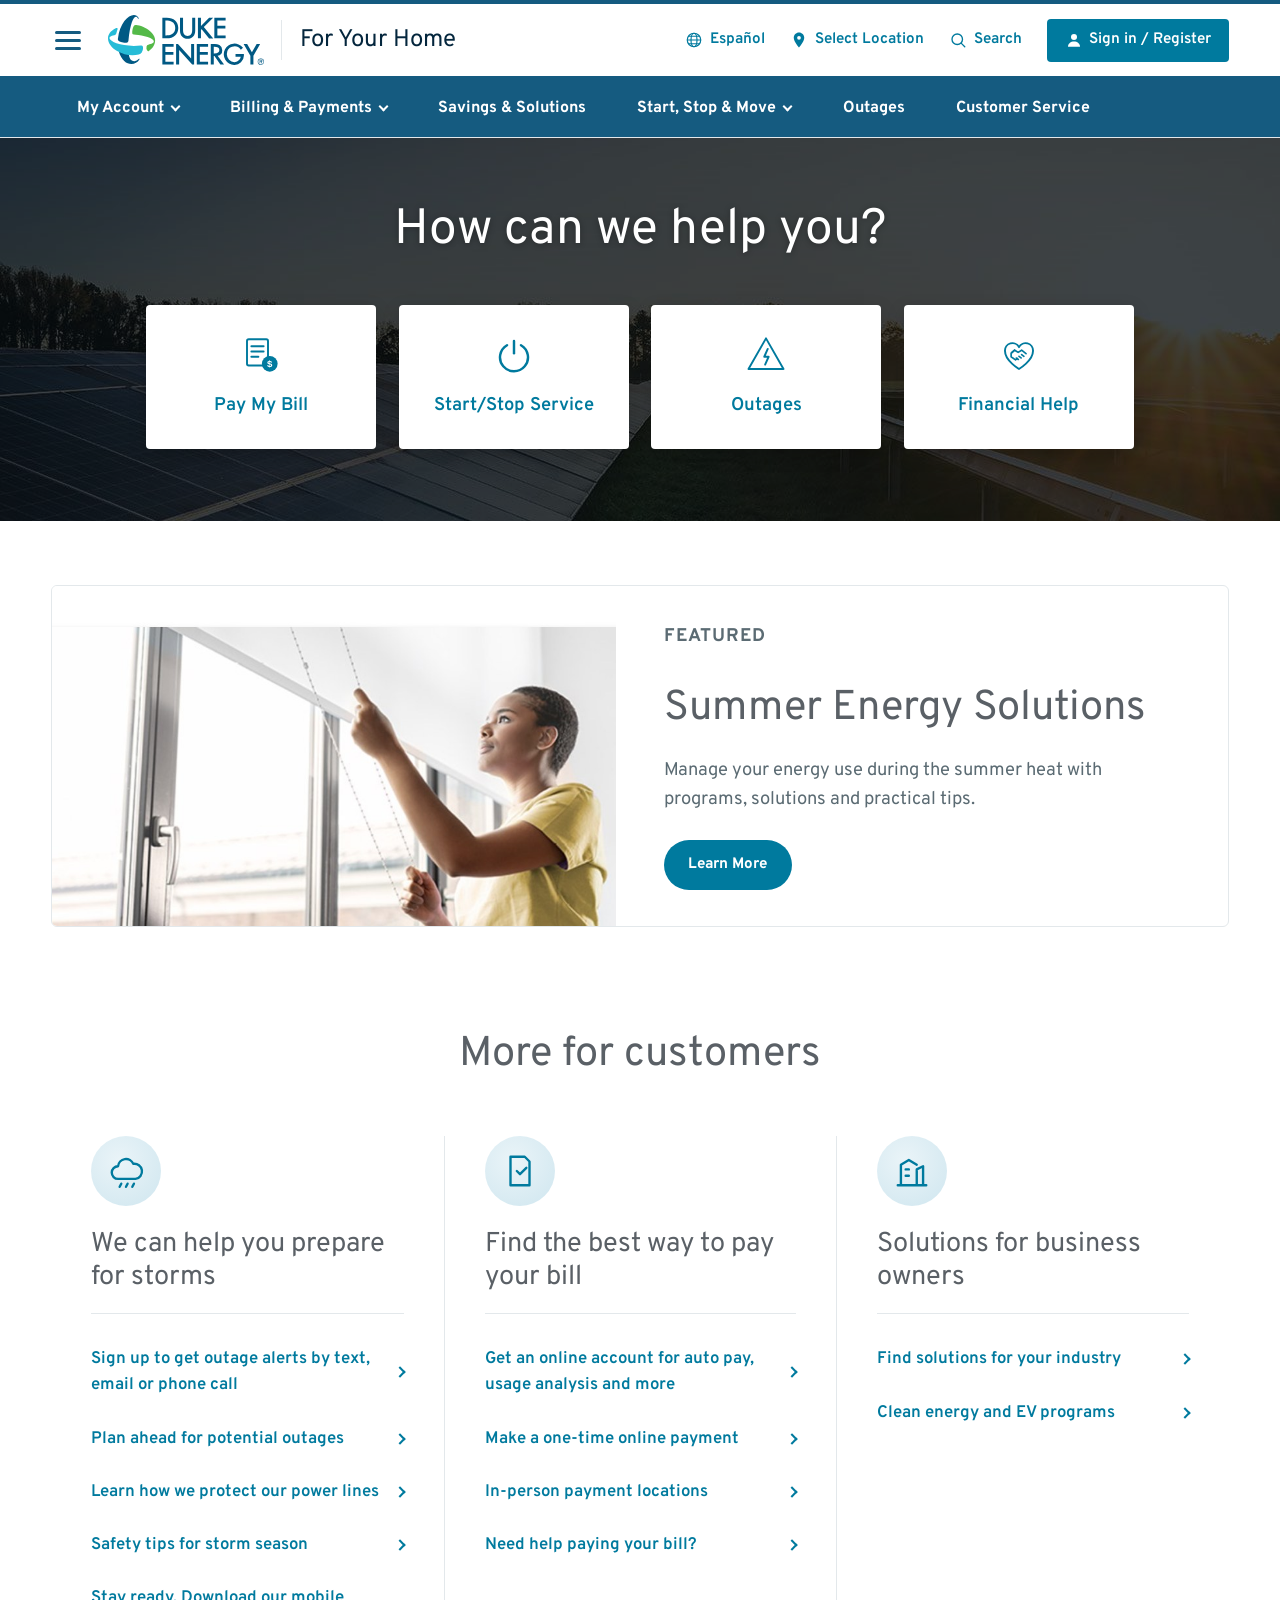
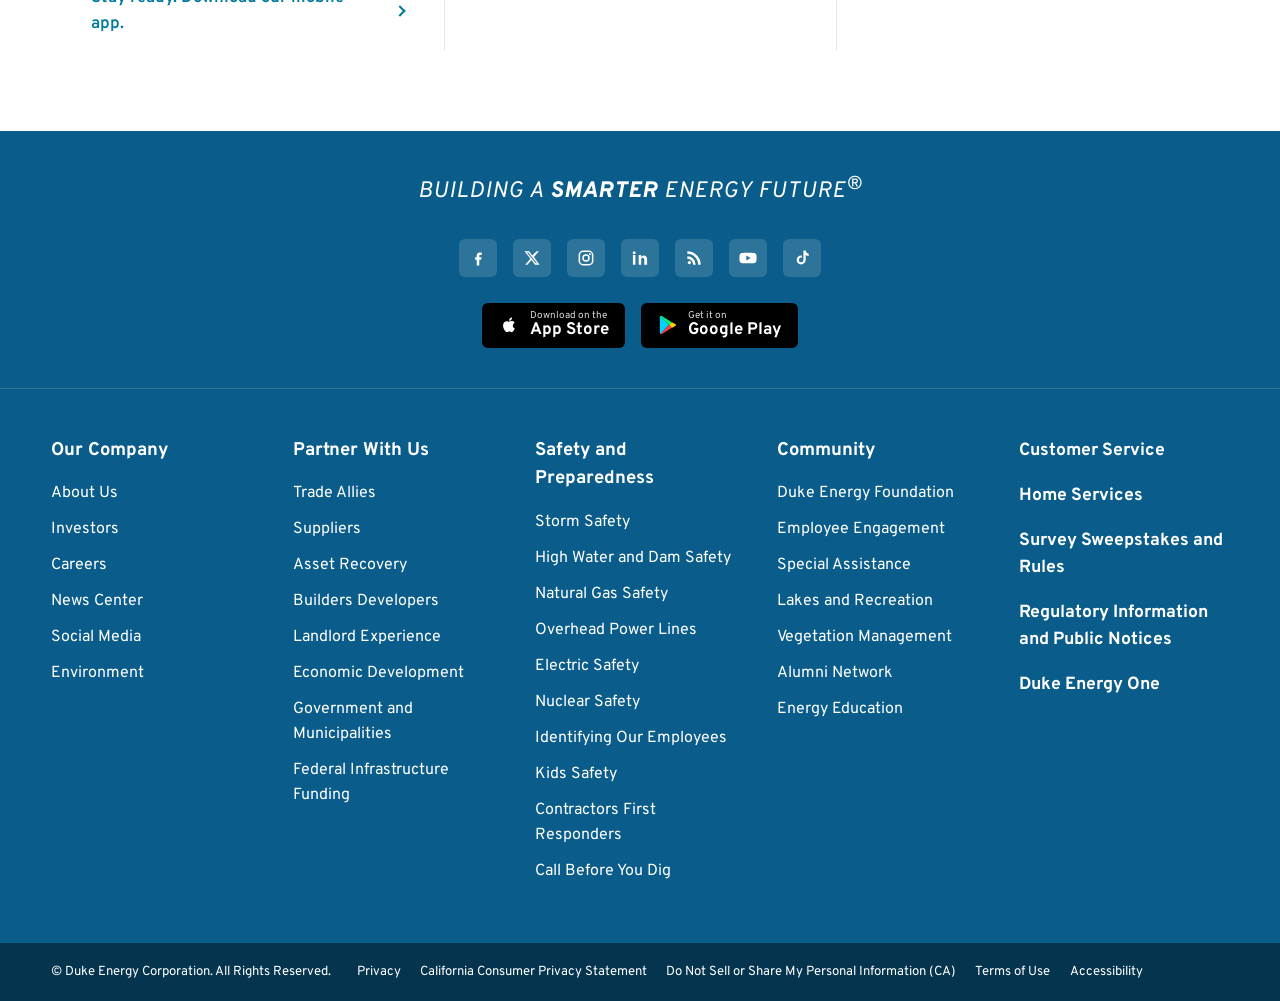
<file: index.html>
<!DOCTYPE html>
<html lang="en">
<head>
  <meta charset="UTF-8" />
  <meta name="viewport" content="width=device-width, initial-scale=1.0" />
  <title>Duke Energy | For Your Home</title>
  <meta name="description" content="Educational replica. Manage your account, pay your bill, report outages and find energy-saving solutions." />
  <link rel="stylesheet" href="styles.css?v=8" />
  <link rel="preconnect" href="https://fonts.googleapis.com" />
  <link rel="preconnect" href="https://fonts.gstatic.com" crossorigin />
  <link href="https://fonts.googleapis.com/css2?family=Overpass:wght@400;500;600;700;800&display=swap" rel="stylesheet" />
</head>
<body class="duke">
  <!-- DISCLAIMER: Educational fan-made replica for a school project. Recreated styling/logo; not affiliated with, endorsed by, or operated by Duke Energy. -->

  <div class="topband"></div>

  <header class="dh-header">
    <div class="container dh-top">
      <button class="dh-burger" id="navBurger" aria-label="Open navigation menu" aria-expanded="false" aria-controls="navDrawer">
        <span></span><span></span><span></span>
      </button>
      <a href="#" class="dh-logo" aria-label="Duke Energy home">
        <img src="assets/logoduke.svg" alt="Duke Energy" width="150" height="48" />
      </a>
      <span class="dh-divider"></span>
      <span class="dh-foryour">For Your Home</span>

      <div class="dh-utility">
        <a href="#">
          <svg class="dh-uicon" viewBox="0 0 24 24" fill="none" stroke="currentColor" stroke-width="1.6" aria-hidden="true"><circle cx="12" cy="12" r="9"/><ellipse cx="12" cy="12" rx="4" ry="9"/><path d="M3 12h18M4.5 7h15M4.5 17h15"/></svg> Espa&ntilde;ol</a>
        <a href="#">
          <svg class="dh-uicon" viewBox="0 0 24 24" fill="currentColor" aria-hidden="true"><path d="M12 2C8.1 2 5 5.1 5 9c0 5.2 7 13 7 13s7-7.8 7-13c0-3.9-3.1-7-7-7zm0 9.5A2.5 2.5 0 1 1 12 6.5a2.5 2.5 0 0 1 0 5z"/></svg> Select Location</a>
        <a href="#">
          <svg class="dh-uicon" viewBox="0 0 24 24" fill="none" stroke="currentColor" stroke-width="1.8" stroke-linecap="round" aria-hidden="true"><circle cx="11" cy="11" r="7"/><path d="M16.5 16.5L21 21"/></svg> Search</a>
        <a href="#" class="dh-signin" id="signInBtn">
          <svg class="dh-uicon" viewBox="0 0 24 24" fill="currentColor" aria-hidden="true"><circle cx="12" cy="8" r="4"/><path d="M4 21c0-4.4 3.6-7 8-7s8 2.6 8 7z"/></svg> Sign in / Register</a>
      </div>
    </div>

    <nav class="dh-nav" aria-label="Primary">
      <div class="container dh-nav__row">
        <div class="dh-item has-dd">
          <button class="dh-link">My Account <i class="caret"></i></button>
          <div class="dh-dd">
            <a href="#" id="signInBtn2">Sign In / Register</a>
            <a href="#">My Account Benefits</a>
          </div>
        </div>
        <div class="dh-item has-dd">
          <button class="dh-link">Billing &amp; Payments <i class="caret"></i></button>
          <div class="dh-dd">
            <a href="#">Pay Online</a>
            <a href="#">Billing and Payment Options</a>
            <a href="#">Special Assistance</a>
            <a href="#">Reading Your Bill</a>
            <a href="#">Payment Locations</a>
            <a href="#">Bill Inserts</a>
            <a href="#">Rates</a>
          </div>
        </div>
        <div class="dh-item">
          <a class="dh-link" href="#">Savings &amp; Solutions</a>
        </div>
        <div class="dh-item has-dd">
          <button class="dh-link">Start, Stop &amp; Move <i class="caret"></i></button>
          <div class="dh-dd">
            <a href="#">Start Service</a>
            <a href="#">Stop Service</a>
            <a href="#">Move Service</a>
            <a href="#">Transfer Service</a>
          </div>
        </div>
        <div class="dh-item">
          <a class="dh-link" href="#">Outages</a>
        </div>
        <div class="dh-item">
          <a class="dh-link" href="#">Customer Service</a>
        </div>
      </div>
    </nav>
  </header>

  <!-- Slide-out navigation drawer -->
  <div class="navdrawer" id="navDrawer" aria-hidden="true">
    <div class="navdrawer__overlay" data-navclose></div>
    <aside class="navdrawer__panel" role="dialog" aria-modal="true" aria-label="Navigation">
      <div class="navdrawer__head">
        <h2>Navigation</h2>
        <button class="navdrawer__close" data-navclose aria-label="Close navigation">
          <svg viewBox="0 0 24 24" fill="none" stroke="currentColor" stroke-width="2" stroke-linecap="round" aria-hidden="true"><path d="M6 6l12 12M18 6L6 18"/></svg>
        </button>
      </div>
      <nav class="navdrawer__body" aria-label="Site">
        <div class="navdrawer__audience is-active">For Your Home</div>
        <ul class="navdrawer__sub">
          <li><a href="#">My Account <i class="rchev"></i></a></li>
          <li><a href="#">Billing &amp; Payments <i class="rchev"></i></a></li>
          <li><a href="#">Savings &amp; Solutions</a></li>
          <li><a href="#">Start, Stop &amp; Move <i class="rchev"></i></a></li>
          <li><a href="#">Outages</a></li>
          <li><a href="#">Customer Service</a></li>
        </ul>
        <ul class="navdrawer__top">
          <li><a href="#">For Your Business <i class="rchev"></i></a></li>
          <li><a href="#">Our Company <i class="rchev"></i></a></li>
          <li><a href="#">Investor Relations <i class="rchev"></i></a></li>
          <li><a href="#">Partner With Us <i class="rchev"></i></a></li>
          <li><a href="#">Safety &amp; Preparedness <i class="rchev"></i></a></li>
          <li><a href="#">Energy Education <i class="rchev"></i></a></li>
          <li><a href="#">Community <i class="rchev"></i></a></li>
        </ul>
      </nav>
    </aside>
  </div>

  <!-- Hero -->
  <section class="dh-hero">
    <div class="container dh-hero__inner">
      <h1 class="dh-hero__title">How can we help you?</h1>
      <div class="dh-hero__cards">
        <a href="#" class="dh-hcard" id="payCard">
          <!-- Bill with dollar badge -->
          <svg viewBox="0 0 48 48" fill="none" xmlns="http://www.w3.org/2000/svg" aria-hidden="true" width="48" height="48">
            <rect x="8" y="6" width="24" height="30" rx="2" stroke="currentColor" stroke-width="2.2" fill="none"/>
            <line x1="13" y1="14" x2="27" y2="14" stroke="currentColor" stroke-width="2.2" stroke-linecap="round"/>
            <line x1="13" y1="20" x2="27" y2="20" stroke="currentColor" stroke-width="2.2" stroke-linecap="round"/>
            <line x1="13" y1="26" x2="21" y2="26" stroke="currentColor" stroke-width="2.2" stroke-linecap="round"/>
            <circle cx="34" cy="34" r="9" fill="currentColor"/>
            <text x="34" y="38" text-anchor="middle" font-size="11" font-weight="700" fill="#fff" font-family="Arial,sans-serif">$</text>
          </svg>
          <span>Pay My Bill</span>
        </a>
        <a href="#" class="dh-hcard">
          <!-- Power button -->
          <svg viewBox="0 0 48 48" fill="none" xmlns="http://www.w3.org/2000/svg" aria-hidden="true" width="48" height="48">
            <path d="M24 8v14" stroke="currentColor" stroke-width="2.8" stroke-linecap="round"/>
            <path d="M16 12.8A16 16 0 1 0 32 12.8" stroke="currentColor" stroke-width="2.8" stroke-linecap="round" fill="none"/>
          </svg>
          <span>Start/Stop Service</span>
        </a>
        <a href="#" class="dh-hcard">
          <!-- Warning triangle with lightning bolt -->
          <svg viewBox="0 0 48 48" fill="none" xmlns="http://www.w3.org/2000/svg" aria-hidden="true" width="48" height="48">
            <path d="M24 5 L44 40 H4 Z" stroke="currentColor" stroke-width="2.2" stroke-linejoin="round" fill="none"/>
            <path d="M26 17l-4 9h5l-4 9" stroke="currentColor" stroke-width="2.2" stroke-linecap="round" stroke-linejoin="round"/>
          </svg>
          <span>Outages</span>
        </a>
        <a href="#" class="dh-hcard">
          <!-- Handshake inside a heart -->
          <svg viewBox="0 0 48 48" fill="none" xmlns="http://www.w3.org/2000/svg" aria-hidden="true" width="48" height="48">
            <path d="M24 40S8 30.5 8 19.5A8.5 8.5 0 0 1 24 15a8.5 8.5 0 0 1 16 4.5C40 30.5 24 40 24 40Z" stroke="currentColor" stroke-width="2.2" stroke-linejoin="round"/>
            <path d="M16 21l3-2.5 4 2.5 4-2.5 5 4" stroke="currentColor" stroke-width="1.9" stroke-linecap="round" stroke-linejoin="round"/>
            <path d="M19 18.5l-4 3.5v4l5 3.5 2-1.5" stroke="currentColor" stroke-width="1.9" stroke-linecap="round" stroke-linejoin="round"/>
            <path d="M21 27.5l2.2 1.6M24 25.5l2.4 1.8M27 23.5l2.6 2" stroke="currentColor" stroke-width="1.9" stroke-linecap="round"/>
          </svg>
          <span>Financial Help</span>
        </a>
      </div>
    </div>
  </section>

  <!-- Featured -->
  <section class="dh-feature">
    <div class="container dh-feature__inner">
      <div class="dh-feature__img" aria-hidden="true"></div>
      <div class="dh-feature__text">
        <p class="dh-eyebrow">FEATURED</p>
        <h2>Summer Energy Solutions</h2>
        <p>Manage your energy use during the summer heat with programs, solutions and practical tips.</p>
        <a href="#" class="btn btn--accent">Learn More</a>
      </div>
    </div>
  </section>

  <!-- More for customers -->
  <section class="dh-more">
    <div class="container">
      <h2 class="dh-more__title">More for customers</h2>
      <div class="dh-more__grid">
        <div class="dh-mcol">
          <span class="dh-micon">
            <svg viewBox="0 0 24 24" fill="none" stroke="currentColor" stroke-width="1.5" stroke-linecap="round" stroke-linejoin="round" aria-hidden="true"><path d="M7 17a4 4 0 0 1 0-8 5 5 0 0 1 9.6-1.5A3.5 3.5 0 0 1 18 17H7Z"/><path d="M9 20l-1 2M13 20l-1 2M17 20l-1 2"/></svg>
          </span>
          <h3>We can help you prepare for storms</h3>
          <ul class="dh-links">
            <li><a href="#">Sign up to get outage alerts by text, email or phone call <i class="rchev"></i></a></li>
            <li><a href="#">Plan ahead for potential outages <i class="rchev"></i></a></li>
            <li><a href="#">Learn how we protect our power lines <i class="rchev"></i></a></li>
            <li><a href="#">Safety tips for storm season <i class="rchev"></i></a></li>
            <li><a href="#">Stay ready. Download our mobile app. <i class="rchev"></i></a></li>
          </ul>
        </div>
        <div class="dh-mcol">
          <span class="dh-micon">
            <svg viewBox="0 0 24 24" fill="none" stroke="currentColor" stroke-width="1.5" stroke-linecap="round" stroke-linejoin="round" aria-hidden="true"><path d="M6 3h9l3 3v15H6z"/><path d="M10 12l2 2 4-4"/></svg>
          </span>
          <h3>Find the best way to pay your bill</h3>
          <ul class="dh-links">
            <li><a href="#">Get an online account for auto pay, usage analysis and more <i class="rchev"></i></a></li>
            <li><a href="#">Make a one-time online payment <i class="rchev"></i></a></li>
            <li><a href="#">In-person payment locations <i class="rchev"></i></a></li>
            <li><a href="#">Need help paying your bill? <i class="rchev"></i></a></li>
          </ul>
        </div>
        <div class="dh-mcol">
          <span class="dh-micon">
            <svg viewBox="0 0 24 24" fill="none" stroke="currentColor" stroke-width="1.5" stroke-linecap="round" stroke-linejoin="round" aria-hidden="true"><path d="M3 21h18M5 21V8l5-3 5 3M15 21V11l4-2v12"/><path d="M8 11h2M8 15h2"/></svg>
          </span>
          <h3>Solutions for business owners</h3>
          <ul class="dh-links">
            <li><a href="#">Find solutions for your industry <i class="rchev"></i></a></li>
            <li><a href="#">Clean energy and EV programs <i class="rchev"></i></a></li>
          </ul>
        </div>
      </div>
    </div>
  </section>

  <!-- Footer -->
  <footer class="dh-footer">
    <div class="dh-footer__top">
      <p class="dh-tagline">BUILDING A <strong>SMARTER</strong> ENERGY FUTURE<sup>&reg;</sup></p>
      <div class="dh-social" aria-label="Social media">
        <a href="#" aria-label="Facebook"><svg viewBox="0 0 24 24" fill="currentColor" aria-hidden="true"><path d="M14 8.5h2.5V5.5H14c-2.2 0-3.5 1.3-3.5 3.5v2H8.5v3h2v7h3v-7h2.3l.4-3h-2.7V9.3c0-.5.3-.8.8-.8z"/></svg></a>
        <a href="#" aria-label="X"><svg viewBox="0 0 24 24" fill="currentColor" aria-hidden="true"><path d="M17.5 4h2.7l-5.9 6.7L21 20h-5.4l-4.2-5.5L6.5 20H3.8l6.3-7.2L3 4h5.5l3.8 5zm-.95 14.4h1.5L7.5 5.5H5.9z"/></svg></a>
        <a href="#" aria-label="Instagram"><svg viewBox="0 0 24 24" fill="none" stroke="currentColor" stroke-width="1.8" aria-hidden="true"><rect x="4" y="4" width="16" height="16" rx="4.5"/><circle cx="12" cy="12" r="3.6"/><circle cx="16.6" cy="7.4" r="1.1" fill="currentColor" stroke="none"/></svg></a>
        <a href="#" aria-label="LinkedIn"><svg viewBox="0 0 24 24" fill="currentColor" aria-hidden="true"><path d="M6.5 8.5h-3V20h3zM5 4a1.8 1.8 0 1 0 0 3.6A1.8 1.8 0 0 0 5 4zM20.5 20v-6.4c0-3.2-1.7-4.7-4-4.7-1.8 0-2.6 1-3.1 1.7V8.5h-3V20h3v-6.2c0-.3 0-.6.1-.8.3-.6.8-1.3 1.8-1.3 1.3 0 1.8 1 1.8 2.4V20z"/></svg></a>
        <a href="#" aria-label="RSS"><svg viewBox="0 0 24 24" fill="currentColor" aria-hidden="true"><circle cx="6.5" cy="17.5" r="2"/><path d="M4 4v3a13 13 0 0 1 13 13h3A16 16 0 0 0 4 4z"/><path d="M4 10v3a7 7 0 0 1 7 7h3a10 10 0 0 0-10-10z"/></svg></a>
        <a href="#" aria-label="YouTube"><svg viewBox="0 0 24 24" fill="currentColor" aria-hidden="true"><path d="M22 8.2a3 3 0 0 0-2.1-2.1C18 5.6 12 5.6 12 5.6s-6 0-7.9.5A3 3 0 0 0 2 8.2 31 31 0 0 0 1.7 12 31 31 0 0 0 2 15.8a3 3 0 0 0 2.1 2.1c1.9.5 7.9.5 7.9.5s6 0 7.9-.5a3 3 0 0 0 2.1-2.1A31 31 0 0 0 22.3 12 31 31 0 0 0 22 8.2zM10 15V9l5.2 3z"/></svg></a>
        <a href="#" aria-label="TikTok"><svg viewBox="0 0 24 24" fill="currentColor" aria-hidden="true"><path d="M16.5 3c.3 2 1.6 3.6 3.5 3.9v2.6c-1.3 0-2.6-.4-3.6-1.1v5.9a5.4 5.4 0 1 1-5.4-5.4c.3 0 .5 0 .8.1v2.7a2.7 2.7 0 1 0 1.9 2.6V3z"/></svg></a>
      </div>
      <div class="dh-apps">
        <a href="#" class="dh-app">
          <svg class="dh-app__icon" viewBox="0 0 24 24" fill="currentColor" aria-hidden="true"><path d="M16.4 12.6c0-2.1 1.7-3.1 1.8-3.2-1-1.4-2.5-1.6-3-1.7-1.3-.1-2.5.8-3.1.8-.7 0-1.6-.7-2.6-.7-1.3 0-2.6.8-3.3 2-1.4 2.4-.4 6 1 8 .7 1 1.5 2 2.5 2 1 0 1.4-.6 2.6-.6s1.5.6 2.6.6 1.7-1 2.4-2c.7-1.1 1-2.1 1-2.2-.1 0-2.3-.9-2.3-3.1zM14.5 6.3c.5-.7.9-1.6.8-2.6-.8 0-1.8.6-2.4 1.2-.5.6-.9 1.5-.8 2.4.9.1 1.8-.4 2.4-1z"/></svg>
          <span><small>Download on the</small><strong>App Store</strong></span>
        </a>
        <a href="#" class="dh-app">
          <svg class="dh-app__icon" viewBox="0 0 24 24" aria-hidden="true"><path fill="#00d3ff" d="M3.6 2.3c-.3.3-.5.8-.5 1.4v16.6c0 .6.2 1.1.5 1.4l.1.1L13 12.1v-.2L3.7 2.2z"/><path fill="#ffce00" d="M16.1 15.2 13 12.1v-.2l3.1-3.1.1.1 3.7 2.1c1.1.6 1.1 1.6 0 2.2z"/><path fill="#ff3a44" d="M16.2 15.1 13 12 3.6 21.7c.4.4 1 .4 1.7.1z"/><path fill="#00f076" d="M16.2 8.9 5.3 2.2c-.7-.4-1.3-.4-1.7.1L13 12z"/></svg>
          <span><small>Get it on</small><strong>Google Play</strong></span>
        </a>
      </div>
    </div>

    <div class="dh-footer__cols">
      <div class="container dh-footer__grid">
        <div>
          <h4>Our Company</h4>
          <ul>
            <li><a href="#">About Us</a></li>
            <li><a href="#">Investors</a></li>
            <li><a href="#">Careers</a></li>
            <li><a href="#">News Center</a></li>
            <li><a href="#">Social Media</a></li>
            <li><a href="#">Environment</a></li>
          </ul>
        </div>
        <div>
          <h4>Partner With Us</h4>
          <ul>
            <li><a href="#">Trade Allies</a></li>
            <li><a href="#">Suppliers</a></li>
            <li><a href="#">Asset Recovery</a></li>
            <li><a href="#">Builders Developers</a></li>
            <li><a href="#">Landlord Experience</a></li>
            <li><a href="#">Economic Development</a></li>
            <li><a href="#">Government and Municipalities</a></li>
            <li><a href="#">Federal Infrastructure Funding</a></li>
          </ul>
        </div>
        <div>
          <h4>Safety and Preparedness</h4>
          <ul>
            <li><a href="#">Storm Safety</a></li>
            <li><a href="#">High Water and Dam Safety</a></li>
            <li><a href="#">Natural Gas Safety</a></li>
            <li><a href="#">Overhead Power Lines</a></li>
            <li><a href="#">Electric Safety</a></li>
            <li><a href="#">Nuclear Safety</a></li>
            <li><a href="#">Identifying Our Employees</a></li>
            <li><a href="#">Kids Safety</a></li>
            <li><a href="#">Contractors First Responders</a></li>
            <li><a href="#">Call Before You Dig</a></li>
          </ul>
        </div>
        <div>
          <h4>Community</h4>
          <ul>
            <li><a href="#">Duke Energy Foundation</a></li>
            <li><a href="#">Employee Engagement</a></li>
            <li><a href="#">Special Assistance</a></li>
            <li><a href="#">Lakes and Recreation</a></li>
            <li><a href="#">Vegetation Management</a></li>
            <li><a href="#">Alumni Network</a></li>
            <li><a href="#">Energy Education</a></li>
          </ul>
        </div>
        <div>
          <ul class="dh-footer__bold">
            <li><a href="#">Customer Service</a></li>
            <li><a href="#">Home Services</a></li>
            <li><a href="#">Survey Sweepstakes and Rules</a></li>
            <li><a href="#">Regulatory Information and Public Notices</a></li>
            <li><a href="#">Duke Energy One</a></li>
          </ul>
        </div>
      </div>
    </div>

    <div class="dh-footer__bottom">
      <div class="container dh-footer__bottom-row">
        <p>&copy; Duke Energy Corporation. All Rights Reserved.</p>
        <ul>
          <li><a href="#">Privacy</a></li>
          <li><a href="#">California Consumer Privacy Statement</a></li>
          <li><a href="#">Do Not Sell or Share My Personal Information (CA)</a></li>
          <li><a href="#">Terms of Use</a></li>
          <li><a href="#">Accessibility</a></li>
        </ul>
      </div>
    </div>
  </footer>

  <!-- Sign In modal -->
  <div class="modal" id="loginModal" aria-hidden="true">
    <div class="modal__overlay" data-close></div>
    <div class="modal__dialog" role="dialog" aria-modal="true" aria-labelledby="loginTitle">
      <button class="modal__close" data-close aria-label="Close">&times;</button>
      <div class="modal__brand">
        <img src="assets/logoduke.svg" alt="Duke Energy" width="150" height="48" />
      </div>
      <h2 id="loginTitle" class="modal__title">Sign in to your account</h2>
      <form id="loginForm" class="loginform">
        <label>Username
          <input type="text" id="username" autocomplete="username" required />
        </label>
        <label>Password
          <input type="password" id="password" autocomplete="current-password" required />
        </label>
        <p class="loginform__error" id="loginError" hidden>Invalid username or password. Please try again.</p>
        <button type="submit" class="btn btn--accent btn--lg loginform__submit">Sign In</button>
        <div class="loginform__links">
          <a href="#">Forgot username?</a>
          <a href="#">Forgot password?</a>
        </div>
      </form>
    </div>
  </div>

  <script src="accounts.js?v=8"></script>
  <script src="auth.js"></script>
  <script src="script.js"></script>
</body>
</html>
</file>
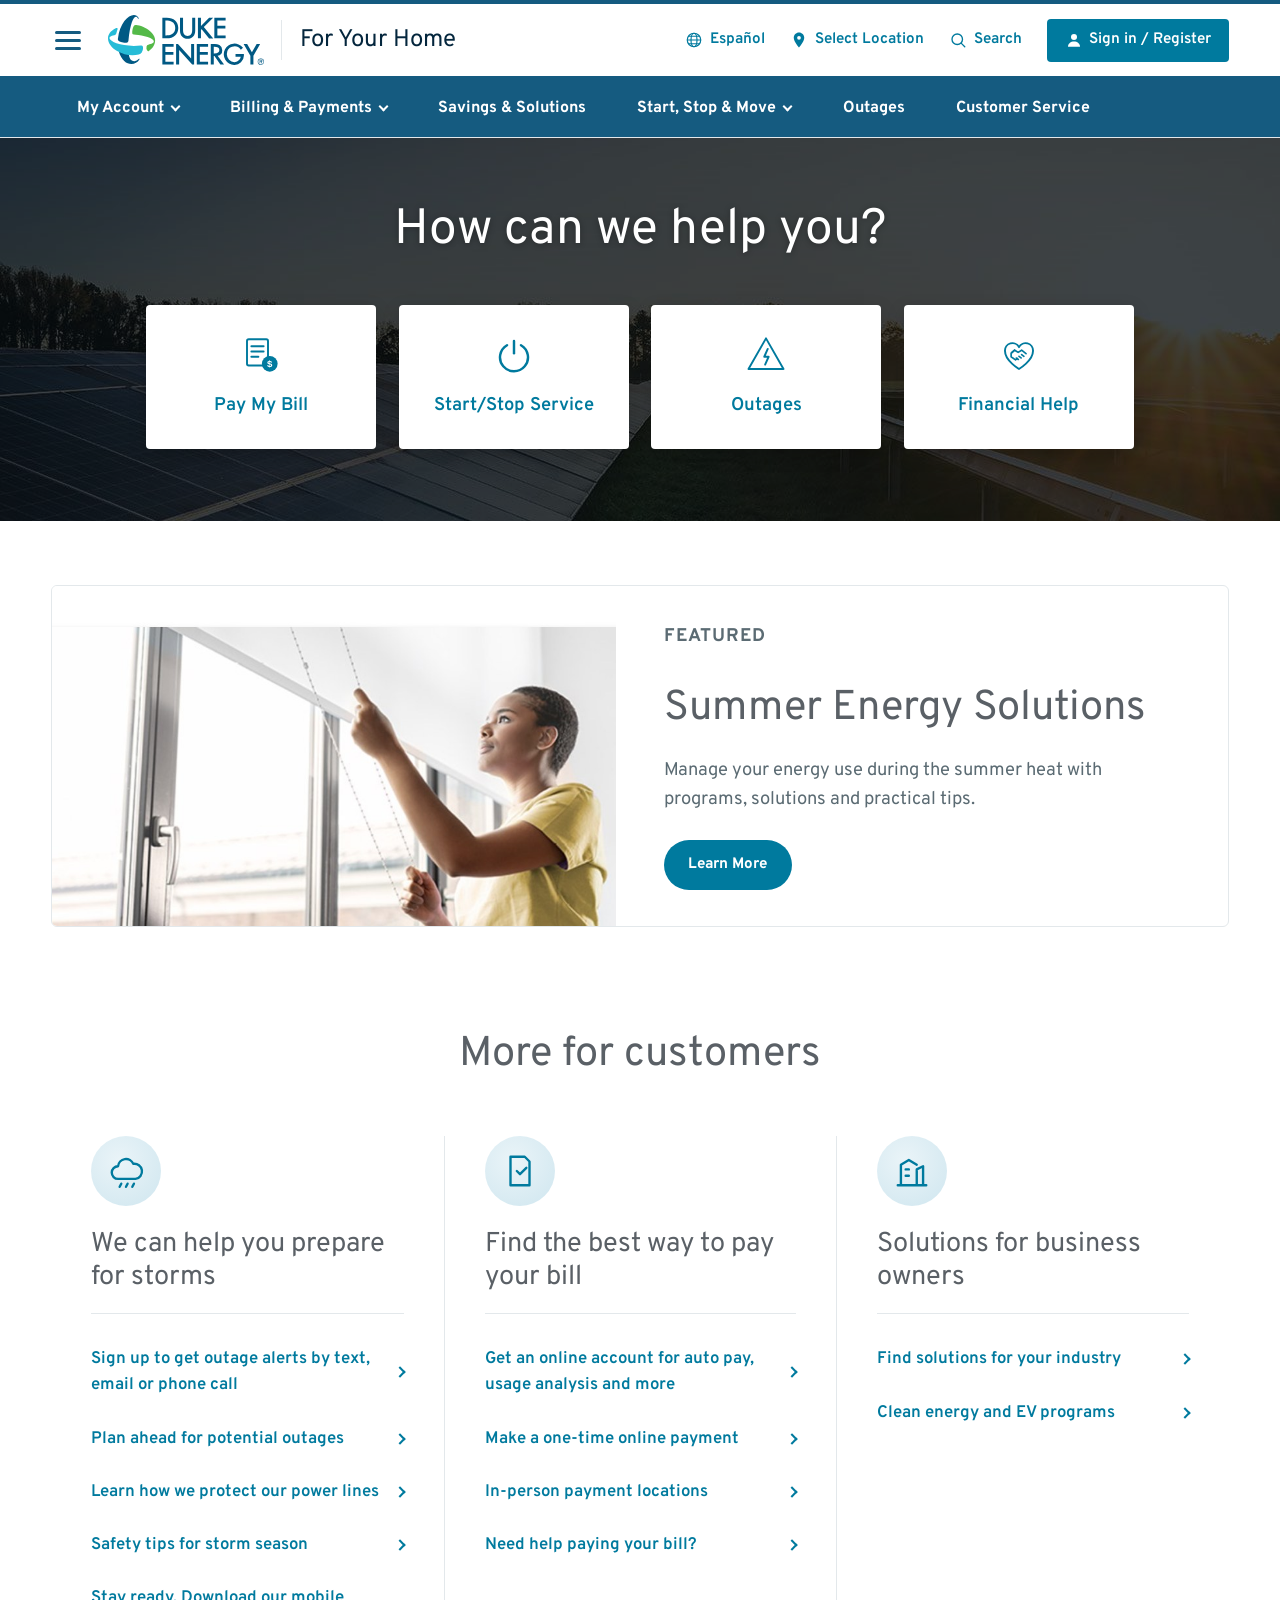
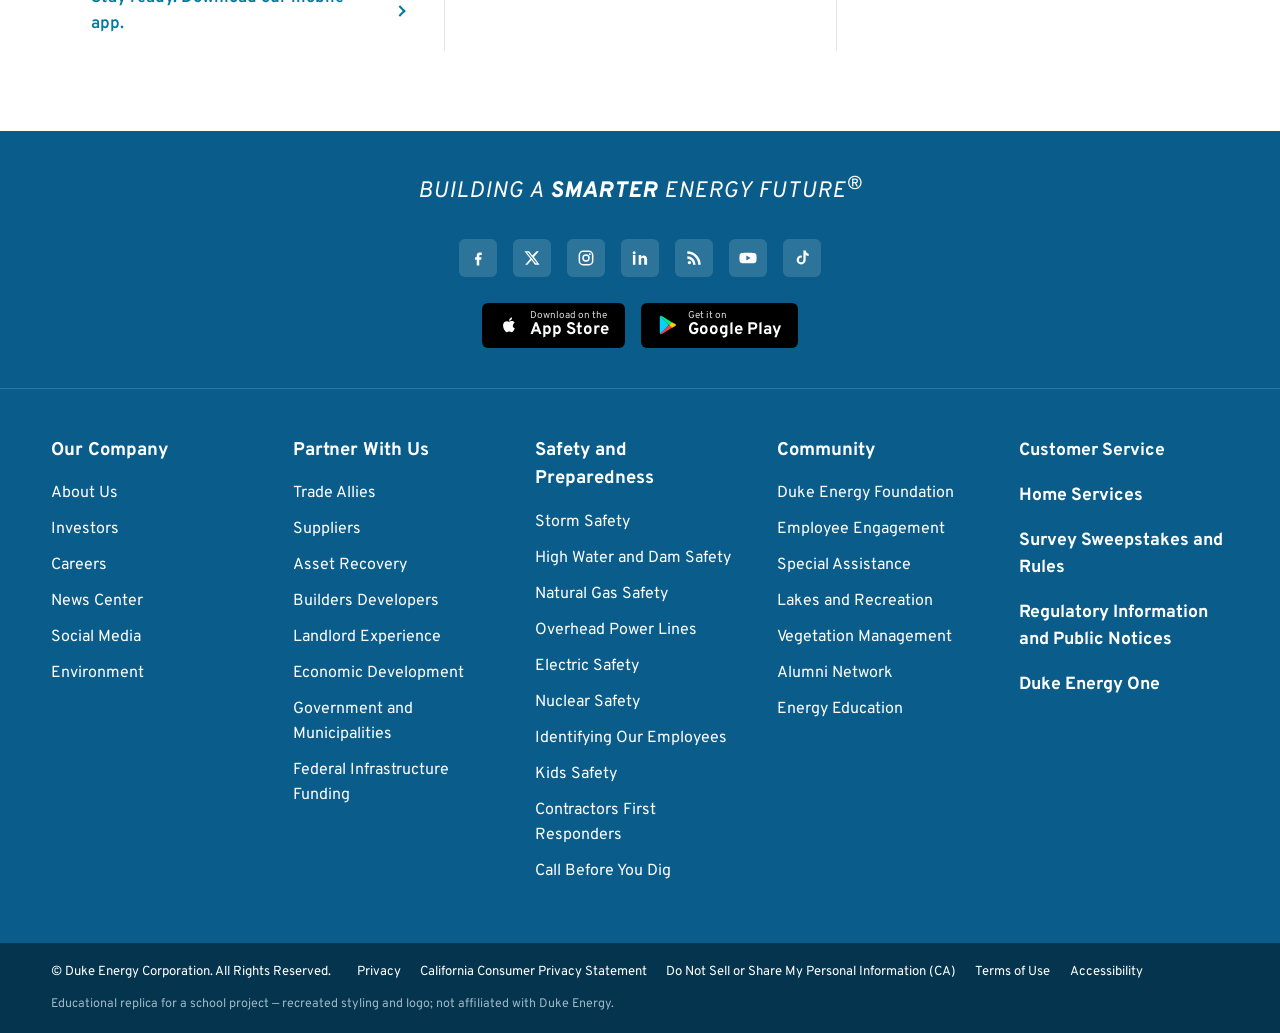
<file: tampa-electric-clone/index.html>
<!DOCTYPE html>
<html lang="en">
<head>
  <meta charset="UTF-8" />
  <meta name="viewport" content="width=device-width, initial-scale=1.0" />
  <title>Duke Energy | For Your Home</title>
  <meta name="description" content="Educational replica. Manage your account, pay your bill, report outages and find energy-saving solutions." />
  <link rel="stylesheet" href="styles.css" />
  <link rel="preconnect" href="https://fonts.googleapis.com" />
  <link rel="preconnect" href="https://fonts.gstatic.com" crossorigin />
  <link href="https://fonts.googleapis.com/css2?family=Overpass:wght@400;500;600;700;800&display=swap" rel="stylesheet" />
</head>
<body class="duke">
  <!-- DISCLAIMER: Educational fan-made replica for a school project. Recreated styling/logo; not affiliated with, endorsed by, or operated by Duke Energy. -->

  <div class="topband"></div>

  <header class="dh-header">
    <div class="container dh-top">
      <button class="dh-burger" id="navBurger" aria-label="Open navigation menu" aria-expanded="false" aria-controls="navDrawer">
        <span></span><span></span><span></span>
      </button>
      <a href="#" class="dh-logo" aria-label="Duke Energy home">
        <img src="assets/logoduke.svg" alt="Duke Energy" width="150" height="48" />
      </a>
      <span class="dh-divider"></span>
      <span class="dh-foryour">For Your Home</span>

      <div class="dh-utility">
        <a href="#">
          <svg class="dh-uicon" viewBox="0 0 24 24" fill="none" stroke="currentColor" stroke-width="1.6" aria-hidden="true"><circle cx="12" cy="12" r="9"/><ellipse cx="12" cy="12" rx="4" ry="9"/><path d="M3 12h18M4.5 7h15M4.5 17h15"/></svg> Espa&ntilde;ol</a>
        <a href="#">
          <svg class="dh-uicon" viewBox="0 0 24 24" fill="currentColor" aria-hidden="true"><path d="M12 2C8.1 2 5 5.1 5 9c0 5.2 7 13 7 13s7-7.8 7-13c0-3.9-3.1-7-7-7zm0 9.5A2.5 2.5 0 1 1 12 6.5a2.5 2.5 0 0 1 0 5z"/></svg> Select Location</a>
        <a href="#">
          <svg class="dh-uicon" viewBox="0 0 24 24" fill="none" stroke="currentColor" stroke-width="1.8" stroke-linecap="round" aria-hidden="true"><circle cx="11" cy="11" r="7"/><path d="M16.5 16.5L21 21"/></svg> Search</a>
        <a href="#" class="dh-signin" id="signInBtn">
          <svg class="dh-uicon" viewBox="0 0 24 24" fill="currentColor" aria-hidden="true"><circle cx="12" cy="8" r="4"/><path d="M4 21c0-4.4 3.6-7 8-7s8 2.6 8 7z"/></svg> Sign in / Register</a>
      </div>
    </div>

    <nav class="dh-nav" aria-label="Primary">
      <div class="container dh-nav__row">
        <div class="dh-item has-dd">
          <button class="dh-link">My Account <i class="caret"></i></button>
          <div class="dh-dd">
            <a href="#" id="signInBtn2">Sign In / Register</a>
            <a href="#">My Account Benefits</a>
          </div>
        </div>
        <div class="dh-item has-dd">
          <button class="dh-link">Billing &amp; Payments <i class="caret"></i></button>
          <div class="dh-dd">
            <a href="#">Pay Online</a>
            <a href="#">Billing and Payment Options</a>
            <a href="#">Special Assistance</a>
            <a href="#">Reading Your Bill</a>
            <a href="#">Payment Locations</a>
            <a href="#">Bill Inserts</a>
            <a href="#">Rates</a>
          </div>
        </div>
        <div class="dh-item">
          <a class="dh-link" href="#">Savings &amp; Solutions</a>
        </div>
        <div class="dh-item has-dd">
          <button class="dh-link">Start, Stop &amp; Move <i class="caret"></i></button>
          <div class="dh-dd">
            <a href="#">Start Service</a>
            <a href="#">Stop Service</a>
            <a href="#">Move Service</a>
            <a href="#">Transfer Service</a>
          </div>
        </div>
        <div class="dh-item">
          <a class="dh-link" href="#">Outages</a>
        </div>
        <div class="dh-item">
          <a class="dh-link" href="#">Customer Service</a>
        </div>
      </div>
    </nav>
  </header>

  <!-- Slide-out navigation drawer -->
  <div class="navdrawer" id="navDrawer" aria-hidden="true">
    <div class="navdrawer__overlay" data-navclose></div>
    <aside class="navdrawer__panel" role="dialog" aria-modal="true" aria-label="Navigation">
      <div class="navdrawer__head">
        <h2>Navigation</h2>
        <button class="navdrawer__close" data-navclose aria-label="Close navigation">
          <svg viewBox="0 0 24 24" fill="none" stroke="currentColor" stroke-width="2" stroke-linecap="round" aria-hidden="true"><path d="M6 6l12 12M18 6L6 18"/></svg>
        </button>
      </div>
      <nav class="navdrawer__body" aria-label="Site">
        <div class="navdrawer__audience is-active">For Your Home</div>
        <ul class="navdrawer__sub">
          <li><a href="#">My Account <i class="rchev"></i></a></li>
          <li><a href="#">Billing &amp; Payments <i class="rchev"></i></a></li>
          <li><a href="#">Savings &amp; Solutions</a></li>
          <li><a href="#">Start, Stop &amp; Move <i class="rchev"></i></a></li>
          <li><a href="#">Outages</a></li>
          <li><a href="#">Customer Service</a></li>
        </ul>
        <ul class="navdrawer__top">
          <li><a href="#">For Your Business <i class="rchev"></i></a></li>
          <li><a href="#">Our Company <i class="rchev"></i></a></li>
          <li><a href="#">Investor Relations <i class="rchev"></i></a></li>
          <li><a href="#">Partner With Us <i class="rchev"></i></a></li>
          <li><a href="#">Safety &amp; Preparedness <i class="rchev"></i></a></li>
          <li><a href="#">Energy Education <i class="rchev"></i></a></li>
          <li><a href="#">Community <i class="rchev"></i></a></li>
        </ul>
      </nav>
    </aside>
  </div>

  <!-- Hero -->
  <section class="dh-hero">
    <div class="container dh-hero__inner">
      <h1 class="dh-hero__title">How can we help you?</h1>
      <div class="dh-hero__cards">
        <a href="#" class="dh-hcard" id="payCard">
          <!-- Bill with dollar badge -->
          <svg viewBox="0 0 48 48" fill="none" xmlns="http://www.w3.org/2000/svg" aria-hidden="true" width="48" height="48">
            <rect x="8" y="6" width="24" height="30" rx="2" stroke="currentColor" stroke-width="2.2" fill="none"/>
            <line x1="13" y1="14" x2="27" y2="14" stroke="currentColor" stroke-width="2.2" stroke-linecap="round"/>
            <line x1="13" y1="20" x2="27" y2="20" stroke="currentColor" stroke-width="2.2" stroke-linecap="round"/>
            <line x1="13" y1="26" x2="21" y2="26" stroke="currentColor" stroke-width="2.2" stroke-linecap="round"/>
            <circle cx="34" cy="34" r="9" fill="currentColor"/>
            <text x="34" y="38" text-anchor="middle" font-size="11" font-weight="700" fill="#fff" font-family="Arial,sans-serif">$</text>
          </svg>
          <span>Pay My Bill</span>
        </a>
        <a href="#" class="dh-hcard">
          <!-- Power button -->
          <svg viewBox="0 0 48 48" fill="none" xmlns="http://www.w3.org/2000/svg" aria-hidden="true" width="48" height="48">
            <path d="M24 8v14" stroke="currentColor" stroke-width="2.8" stroke-linecap="round"/>
            <path d="M16 12.8A16 16 0 1 0 32 12.8" stroke="currentColor" stroke-width="2.8" stroke-linecap="round" fill="none"/>
          </svg>
          <span>Start/Stop Service</span>
        </a>
        <a href="#" class="dh-hcard">
          <!-- Warning triangle with lightning bolt -->
          <svg viewBox="0 0 48 48" fill="none" xmlns="http://www.w3.org/2000/svg" aria-hidden="true" width="48" height="48">
            <path d="M24 5 L44 40 H4 Z" stroke="currentColor" stroke-width="2.2" stroke-linejoin="round" fill="none"/>
            <path d="M26 17l-4 9h5l-4 9" stroke="currentColor" stroke-width="2.2" stroke-linecap="round" stroke-linejoin="round"/>
          </svg>
          <span>Outages</span>
        </a>
        <a href="#" class="dh-hcard">
          <!-- Handshake inside a heart -->
          <svg viewBox="0 0 48 48" fill="none" xmlns="http://www.w3.org/2000/svg" aria-hidden="true" width="48" height="48">
            <path d="M24 40S8 30.5 8 19.5A8.5 8.5 0 0 1 24 15a8.5 8.5 0 0 1 16 4.5C40 30.5 24 40 24 40Z" stroke="currentColor" stroke-width="2.2" stroke-linejoin="round"/>
            <path d="M16 21l3-2.5 4 2.5 4-2.5 5 4" stroke="currentColor" stroke-width="1.9" stroke-linecap="round" stroke-linejoin="round"/>
            <path d="M19 18.5l-4 3.5v4l5 3.5 2-1.5" stroke="currentColor" stroke-width="1.9" stroke-linecap="round" stroke-linejoin="round"/>
            <path d="M21 27.5l2.2 1.6M24 25.5l2.4 1.8M27 23.5l2.6 2" stroke="currentColor" stroke-width="1.9" stroke-linecap="round"/>
          </svg>
          <span>Financial Help</span>
        </a>
      </div>
    </div>
  </section>

  <!-- Featured -->
  <section class="dh-feature">
    <div class="container dh-feature__inner">
      <div class="dh-feature__img" aria-hidden="true"></div>
      <div class="dh-feature__text">
        <p class="dh-eyebrow">FEATURED</p>
        <h2>Summer Energy Solutions</h2>
        <p>Manage your energy use during the summer heat with programs, solutions and practical tips.</p>
        <a href="#" class="btn btn--accent">Learn More</a>
      </div>
    </div>
  </section>

  <!-- More for customers -->
  <section class="dh-more">
    <div class="container">
      <h2 class="dh-more__title">More for customers</h2>
      <div class="dh-more__grid">
        <div class="dh-mcol">
          <span class="dh-micon">
            <svg viewBox="0 0 24 24" fill="none" stroke="currentColor" stroke-width="1.5" stroke-linecap="round" stroke-linejoin="round" aria-hidden="true"><path d="M7 17a4 4 0 0 1 0-8 5 5 0 0 1 9.6-1.5A3.5 3.5 0 0 1 18 17H7Z"/><path d="M9 20l-1 2M13 20l-1 2M17 20l-1 2"/></svg>
          </span>
          <h3>We can help you prepare for storms</h3>
          <ul class="dh-links">
            <li><a href="#">Sign up to get outage alerts by text, email or phone call <i class="rchev"></i></a></li>
            <li><a href="#">Plan ahead for potential outages <i class="rchev"></i></a></li>
            <li><a href="#">Learn how we protect our power lines <i class="rchev"></i></a></li>
            <li><a href="#">Safety tips for storm season <i class="rchev"></i></a></li>
            <li><a href="#">Stay ready. Download our mobile app. <i class="rchev"></i></a></li>
          </ul>
        </div>
        <div class="dh-mcol">
          <span class="dh-micon">
            <svg viewBox="0 0 24 24" fill="none" stroke="currentColor" stroke-width="1.5" stroke-linecap="round" stroke-linejoin="round" aria-hidden="true"><path d="M6 3h9l3 3v15H6z"/><path d="M10 12l2 2 4-4"/></svg>
          </span>
          <h3>Find the best way to pay your bill</h3>
          <ul class="dh-links">
            <li><a href="#">Get an online account for auto pay, usage analysis and more <i class="rchev"></i></a></li>
            <li><a href="#">Make a one-time online payment <i class="rchev"></i></a></li>
            <li><a href="#">In-person payment locations <i class="rchev"></i></a></li>
            <li><a href="#">Need help paying your bill? <i class="rchev"></i></a></li>
          </ul>
        </div>
        <div class="dh-mcol">
          <span class="dh-micon">
            <svg viewBox="0 0 24 24" fill="none" stroke="currentColor" stroke-width="1.5" stroke-linecap="round" stroke-linejoin="round" aria-hidden="true"><path d="M3 21h18M5 21V8l5-3 5 3M15 21V11l4-2v12"/><path d="M8 11h2M8 15h2"/></svg>
          </span>
          <h3>Solutions for business owners</h3>
          <ul class="dh-links">
            <li><a href="#">Find solutions for your industry <i class="rchev"></i></a></li>
            <li><a href="#">Clean energy and EV programs <i class="rchev"></i></a></li>
          </ul>
        </div>
      </div>
    </div>
  </section>

  <!-- Footer -->
  <footer class="dh-footer">
    <div class="dh-footer__top">
      <p class="dh-tagline">BUILDING A <strong>SMARTER</strong> ENERGY FUTURE<sup>&reg;</sup></p>
      <div class="dh-social" aria-label="Social media">
        <a href="#" aria-label="Facebook"><svg viewBox="0 0 24 24" fill="currentColor" aria-hidden="true"><path d="M14 8.5h2.5V5.5H14c-2.2 0-3.5 1.3-3.5 3.5v2H8.5v3h2v7h3v-7h2.3l.4-3h-2.7V9.3c0-.5.3-.8.8-.8z"/></svg></a>
        <a href="#" aria-label="X"><svg viewBox="0 0 24 24" fill="currentColor" aria-hidden="true"><path d="M17.5 4h2.7l-5.9 6.7L21 20h-5.4l-4.2-5.5L6.5 20H3.8l6.3-7.2L3 4h5.5l3.8 5zm-.95 14.4h1.5L7.5 5.5H5.9z"/></svg></a>
        <a href="#" aria-label="Instagram"><svg viewBox="0 0 24 24" fill="none" stroke="currentColor" stroke-width="1.8" aria-hidden="true"><rect x="4" y="4" width="16" height="16" rx="4.5"/><circle cx="12" cy="12" r="3.6"/><circle cx="16.6" cy="7.4" r="1.1" fill="currentColor" stroke="none"/></svg></a>
        <a href="#" aria-label="LinkedIn"><svg viewBox="0 0 24 24" fill="currentColor" aria-hidden="true"><path d="M6.5 8.5h-3V20h3zM5 4a1.8 1.8 0 1 0 0 3.6A1.8 1.8 0 0 0 5 4zM20.5 20v-6.4c0-3.2-1.7-4.7-4-4.7-1.8 0-2.6 1-3.1 1.7V8.5h-3V20h3v-6.2c0-.3 0-.6.1-.8.3-.6.8-1.3 1.8-1.3 1.3 0 1.8 1 1.8 2.4V20z"/></svg></a>
        <a href="#" aria-label="RSS"><svg viewBox="0 0 24 24" fill="currentColor" aria-hidden="true"><circle cx="6.5" cy="17.5" r="2"/><path d="M4 4v3a13 13 0 0 1 13 13h3A16 16 0 0 0 4 4z"/><path d="M4 10v3a7 7 0 0 1 7 7h3a10 10 0 0 0-10-10z"/></svg></a>
        <a href="#" aria-label="YouTube"><svg viewBox="0 0 24 24" fill="currentColor" aria-hidden="true"><path d="M22 8.2a3 3 0 0 0-2.1-2.1C18 5.6 12 5.6 12 5.6s-6 0-7.9.5A3 3 0 0 0 2 8.2 31 31 0 0 0 1.7 12 31 31 0 0 0 2 15.8a3 3 0 0 0 2.1 2.1c1.9.5 7.9.5 7.9.5s6 0 7.9-.5a3 3 0 0 0 2.1-2.1A31 31 0 0 0 22.3 12 31 31 0 0 0 22 8.2zM10 15V9l5.2 3z"/></svg></a>
        <a href="#" aria-label="TikTok"><svg viewBox="0 0 24 24" fill="currentColor" aria-hidden="true"><path d="M16.5 3c.3 2 1.6 3.6 3.5 3.9v2.6c-1.3 0-2.6-.4-3.6-1.1v5.9a5.4 5.4 0 1 1-5.4-5.4c.3 0 .5 0 .8.1v2.7a2.7 2.7 0 1 0 1.9 2.6V3z"/></svg></a>
      </div>
      <div class="dh-apps">
        <a href="#" class="dh-app">
          <svg class="dh-app__icon" viewBox="0 0 24 24" fill="currentColor" aria-hidden="true"><path d="M16.4 12.6c0-2.1 1.7-3.1 1.8-3.2-1-1.4-2.5-1.6-3-1.7-1.3-.1-2.5.8-3.1.8-.7 0-1.6-.7-2.6-.7-1.3 0-2.6.8-3.3 2-1.4 2.4-.4 6 1 8 .7 1 1.5 2 2.5 2 1 0 1.4-.6 2.6-.6s1.5.6 2.6.6 1.7-1 2.4-2c.7-1.1 1-2.1 1-2.2-.1 0-2.3-.9-2.3-3.1zM14.5 6.3c.5-.7.9-1.6.8-2.6-.8 0-1.8.6-2.4 1.2-.5.6-.9 1.5-.8 2.4.9.1 1.8-.4 2.4-1z"/></svg>
          <span><small>Download on the</small><strong>App Store</strong></span>
        </a>
        <a href="#" class="dh-app">
          <svg class="dh-app__icon" viewBox="0 0 24 24" aria-hidden="true"><path fill="#00d3ff" d="M3.6 2.3c-.3.3-.5.8-.5 1.4v16.6c0 .6.2 1.1.5 1.4l.1.1L13 12.1v-.2L3.7 2.2z"/><path fill="#ffce00" d="M16.1 15.2 13 12.1v-.2l3.1-3.1.1.1 3.7 2.1c1.1.6 1.1 1.6 0 2.2z"/><path fill="#ff3a44" d="M16.2 15.1 13 12 3.6 21.7c.4.4 1 .4 1.7.1z"/><path fill="#00f076" d="M16.2 8.9 5.3 2.2c-.7-.4-1.3-.4-1.7.1L13 12z"/></svg>
          <span><small>Get it on</small><strong>Google Play</strong></span>
        </a>
      </div>
    </div>

    <div class="dh-footer__cols">
      <div class="container dh-footer__grid">
        <div>
          <h4>Our Company</h4>
          <ul>
            <li><a href="#">About Us</a></li>
            <li><a href="#">Investors</a></li>
            <li><a href="#">Careers</a></li>
            <li><a href="#">News Center</a></li>
            <li><a href="#">Social Media</a></li>
            <li><a href="#">Environment</a></li>
          </ul>
        </div>
        <div>
          <h4>Partner With Us</h4>
          <ul>
            <li><a href="#">Trade Allies</a></li>
            <li><a href="#">Suppliers</a></li>
            <li><a href="#">Asset Recovery</a></li>
            <li><a href="#">Builders Developers</a></li>
            <li><a href="#">Landlord Experience</a></li>
            <li><a href="#">Economic Development</a></li>
            <li><a href="#">Government and Municipalities</a></li>
            <li><a href="#">Federal Infrastructure Funding</a></li>
          </ul>
        </div>
        <div>
          <h4>Safety and Preparedness</h4>
          <ul>
            <li><a href="#">Storm Safety</a></li>
            <li><a href="#">High Water and Dam Safety</a></li>
            <li><a href="#">Natural Gas Safety</a></li>
            <li><a href="#">Overhead Power Lines</a></li>
            <li><a href="#">Electric Safety</a></li>
            <li><a href="#">Nuclear Safety</a></li>
            <li><a href="#">Identifying Our Employees</a></li>
            <li><a href="#">Kids Safety</a></li>
            <li><a href="#">Contractors First Responders</a></li>
            <li><a href="#">Call Before You Dig</a></li>
          </ul>
        </div>
        <div>
          <h4>Community</h4>
          <ul>
            <li><a href="#">Duke Energy Foundation</a></li>
            <li><a href="#">Employee Engagement</a></li>
            <li><a href="#">Special Assistance</a></li>
            <li><a href="#">Lakes and Recreation</a></li>
            <li><a href="#">Vegetation Management</a></li>
            <li><a href="#">Alumni Network</a></li>
            <li><a href="#">Energy Education</a></li>
          </ul>
        </div>
        <div>
          <ul class="dh-footer__bold">
            <li><a href="#">Customer Service</a></li>
            <li><a href="#">Home Services</a></li>
            <li><a href="#">Survey Sweepstakes and Rules</a></li>
            <li><a href="#">Regulatory Information and Public Notices</a></li>
            <li><a href="#">Duke Energy One</a></li>
          </ul>
        </div>
      </div>
    </div>

    <div class="dh-footer__bottom">
      <div class="container dh-footer__bottom-row">
        <p>&copy; Duke Energy Corporation. All Rights Reserved.</p>
        <ul>
          <li><a href="#">Privacy</a></li>
          <li><a href="#">California Consumer Privacy Statement</a></li>
          <li><a href="#">Do Not Sell or Share My Personal Information (CA)</a></li>
          <li><a href="#">Terms of Use</a></li>
          <li><a href="#">Accessibility</a></li>
        </ul>
      </div>
      <p class="dh-disclaimer container">Educational replica for a school project &mdash; recreated styling and logo; not affiliated with Duke Energy.</p>
    </div>
  </footer>

  <!-- Sign In modal -->
  <div class="modal" id="loginModal" aria-hidden="true">
    <div class="modal__overlay" data-close></div>
    <div class="modal__dialog" role="dialog" aria-modal="true" aria-labelledby="loginTitle">
      <button class="modal__close" data-close aria-label="Close">&times;</button>
      <div class="modal__brand">
        <img src="assets/logoduke.svg" alt="Duke Energy" width="150" height="48" />
      </div>
      <h2 id="loginTitle" class="modal__title">Sign in to your account</h2>
      <form id="loginForm" class="loginform">
        <label>Username
          <input type="text" id="username" autocomplete="username" required />
        </label>
        <label>Password
          <input type="password" id="password" autocomplete="current-password" required />
        </label>
        <p class="loginform__error" id="loginError" hidden>Invalid username or password. Please try again.</p>
        <button type="submit" class="btn btn--accent btn--lg loginform__submit">Sign In</button>
        <div class="loginform__links">
          <a href="#">Forgot username?</a>
          <a href="#">Forgot password?</a>
        </div>
      </form>
    </div>
  </div>

  <script src="accounts.js?v=4"></script>
  <script src="auth.js"></script>
  <script src="script.js"></script>
</body>
</html>
</file>
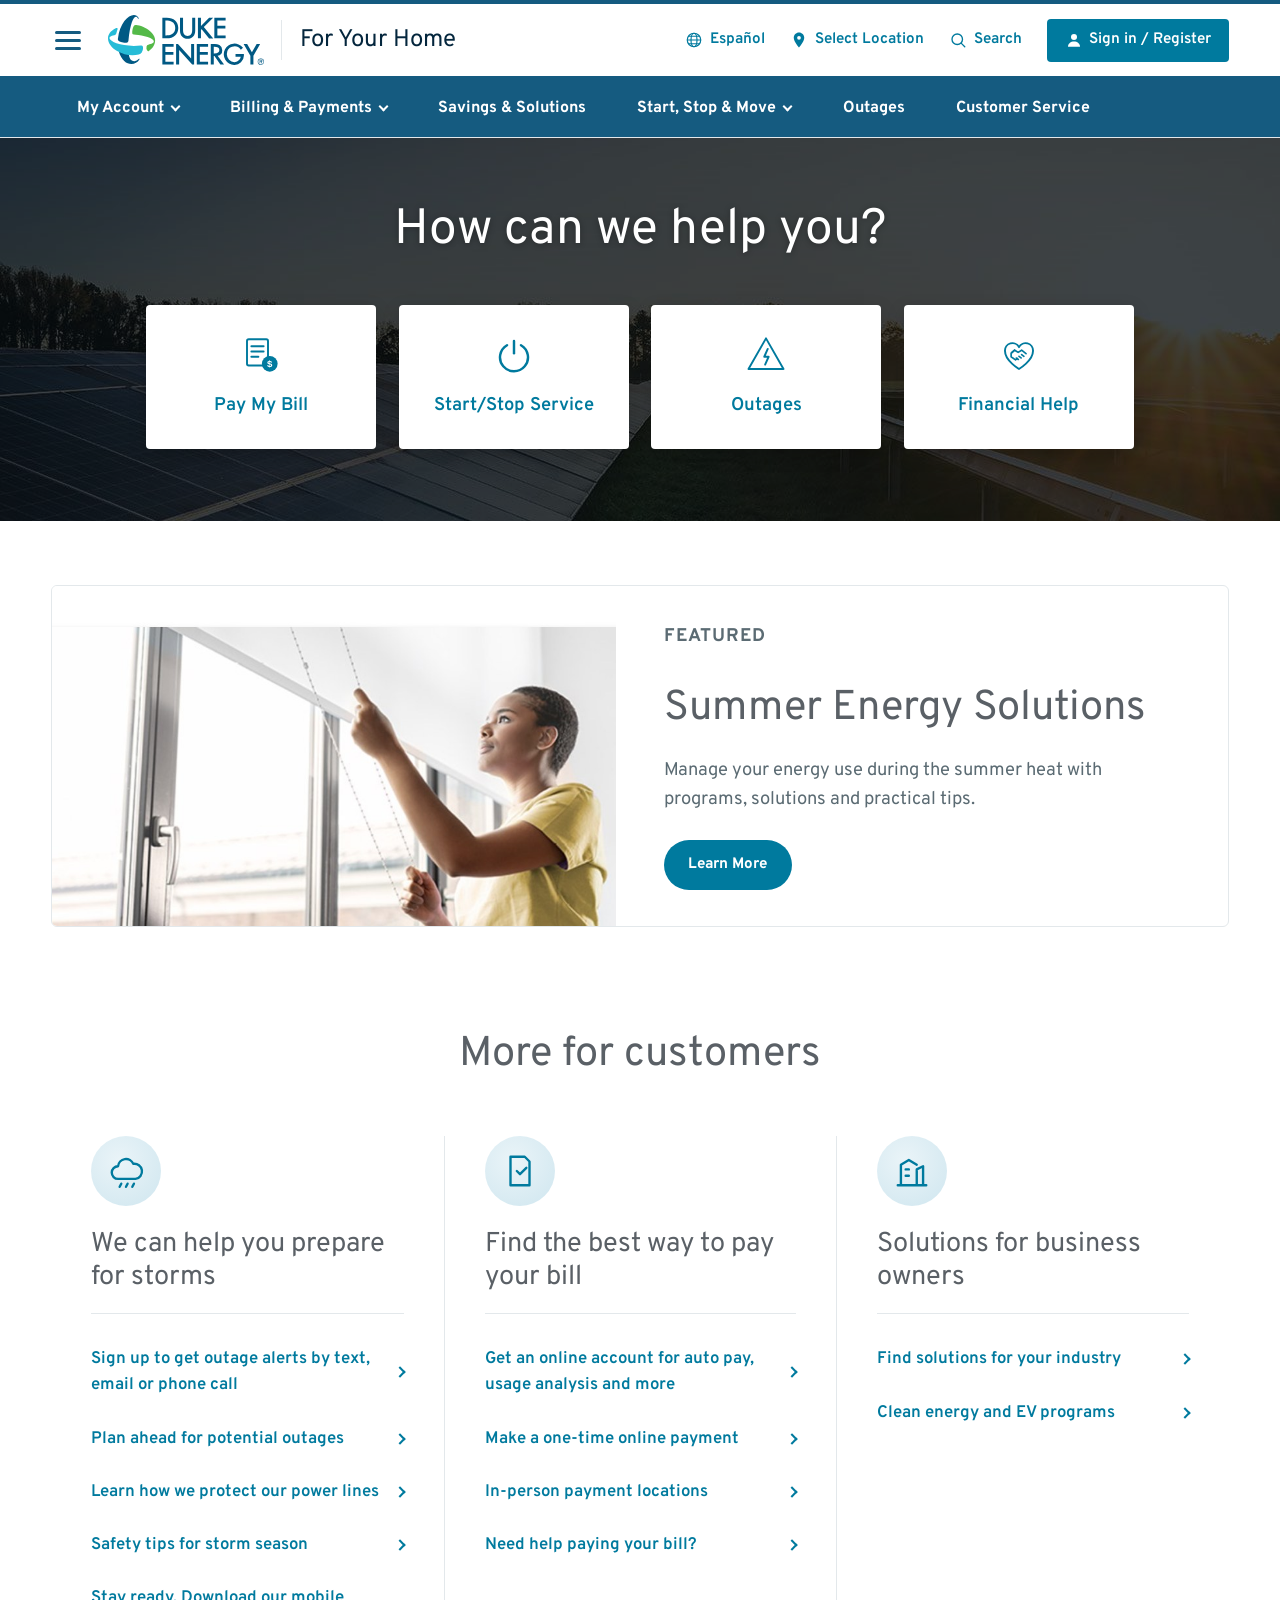
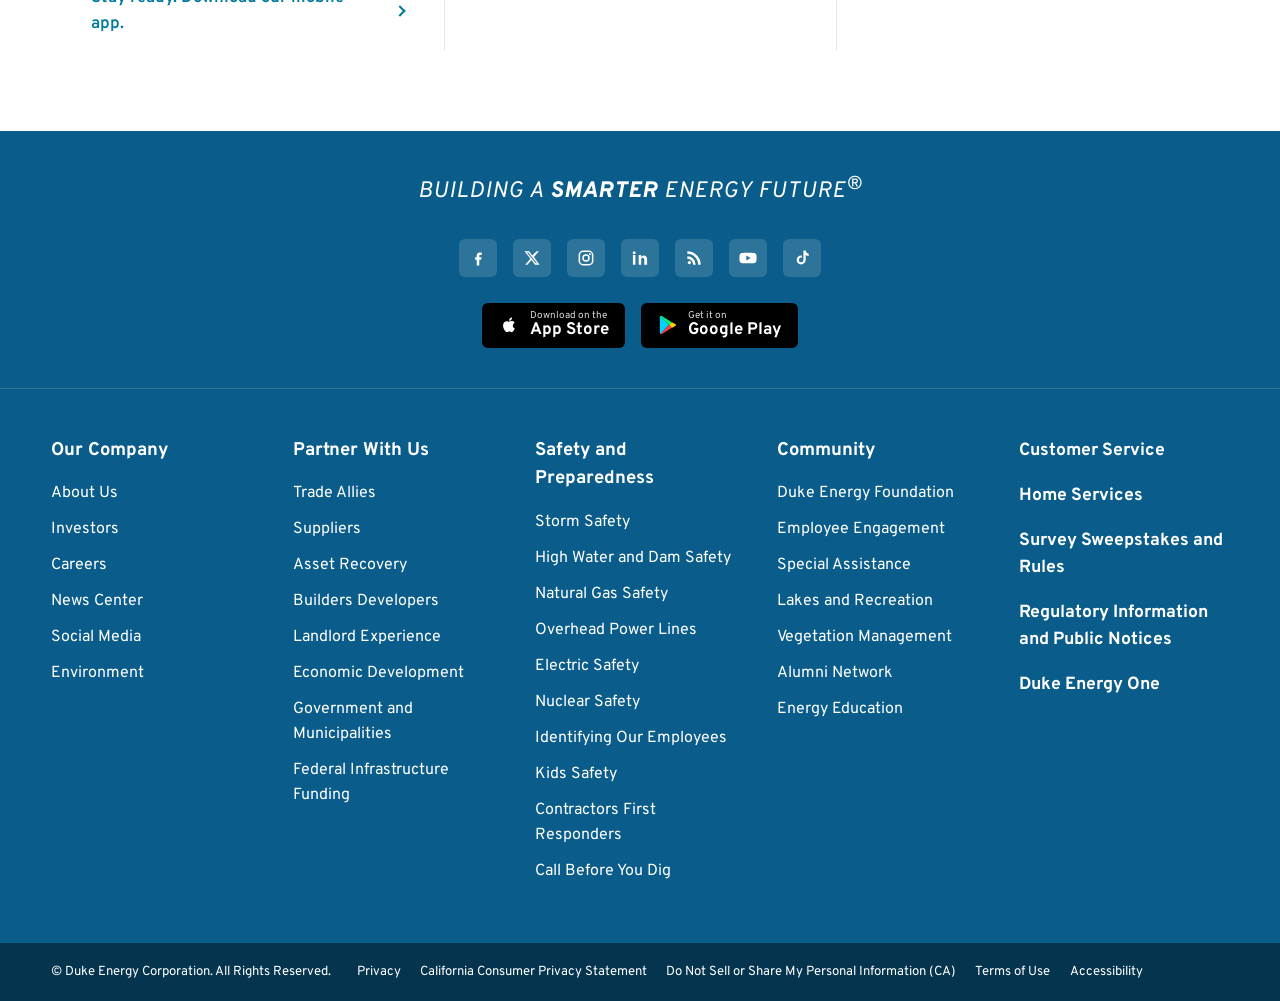
<file: bill.html>
<!DOCTYPE html>
<html lang="en">
<head>
  <meta charset="UTF-8" />
  <meta name="viewport" content="width=device-width, initial-scale=1.0" />
  <title>Your Energy Bill | Duke Energy</title>
  <link rel="stylesheet" href="styles.css?v=8" />
  <link rel="preconnect" href="https://fonts.googleapis.com" />
  <link href="https://fonts.googleapis.com/css2?family=Overpass:wght@400;500;600;700;800&display=swap" rel="stylesheet" />
</head>
<body class="billbody">
  <!-- Educational replica — recreated styling/logo; not affiliated with Duke Energy. -->

  <div class="billbar container">
    <a href="dashboard.html" class="billbar__back">&larr; Back to My Account</a>
    <button class="dbtn dbtn--primary" id="printBtn">Download / Print PDF</button>
  </div>

  <div class="billscaler">
  <div class="billsheet">
  <div class="billpage" id="billPage">
    <!-- ===== Top: masthead ===== -->
    <div class="bill-top">
      <div class="bill-brand">
        <span class="bill-brand__mark">
          <img src="assets/logoduke.svg" alt="Duke Energy" class="bill-logo" />
          <span class="bill-brand__sub">FLORIDA</span>
        </span>
        <div class="bill-brand__contact">
          <span>duke-energy.com</span>
          <span>1-800-777-9898</span>
        </div>
      </div>
      <div class="bill-head">
        <h1>Your Energy Bill</h1>
        <span class="bill-head__page">Page 1 of 3</span>
        <div class="bill-head__row">
          <div class="bill-head__svc">
            <p class="lbl">Service address</p>
            <p class="name" id="bName"></p>
            <p id="bAddr1"></p>
            <p id="bAddr2"></p>
          </div>
          <div class="bill-head__info">
            <div class="bhi"><span>Bill date</span><strong id="bBillDate"></strong></div>
            <div class="bhi"><span>For service</span><strong id="bService"></strong></div>
            <div class="bhi"><span></span><strong id="bDays"></strong></div>
            <div class="bhi bhi--acct"><span>Account number</span><strong id="bAcct"></strong></div>
          </div>
        </div>
      </div>
    </div>

    <!-- ===== Left: billing summary + usage  |  Right: thank you ===== -->
    <div class="bill-mid">
      <div class="bill-left">
        <div class="bill-summary">
          <h2 class="bill-h">Billing summary</h2>
          <table class="bill-sumtable" id="bSummary"></table>
        </div>

        <!-- Usage snapshot (left column only, like a real bill) -->
        <h2 class="bill-h bill-h--usage">Your usage snapshot</h2>
        <div class="bill-chart">
          <p class="bill-chart__title">Electric usage history</p>
          <div class="bill-chart__plot" id="bChart"></div>
        </div>
        <p class="bill-temp__title">Average temperature in degrees</p>
        <div class="bill-temp" id="bTemps"></div>
        <table class="bill-usetable">
          <thead><tr><th></th><th>Current Month</th><th id="bLastYearHd"></th><th>12-Month Usage</th><th>Avg Monthly Usage</th></tr></thead>
          <tbody>
            <tr>
              <td class="bill-usetable__row">Electric (kWh)</td>
              <td id="bCurMonth"></td>
              <td id="bLastYear"></td>
              <td id="b12mo"></td>
              <td id="bAvg"></td>
            </tr>
          </tbody>
        </table>
        <p class="bill-usetable__note">12-month usage based on most recent history</p>
      </div>

      <div class="bill-thanks">
        <span class="bill-thanks__icon">
          <svg viewBox="0 0 24 24" fill="currentColor" aria-hidden="true"><circle cx="12" cy="12" r="11"/><text x="12" y="17" text-anchor="middle" font-size="14" font-weight="700" fill="#fff" font-family="Arial">$</text></svg>
        </span>
        <p class="bill-thanks__lead">Thank you for your payment.</p>
        <p>For a complete listing of all Florida rates and riders, visit duke-energy.com/rates.</p>
        <p>Your current rate is Residential Service (RS-1).</p>
        <p>Help neighbors struggling to pay their energy bills with a gift to the Share the Light Fund. Contributions are matched by the Duke Energy Foundation up to $500,000. Learn more at duke-energy.com/Share.</p>
      </div>
    </div>

    <!-- ===== Payment stub ===== -->
    <!-- Mail-payment note: light-blue box that straddles the perforation line -->
    <div class="bill-paynote"><strong>Mail your payment at least 7 days before the due date</strong> or pay instantly at duke-energy.com/billing. Late payments are subject to a 1.5% late charge.</div>
    <div class="bill-perf">
      <span class="bill-perf__note">Please return this portion with your payment.  Thank you for your business.</span>
    </div>

    <div class="bill-stub">
      <div class="bill-stub__left">
        <div class="bill-brand">
          <span class="bill-brand__mark bill-brand__mark--sm">
            <img src="assets/logoduke.svg" alt="Duke Energy" class="bill-logo bill-logo--sm" />
            <span class="bill-brand__sub">FLORIDA</span>
          </span>
        </div>
        <p class="bill-stub__mail">Duke Energy Return Mail<br>PO Box 1090<br>Charlotte, NC 28201-1090</p>
<div class="bill-stub__custblock">
  <p class="bill-stub__cust" id="bStubName"></p>
  <p class="bill-stub__custaddr"><span id="bStubAddr1"></span><br><span id="bStubAddr2"></span></p>
</div>
      </div>
      <div class="bill-stub__right">
        <div class="bill-stub__payrow">
          <div class="bill-stub__acct2"><span>Account number</span><strong id="bStubAcct"></strong></div>
          <div class="bill-stub__due">
            <div class="bill-stub__duehd" id="bStubDueHd">Amount due</div>
            <div class="bill-stub__duebody">
              <div class="bill-stub__duebox"><strong id="bStubAmt"></strong><span>by <em id="bStubDue"></em></span></div>
              <div class="bill-stub__latebox" id="bStubNote"></div>
            </div>
          </div>
        </div>
        <div class="bill-stub__lines">
          <div><span class="bill-stub__line"></span><small>Add here, to help others with a contribution to the Share the Light Fund</small></div>
          <div><span class="bill-stub__line"></span><small>Amount enclosed</small></div>
        </div>
        <p class="bill-stub__proc">Duke Energy Payment Processing<br>PO Box 1094<br>Charlotte, NC 28201-1094</p>
      </div>
    </div>
    <div class="bill-barcode" id="bBarcode"></div>
  </div>

  <!-- ===================== PAGE 2 ===================== -->
  <div class="billpage billpage--cont">
    <div class="bill-pagehead">
      <div class="bill-brand">
        <span class="bill-brand__mark">
          <img src="assets/logoduke.svg" alt="Duke Energy" class="bill-logo" />
          <span class="bill-brand__sub">FLORIDA</span>
        </span>
        <div class="bill-brand__contact">
          <span>duke-energy.com</span>
          <span>1-800-777-9898</span>
        </div>
      </div>
      <div class="bill-pagehead__right">
        <span>Page 2 of 3</span>
        <span>Account number <strong id="p2Acct"></strong></span>
      </div>
    </div>

    <div class="bill-cols2">
      <!-- We're here for you -->
      <div>
        <h2 class="bill-hh">We&rsquo;re here for you</h2>

        <div class="bill-sec">
          <h4>Report an emergency</h4>
          <div class="bill-line"><span>Electric outage</span><span class="v">duke-energy.com/outages<br>800.419.6356</span></div>
        </div>

        <div class="bill-sec">
          <h4>Convenient ways to pay your bill</h4>
          <div class="bill-line"><span>Online</span><span class="v">duke-energy.com/billing</span></div>
          <div class="bill-line"><span>Automatically from your bank account</span><span class="v">duke-energy.com/automatic-draft</span></div>
          <div class="bill-line"><span>Speedpay (fee may apply)</span><span class="v">duke-energy.com/pay-now<br>1-800-777-9898</span></div>
          <div class="bill-line"><span>By mail payable to Duke Energy</span><span class="v">P.O. Box 1094<br>Charlotte, NC 28201-1094</span></div>
          <div class="bill-line"><span>In person</span><span class="v">duke-energy.com/location</span></div>
        </div>

        <div class="bill-sec">
          <h4>Help managing your account <span class="muted">(not applicable for all customers)</span></h4>
          <div class="bill-line"><span>Register for free paperless billing</span><span class="v">duke-energy.com/paperless</span></div>
          <div class="bill-line"><span>Home</span><span class="v">duke-energy.com/manage-home</span></div>
          <div class="bill-line"><span>Business</span><span class="v">duke-energy.com/manage-bus</span></div>
        </div>

        <div class="bill-sec">
          <h4>General questions or concerns</h4>
          <div class="bill-line"><span>Online</span><span class="v">duke-energy.com</span></div>
          <div class="bill-line"><span>Home: Mon - Fri (7 a.m. to 7 p.m.)</span><span class="v">1-800-777-9898</span></div>
          <div class="bill-line"><span>Business: Mon - Fri (7 a.m. to 6 p.m.)</span><span class="v">866.582.6345</span></div>
          <div class="bill-line"><span>For hearing impaired TDD/TTY</span><span class="v">888.762.2724 or 711</span></div>
          <div class="bill-line"><span>International</span><span class="v">1.407.629.1010</span></div>
        </div>

        <div class="bill-sec">
          <h4>Check utility rates</h4>
          <div class="bill-line"><span>Check rates and charges</span><span class="v">duke-energy.com/rates</span></div>
        </div>

        <div class="bill-sec">
          <h4>Correspond with Duke Energy Florida <span class="muted">(not for payment)</span></h4>
          <div class="bill-line"><span>P.O. Box 1771<br>St. Petersburg, FL 33731</span><span class="v"></span></div>
        </div>
      </div>

      <!-- Important to know -->
      <div>
        <h2 class="bill-hh">Important to know</h2>
        <div class="bill-imp">
          <h4>Your next meter reading: <span id="p2NextRead"></span></h4>
          <p>Make sure we can safely access your meter. Don&rsquo;t worry if your digital meter flashes eights from time to time. That&rsquo;s a normal part of the energy measuring process.</p>
        </div>
        <div class="bill-imp">
          <h4>Your electric service may be disconnected if your payment is past due</h4>
          <p>If payment for your electric service is past due, we may begin disconnection procedures. If your service is disconnected because of a missed payment, you must pay your past-due balance in full, plus a reconnection fee of $12.94 during office hours or $19.48 after hours, before your service will be reconnected. A security deposit may also be required.</p>
        </div>
        <div class="bill-imp">
          <h4>Electric service does not depend on payment for other products or services</h4>
          <p>Non-payment for non-regulated products or services (such as surge protection or equipment service contracts) may result in removal from the program but will not result in disconnection of electric service.</p>
        </div>
        <div class="bill-imp">
          <h4>When you pay by check</h4>
          <p>We may process the payment as a regular check or convert it into a one-time electronic check payment.</p>
        </div>
        <div class="bill-imp">
          <h4>Late payment charges</h4>
          <p>A late payment charge of 0.0% will be added for any past due utility balance not paid by the due date.</p>
        </div>
        <div class="bill-imp">
          <h4>Storm Recovery Charge</h4>
          <p>This bill charge was approved in a financing order issued to DEF by the FPSC to recover storm recovery property. As approved by the FPSC, a special purpose entity is the owner of the rights to collect the storm recovery charge and DEF acts as the agent collecting for the special purpose entity. Visit duke-energy.com/SRC to learn more.</p>
        </div>
        <div class="bill-imp">
          <h4>Para nuestros clientes que hablan Espa&ntilde;ol</h4>
          <p>Representantes biling&uuml;es est&aacute;n disponibles para asistirle de lunes a viernes de 7 a.m. - 7 p.m. Para obtener m&aacute;s informaci&oacute;n o reportar problemas con su servicio el&eacute;ctrico, favor de llamar al 1-800-777-9898.</p>
        </div>
      </div>
    </div>
  </div>

  <!-- ===================== PAGE 3 ===================== -->
  <div class="billpage billpage--cont">
    <div class="bill-pagehead">
      <div class="bill-brand">
        <span class="bill-brand__mark">
          <img src="assets/logoduke.svg" alt="Duke Energy" class="bill-logo" />
          <span class="bill-brand__sub">FLORIDA</span>
        </span>
        <div class="bill-brand__contact">
          <span>duke-energy.com</span>
          <span>1-800-777-9898</span>
        </div>
      </div>
      <div class="bill-pagehead__right">
        <span>Page 3 of 3</span>
        <span>Account number <strong id="p3Acct"></strong></span>
      </div>
    </div>

    <h2 class="bill-hh">Your usage snapshot - Continued</h2>
    <div class="bill-usebox">
      <p class="bill-detbox__title">Current electric usage for meter number <span id="p3Meter"></span></p>
      <p class="bill-usebox__loc">Location: HOUSE</p>
      <div class="bill-li"><span>Actual reading on <span id="p3ActLabel"></span></span><span id="p3Actual"></span></div>
      <div class="bill-li bill-li--ul"><span>Previous reading on <span id="p3PrevLabel"></span></span><span id="p3Prev"></span></div>
      <div class="bill-li bill-li--ul2"><span>Energy Used</span><span id="p3Used"></span></div>
      <div class="bill-li"><span>Billed kWh</span><span id="p3Billed"></span></div>
    </div>

    <div class="bill-usebox">
      <p class="bill-detbox__title">Street Lighting</p>
      <p class="bill-detbox__sub">Billing period <span id="p3SLPeriod"></span></p>
      <table class="bill-sltable">
        <thead><tr><th>Description</th><th>Quantity</th><th>Usage</th></tr></thead>
        <tbody>
          <tr><td>SV 95HL UG WP5</td><td>1</td><td>46 kWh</td></tr>
        </tbody>
        <tfoot><tr><td>Total</td><td>1</td><td>46 kWh</td></tr></tfoot>
      </table>
    </div>

    <h2 class="bill-hh">Billing details - Lighting</h2>
    <div class="bill-detail">
      <div class="bill-detbox">
        <p class="bill-detbox__title">Billing Period - <span id="p3LightPeriod"></span></p>
        <div id="p3LightRows"></div>
      </div>
      <p class="bill-detnote">Your current rate is Street Lighting Service - Residential Subdivisions (SLR).</p>
    </div>

    <h2 class="bill-hh">Billing details - Electric</h2>
    <div class="bill-detail">
      <div class="bill-detbox">
        <p class="bill-detbox__title">Billing Period - <span id="p3ElecPeriod"></span></p>
        <p class="bill-detbox__sub">Meter - <span id="p3ElecMeter"></span></p>
        <div id="p3ElecRows"></div>
      </div>
      <p class="bill-detnote">Your current rate is Residential Service (RES).</p>
    </div>

    <h2 class="bill-hh">Billing details - Taxes</h2>
    <div class="bill-detail">
      <div class="bill-detbox">
        <div class="bill-li"><span>Sales Tax For Utility</span><span id="p3Tax"></span></div>
        <div class="bill-li bill-li--total"><span>Total Taxes</span><span id="p3TaxTotal"></span></div>
      </div>
      <p class="bill-detnote"></p>
    </div>
  </div>
  </div>
  </div>


  <script src="accounts.js?v=8"></script>
  <script src="bill.js?v=9"></script>
</body>
</html>
</file>
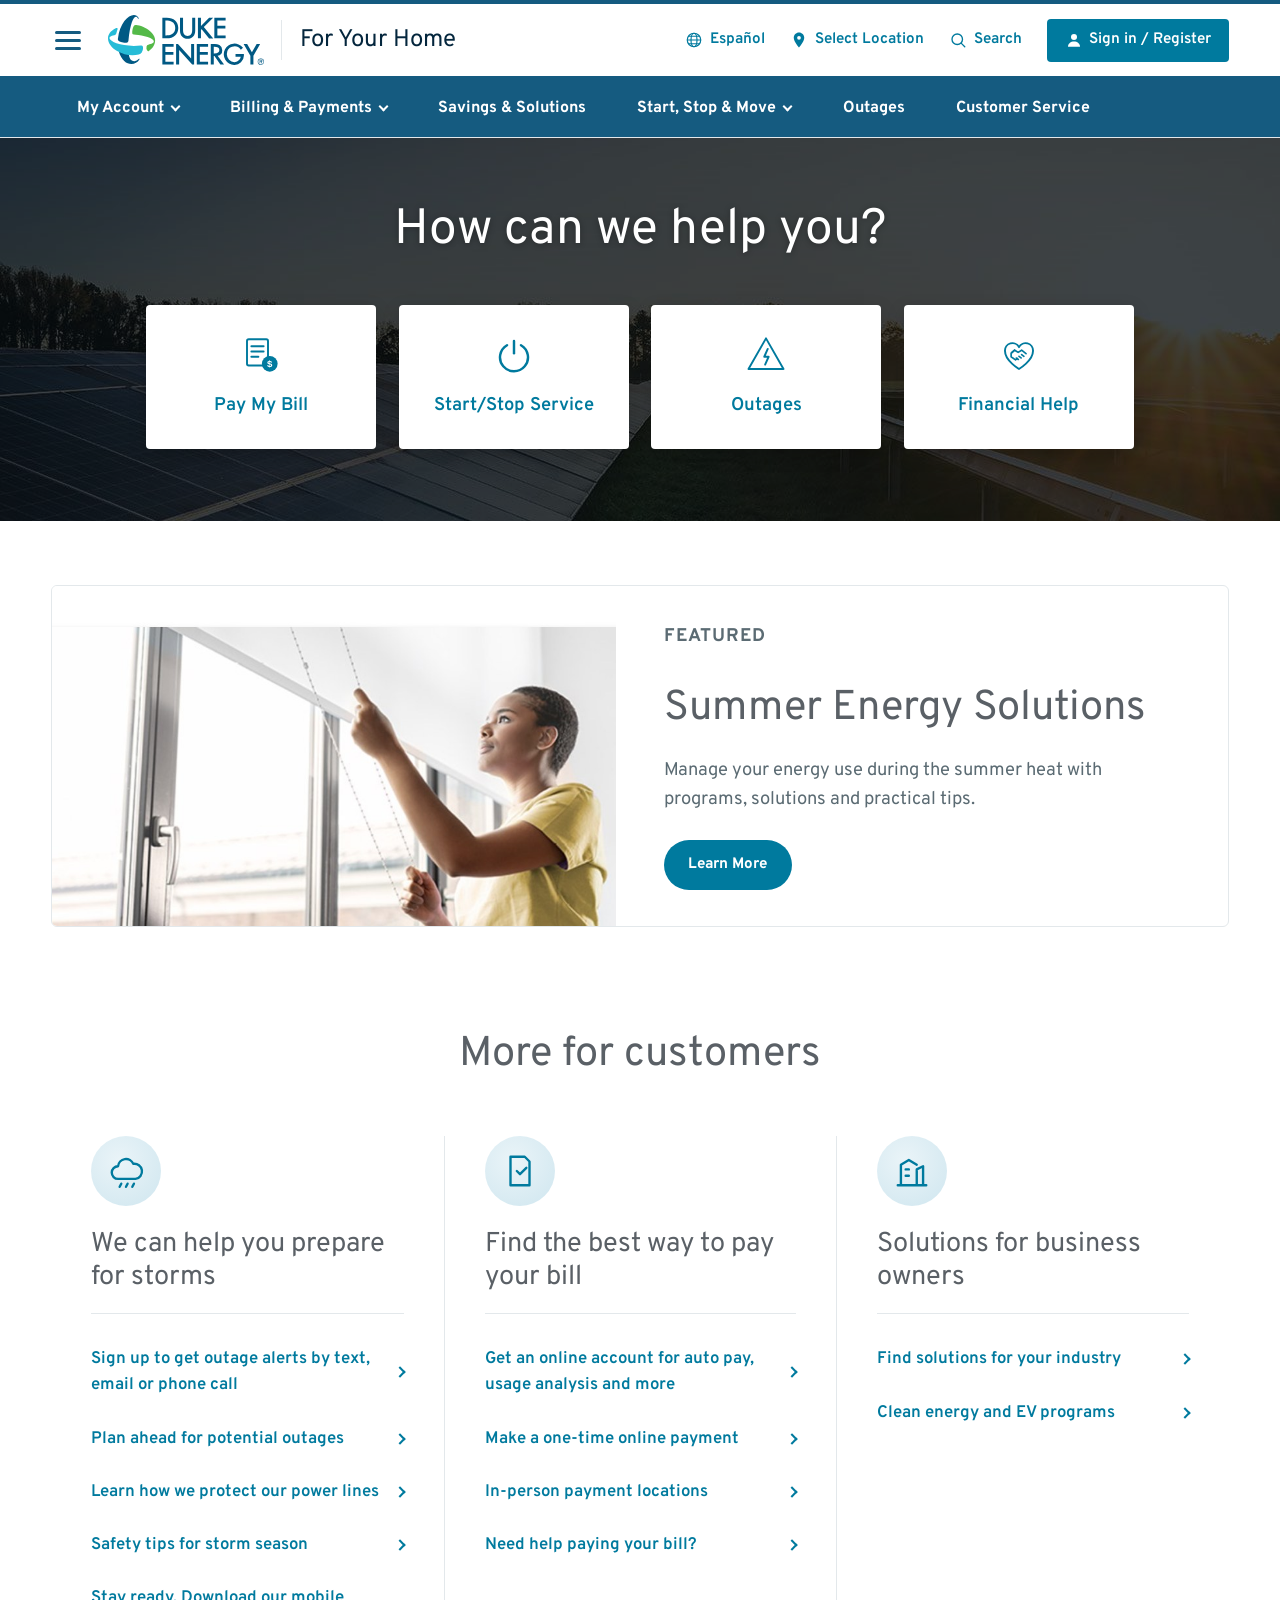
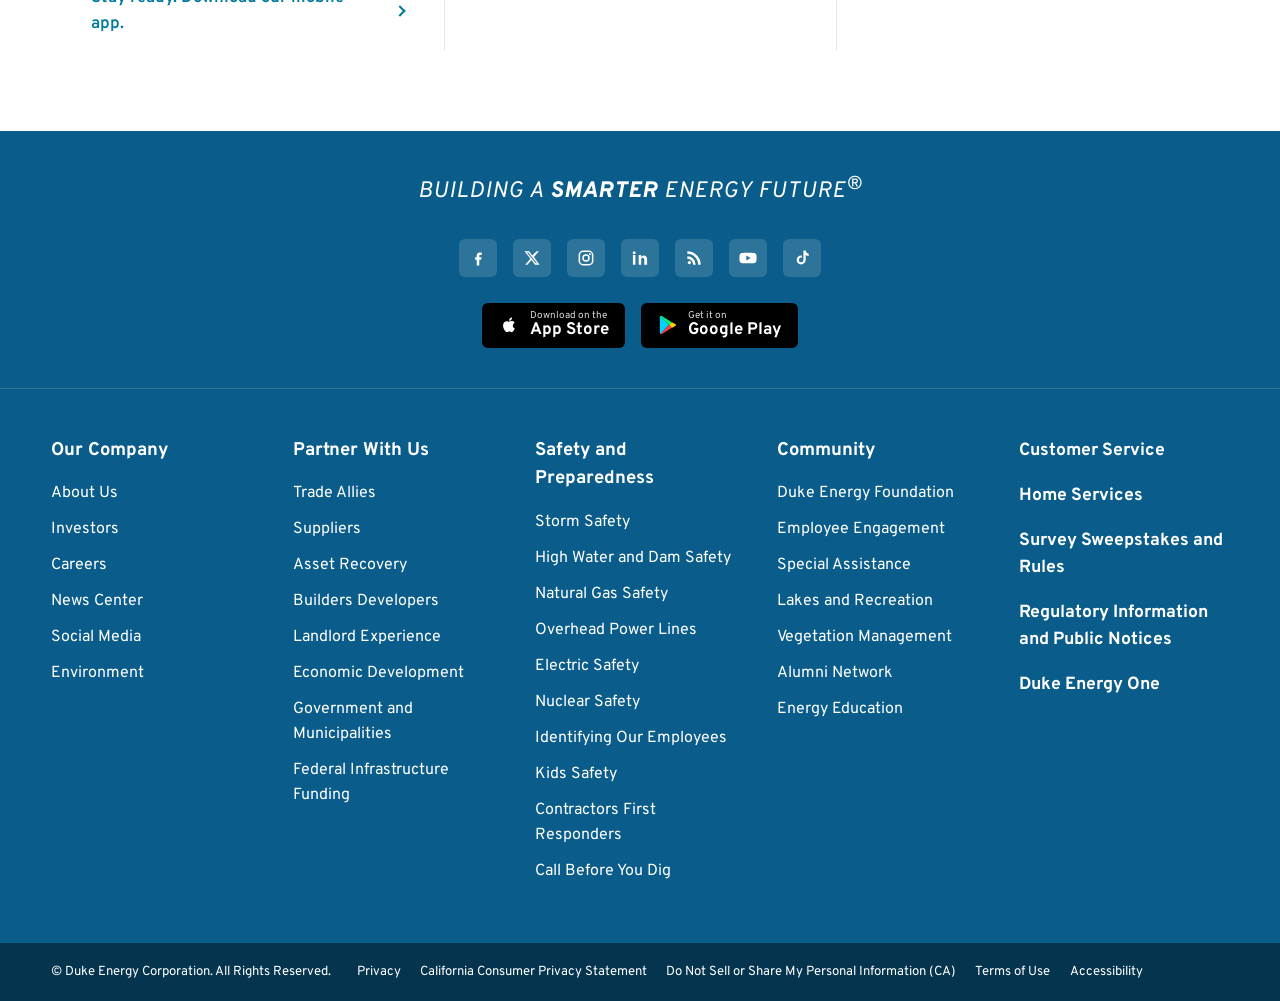
<file: dashboard.html>
<!DOCTYPE html>
<html lang="en">
<head>
  <meta charset="UTF-8" />
  <meta name="viewport" content="width=device-width, initial-scale=1.0" />
  <title>My Account | Duke Energy</title>
  <link rel="stylesheet" href="styles.css?v=8" />
  <link rel="preconnect" href="https://fonts.googleapis.com" />
  <link href="https://fonts.googleapis.com/css2?family=Overpass:wght@400;500;600;700;800&display=swap" rel="stylesheet" />
</head>
<body>
  <!-- Educational replica — recreated styling/logo; not affiliated with Duke Energy. -->
  <div class="topband"></div>

  <header class="acct-header">
    <div class="container acct-header__row">
      <a href="index.html" class="logo" aria-label="Duke Energy home">
        <img src="assets/logoduke.svg" alt="Duke Energy" width="150" height="48" />
        <span class="acct-header__title">My Account</span>
      </a>
      <div class="acct-header__right">
        <a href="#" class="acct-header__signout" id="signOutBtn">
          <svg viewBox="0 0 24 24" fill="none" stroke="currentColor" stroke-width="1.7" stroke-linecap="round" stroke-linejoin="round" aria-hidden="true" width="18" height="18"><path d="M15 3h4a1 1 0 0 1 1 1v16a1 1 0 0 1-1 1h-4"/><path d="M10 17l5-5-5-5M15 12H3"/></svg>
          Sign Out
        </a>
      </div>
    </div>
  </header>

  <main class="acct">
    <div class="container">

      <!-- Greeting row -->
      <div class="acct__greet">
        <h1 id="greeting"></h1>
        <span class="acct__acctno" id="acctNo"></span>
        <a href="#" class="acct__settings">
          <svg viewBox="0 0 24 24" fill="none" stroke="currentColor" stroke-width="1.7" aria-hidden="true" width="20" height="20"><circle cx="12" cy="12" r="3.2"/><path d="M19.4 13a1.6 1.6 0 0 0 .3 1.8l.1.1a2 2 0 1 1-2.8 2.8l-.1-.1a1.6 1.6 0 0 0-2.7 1.1V20a2 2 0 1 1-4 0v-.1A1.6 1.6 0 0 0 7 18.3a1.6 1.6 0 0 0-1.8.3l-.1.1a2 2 0 1 1-2.8-2.8l.1-.1a1.6 1.6 0 0 0-1.1-2.7H1a2 2 0 1 1 0-4h.1A1.6 1.6 0 0 0 2.7 7a1.6 1.6 0 0 0-.3-1.8l-.1-.1a2 2 0 1 1 2.8-2.8l.1.1A1.6 1.6 0 0 0 7 2.7h.1A1.6 1.6 0 0 0 8.2 1V1a2 2 0 1 1 4 0v.1A1.6 1.6 0 0 0 14 2.7a1.6 1.6 0 0 0 1.8-.3l.1-.1a2 2 0 1 1 2.8 2.8l-.1.1a1.6 1.6 0 0 0-.3 1.8V7a1.6 1.6 0 0 0 1.5 1h.2a2 2 0 1 1 0 4h-.1a1.6 1.6 0 0 0-1.4 1z"/></svg>
          Settings
        </a>
      </div>

      <!-- Teal setup banner -->
      <section class="setupband">
        <p class="setupband__lead">Let&rsquo;s finish setting up your account experience!</p>
        <div class="setupband__cards">
          <a href="#" class="setupcard">
            <span class="setupcard__icon">
              <svg viewBox="0 0 24 24" fill="currentColor" aria-hidden="true"><path d="M12 3 3 10.5h2V20h5v-5h4v5h5v-9.5h2z"/></svg>
            </span>
            Your Home Profile
          </a>
          <a href="#" class="setupcard">
            <span class="setupcard__icon">
              <svg viewBox="0 0 24 24" fill="currentColor" aria-hidden="true"><path d="M19 8c-.3 0-.6 0-.9.1A5 5 0 0 0 13 5H9a6 6 0 0 0-6 6c0 1.9.9 3.6 2.3 4.7L5 19h2.5l.6-1.5c.6.2 1.2.3 1.9.3h2.5c.6 0 1.2-.1 1.8-.3l.6 1.5H18l-.4-2A6 6 0 0 0 20 12h1v-3zm-3.5 2.5a1 1 0 1 1 0-2 1 1 0 0 1 0 2zM9 8.5a3 3 0 0 1 0-.5h3a3 3 0 0 1 0 .5z"/></svg>
            </span>
            Billing Programs
          </a>
          <a href="#" class="setupcard">
            <span class="setupcard__icon">
              <svg viewBox="0 0 24 24" fill="none" stroke="currentColor" stroke-width="1.8" stroke-linejoin="round" aria-hidden="true"><path d="M12 3 3 10.5h2V20h14v-9.5h2z" fill="currentColor" stroke="none"/><path d="M13 11l-3 4h2.2l-.6 3 3-4H12z" fill="#fff" stroke="none"/></svg>
            </span>
            Discover Rates
          </a>
          <a href="#" class="setupcard">
            <span class="setupcard__icon">
              <svg viewBox="0 0 24 24" fill="currentColor" aria-hidden="true"><path d="M12 3 2 8v2h20V8zM4 11v7H2v2h20v-2h-2v-7h-2v7h-3v-7h-2v7H8v-7H6v7H4z" opacity=".0"/><path d="M12 3 3 7.5V9h18V7.5zM5 10v7H4v2h16v-2h-1v-7h-2v7h-2v-7h-2v7h-2v-7H7v7H5z"/></svg>
            </span>
            Add Bank Account
          </a>
        </div>
      </section>

      <!-- Three columns -->
      <div class="acct__grid">

        <!-- Summary card -->
        <section class="acard acard--summary">
          <div class="acard__head">
            <h2>Summary</h2>
            <a href="bill.html" class="acard__link">View History
              <svg viewBox="0 0 24 24" fill="none" stroke="currentColor" stroke-width="2" aria-hidden="true" width="14" height="14"><path d="M9 6l6 6-6 6"/></svg>
            </a>
          </div>
          <p class="acard__amountlabel">Amount Due</p>
          <p class="acard__amount" id="amountDue"></p>
          <p class="acard__due">Due by <strong id="dueDate"></strong></p>
          <p class="acard__paid" id="paidMsg" hidden>&#10003; Thank you! Your payment has been scheduled.</p>
          <div class="acard__btns">
            <button class="dbtn dbtn--primary" id="payBtn">Pay My Bill</button>
            <a href="bill.html" class="dbtn dbtn--ghost">View Bill</a>
          </div>
        </section>

        <!-- Personalized offers -->
        <section class="acard acard--offers">
          <div class="offers">
            <span class="offers__lock">
              <svg viewBox="0 0 24 24" fill="none" stroke="currentColor" stroke-width="1.6" aria-hidden="true"><rect x="5" y="11" width="14" height="9" rx="1.5"/><path d="M8 11V8a4 4 0 0 1 8 0v3"/></svg>
            </span>
            <p class="offers__lead">Get personalized offers for your account.</p>
            <button class="dbtn dbtn--ghost offers__unlock">
              <svg viewBox="0 0 24 24" fill="none" stroke="currentColor" stroke-width="1.8" aria-hidden="true" width="16" height="16"><rect x="5" y="11" width="14" height="9" rx="1.5"/><path d="M8 11V8a4 4 0 0 1 8 0v3"/></svg>
              Unlock Additional Options
            </button>
            <a href="#" class="offers__not">Not Now
              <svg viewBox="0 0 24 24" fill="none" stroke="currentColor" stroke-width="2" aria-hidden="true" width="14" height="14"><path d="M9 6l6 6-6 6"/></svg>
            </a>
          </div>
        </section>

        <!-- Billing cycle comparison (usage) -->
        <section class="acard acard--compare">
          <div class="acard__head">
            <h2>Billing Cycle Comparison</h2>
            <a href="bill.html" class="acard__link">View Usage
              <svg viewBox="0 0 24 24" fill="none" stroke="currentColor" stroke-width="2" aria-hidden="true" width="14" height="14"><path d="M9 6l6 6-6 6"/></svg>
            </a>
          </div>
          <p class="acard__sub" id="usageSub"></p>
          <div class="acompare" id="usageChart" aria-hidden="true"></div>
        </section>

        <!-- Billing & payment / quick links -->
        <section class="acard acard--billing">
          <div class="acard__head">
            <h2>Billing &amp; Payment</h2>
            <a href="#" class="acard__link">View All Options
              <svg viewBox="0 0 24 24" fill="none" stroke="currentColor" stroke-width="2" aria-hidden="true" width="14" height="14"><path d="M9 6l6 6-6 6"/></svg>
            </a>
          </div>
          <ul class="enroll" id="enrollList"></ul>

          <h3 class="acard__qlhead">Quick Links</h3>
          <ul class="qlinks">
            <li><a href="#"><svg viewBox="0 0 24 24" fill="currentColor" aria-hidden="true"><path d="M12 2 4 5v6c0 5 3.4 8.5 8 11 4.6-2.5 8-6 8-11V5z"/><path d="M10.5 14.5 8 12l1.2-1.2 1.3 1.3 3.3-3.3L15 10z" fill="#fff"/></svg>Manage Sign In Security <i class="qlchev"></i></a></li>
            <li><a href="#"><svg viewBox="0 0 24 24" fill="currentColor" aria-hidden="true"><path d="M12 3 3 7.5V9h18V7.5zM5 10v7H4v2h16v-2h-1v-7h-2v7h-2v-7h-2v7h-2v-7H7v7H5z"/></svg>Manage Bank Accounts <i class="qlchev"></i></a></li>
            <li><a href="#"><svg viewBox="0 0 24 24" fill="currentColor" aria-hidden="true"><path d="M4 4h16a1 1 0 0 1 1 1v11a1 1 0 0 1-1 1H8l-4 4z"/><circle cx="9" cy="10.5" r="1" fill="#fff"/><circle cx="12" cy="10.5" r="1" fill="#fff"/><circle cx="15" cy="10.5" r="1" fill="#fff"/></svg>Notification Preferences <i class="qlchev"></i></a></li>
            <li><a href="#"><svg viewBox="0 0 24 24" fill="none" stroke="currentColor" stroke-width="1.8" stroke-linecap="round" stroke-linejoin="round" aria-hidden="true"><path d="M4 8h13l-3-3M20 16H7l3 3"/></svg>Compare My Energy Rates <i class="qlchev"></i></a></li>
            <li><a href="#"><svg viewBox="0 0 24 24" fill="currentColor" aria-hidden="true"><path d="M12 3 3 9v1h2v8h14v-8h2V9zm0 9.2L9.2 9.5 12 7l2.8 2.5z" opacity="0"/><path d="M12 3 4 8v2h1v8h14v-8h1V8zm0 5.5a1.6 1.6 0 1 1 0 3.2 1.6 1.6 0 0 1 0-3.2zm-.7 3.7h1.4l.4 1-1.1.7-1.1-.7z"/></svg>Payment Assistance <i class="qlchev"></i></a></li>
            <li><a href="#"><svg viewBox="0 0 24 24" fill="currentColor" aria-hidden="true"><path d="M12 21s-7-4.4-9.2-8.6C1.1 9 2.6 5.5 6 5.5c2 0 3.2 1.2 4 2.4.8-1.2 2-2.4 4-2.4 3.4 0 4.9 3.5 3.2 6.9C19 16.6 12 21 12 21Z"/></svg>Share the Light <i class="qlchev"></i></a></li>
            <li><a href="#"><svg viewBox="0 0 24 24" fill="currentColor" aria-hidden="true"><path d="M4 9 5 4h14l1 5v1H4zM5 11h14v8H5zm3 2v4h3v-4z"/></svg>Duke Energy Connections <i class="qlchev"></i></a></li>
          </ul>

          <a href="#" class="alertcard">
            <span class="alertcard__icon">
              <svg viewBox="0 0 24 24" fill="currentColor" aria-hidden="true"><path d="M4 4h12a1 1 0 0 1 1 1v7a1 1 0 0 1-1 1H8l-4 3z"/><path d="M14 10h6a1 1 0 0 1 1 1v6l-3-2h-5a1 1 0 0 1-1-1v-1h2a2 2 0 0 0 2-2z"/></svg>
            </span>
            <span>
              <strong>Alerts &amp; Notifications</strong>
              <small>Manage your outage alerts, bill notifications, and other preferences.</small>
            </span>
            <i class="qlchev"></i>
          </a>
        </section>
      </div>

      <p class="acct__disc">Duke Energy Florida (DEF) offers optional, market-based products and services that are separate from the regulated services provided by DEF. These products and services may be available from other competitive sources.</p>
    </div>
  </main>

  <footer class="dh-footer">
    <div class="dh-footer__bottom">
      <div class="container dh-footer__bottom-row">
        <p>&copy; Duke Energy Corporation. All Rights Reserved.</p>
        <ul>
          <li><a href="#">Privacy</a></li>
          <li><a href="#">Terms of Use</a></li>
          <li><a href="#">Accessibility</a></li>
        </ul>
      </div>
    </div>
  </footer>

  <script src="accounts.js?v=8"></script>
  <script src="dashboard.js?v=2"></script>
</body>
</html>
</file>
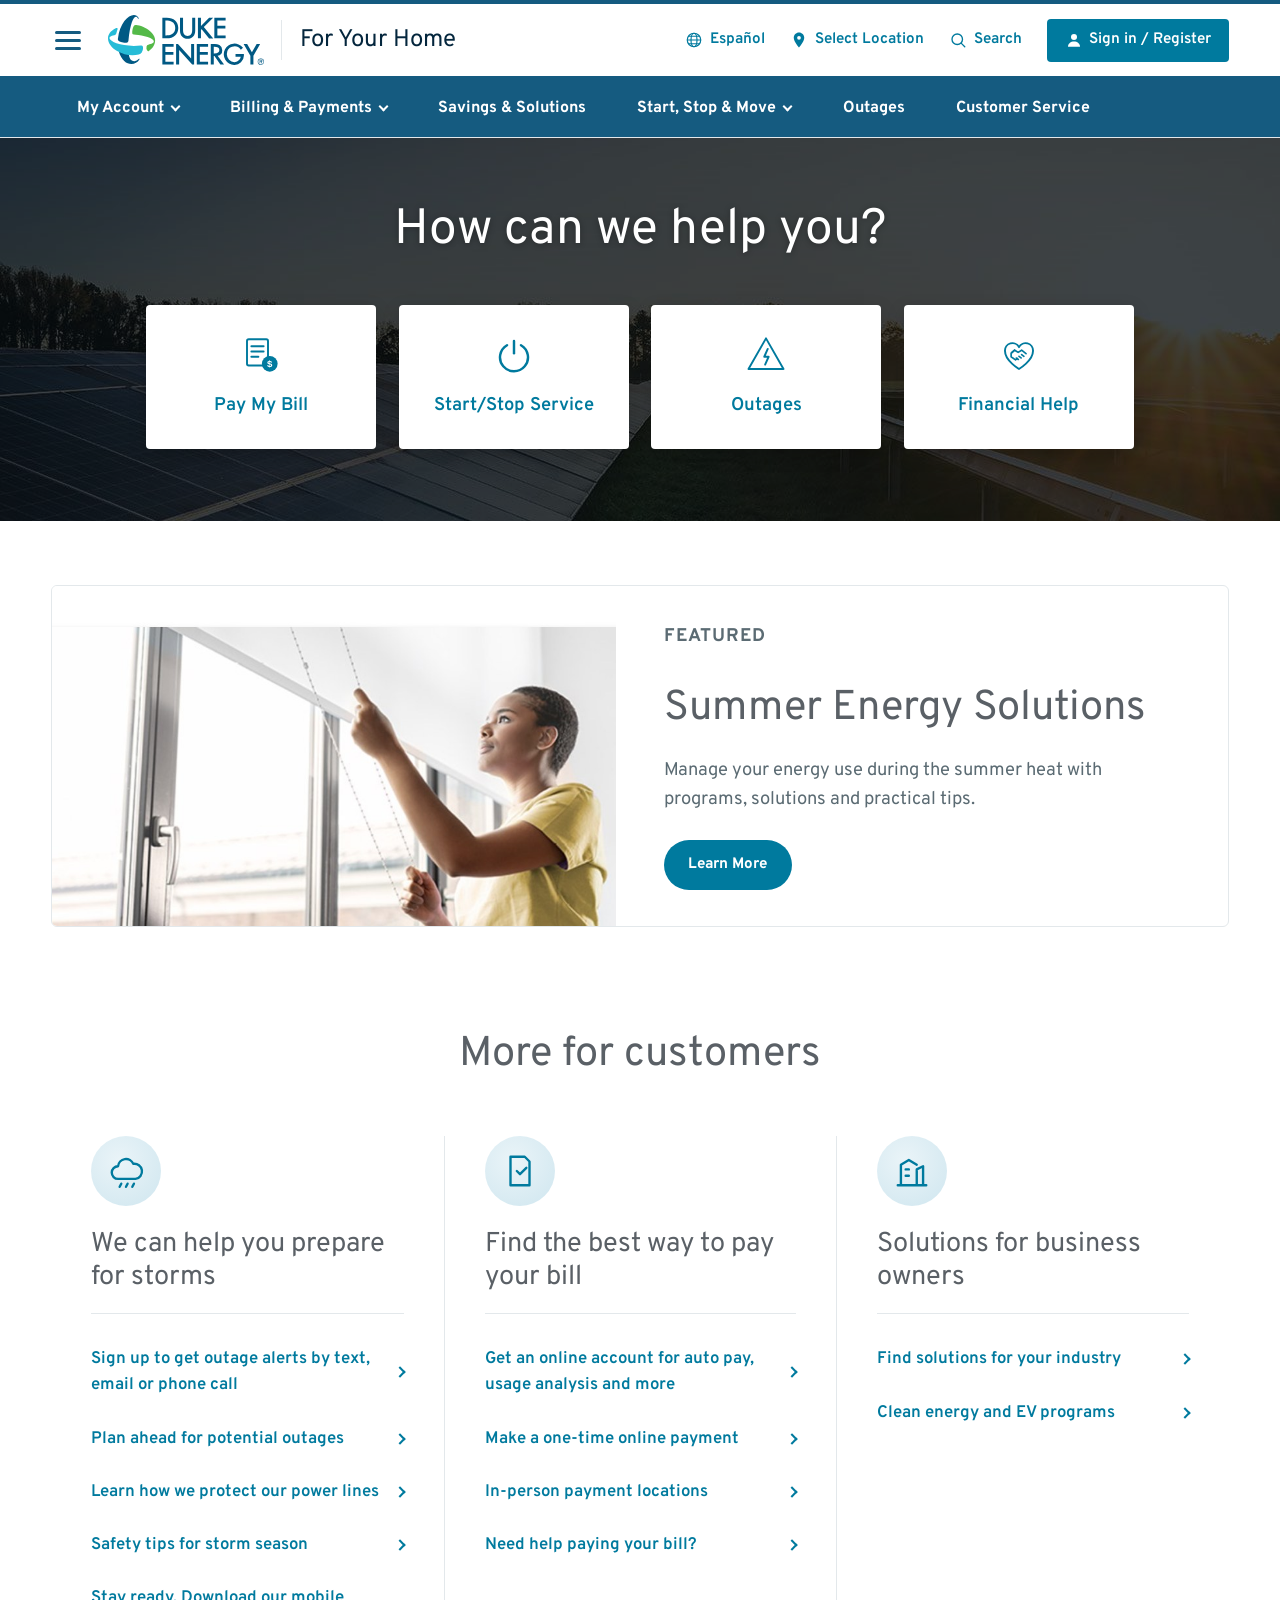
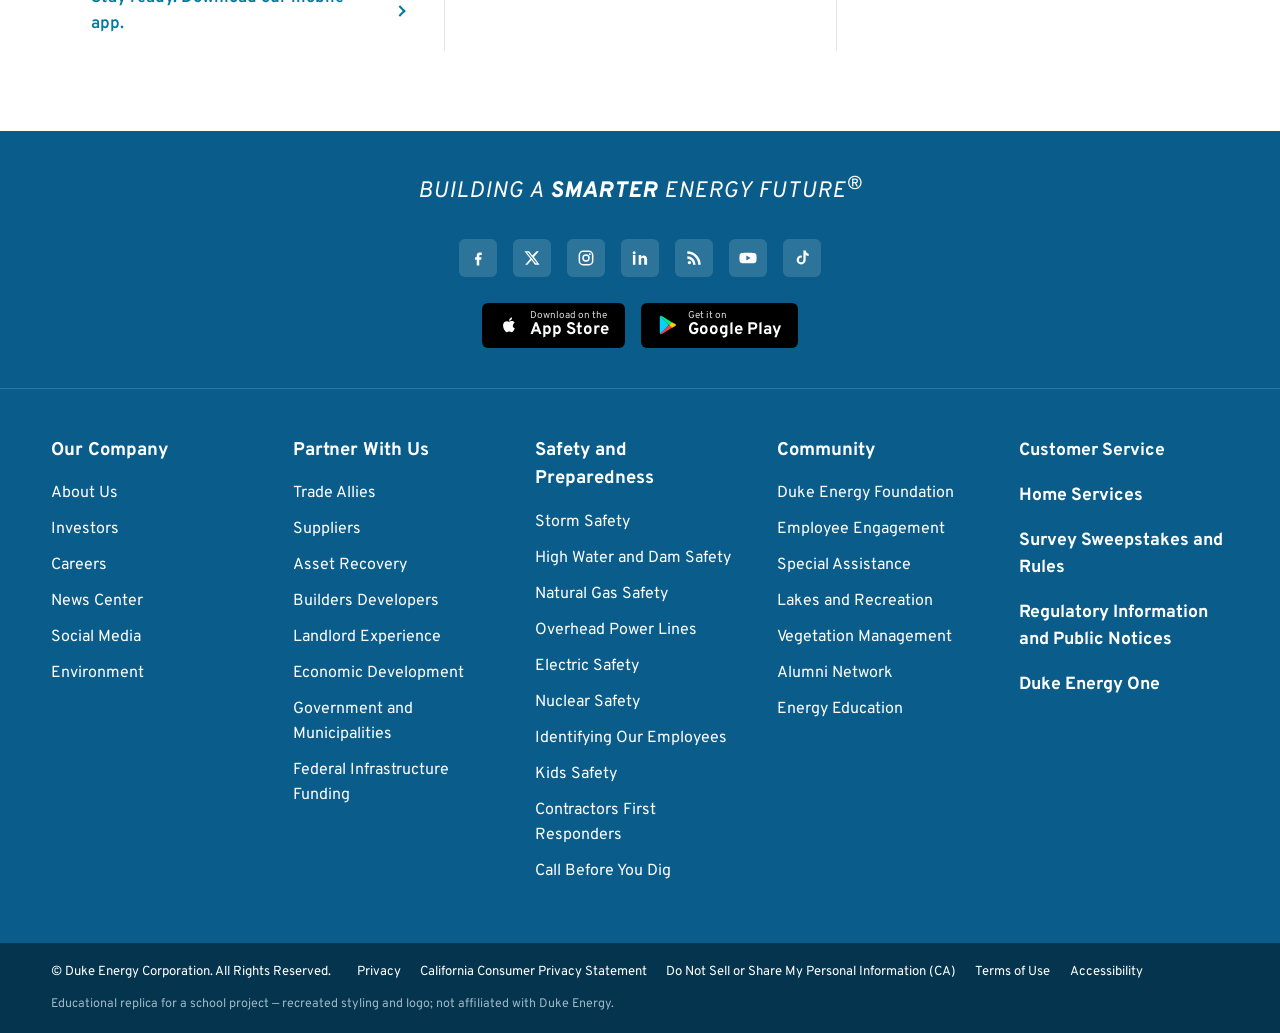
<file: tampa-electric-clone/bill.html>
<!DOCTYPE html>
<html lang="en">
<head>
  <meta charset="UTF-8" />
  <meta name="viewport" content="width=device-width, initial-scale=1.0" />
  <title>Your Energy Bill | Duke Energy</title>
  <link rel="stylesheet" href="styles.css" />
  <link rel="preconnect" href="https://fonts.googleapis.com" />
  <link href="https://fonts.googleapis.com/css2?family=Overpass:wght@400;500;600;700;800&display=swap" rel="stylesheet" />
</head>
<body class="billbody">
  <!-- Educational replica — recreated styling/logo; not affiliated with Duke Energy. -->

  <div class="billbar container">
    <a href="dashboard.html" class="billbar__back">&larr; Back to My Account</a>
    <button class="dbtn dbtn--primary" id="printBtn">Download / Print PDF</button>
  </div>

  <div class="billpage" id="billPage">
    <!-- ===== Top: masthead ===== -->
    <div class="bill-top">
      <div class="bill-brand">
        <span class="bill-brand__mark">
          <img src="assets/logoduke.svg" alt="Duke Energy" class="bill-logo" />
          <span class="bill-brand__sub">FLORIDA</span>
        </span>
        <div class="bill-brand__contact">
          <span>duke-energy.com</span>
          <span>1-800-777-9898</span>
        </div>
      </div>
      <div class="bill-head">
        <h1>Your Energy Bill</h1>
        <span class="bill-head__page">Page 1 of 3</span>
        <table class="bill-head__meta">
          <tr><td class="lbl">Service address</td><td></td></tr>
          <tr><td class="name" id="bName"></td><td class="bill-head__date"><span>Bill date</span><strong id="bBillDate"></strong></td></tr>
          <tr><td id="bAddr1"></td><td class="bill-head__date"><span>For service</span><strong id="bService"></strong></td></tr>
          <tr><td id="bAddr2"></td><td class="bill-head__date"><span></span><strong id="bDays"></strong></td></tr>
          <tr><td></td><td class="bill-head__acct"><span>Account number</span><strong id="bAcct"></strong></td></tr>
        </table>
      </div>
    </div>

    <!-- ===== Billing summary + thank you ===== -->
    <div class="bill-mid">
      <div class="bill-summary">
        <h2 class="bill-h">Billing summary</h2>
        <table class="bill-sumtable" id="bSummary"></table>
      </div>
      <div class="bill-thanks">
        <span class="bill-thanks__icon">
          <svg viewBox="0 0 24 24" fill="currentColor" aria-hidden="true"><circle cx="12" cy="12" r="11"/><text x="12" y="17" text-anchor="middle" font-size="14" font-weight="700" fill="#fff" font-family="Arial">$</text></svg>
        </span>
        <p class="bill-thanks__lead">Thank you for your payment.</p>
        <p>Do you or does someone you know need help with energy bills or other essentials as a result of the pandemic? Help is available through new and existing federal assistance programs for those that qualify.</p>
        <p>Duke Energy is here to help you save on your summer energy bills. See all the ways we can help you lower your energy use and better manage your bills at duke-energy.com/SummerHeat.</p>
      </div>
    </div>

    <!-- ===== Usage snapshot ===== -->
    <h2 class="bill-h bill-h--usage">Your usage snapshot</h2>
    <div class="bill-usage">
      <div class="bill-chart">
        <p class="bill-chart__title">Electric usage history</p>
        <div class="bill-chart__plot" id="bChart"></div>
      </div>
    </div>
    <p class="bill-temp__title">Average temperature in degrees</p>
    <div class="bill-temp" id="bTemps"></div>
    <table class="bill-usetable">
      <thead><tr><th></th><th>Current Month</th><th id="bLastYearHd"></th><th>12-Month Usage</th><th>Avg Monthly Usage</th></tr></thead>
      <tbody>
        <tr>
          <td class="bill-usetable__row">Electric (kWh)</td>
          <td id="bCurMonth"></td>
          <td id="bLastYear"></td>
          <td id="b12mo"></td>
          <td id="bAvg"></td>
        </tr>
      </tbody>
    </table>
    <p class="bill-usetable__note">12-month usage based on most recent history</p>

    <!-- ===== Payment stub ===== -->
    <div class="bill-perf"><span>Please return this portion with your payment.  Thank you for your business.</span></div>

    <div class="bill-stub">
      <div class="bill-stub__left">
        <div class="bill-brand">
          <span class="bill-brand__mark bill-brand__mark--sm">
            <img src="assets/logoduke.svg" alt="Duke Energy" class="bill-logo bill-logo--sm" />
            <span class="bill-brand__sub">FLORIDA</span>
          </span>
        </div>
        <p class="bill-stub__mail">Duke Energy Return Mail<br>PO Box 1090<br>Charlotte, NC 28201-1090</p>
        <p class="bill-stub__cust"><strong id="bStubName"></strong><br><span id="bStubAddr1"></span><br><span id="bStubAddr2"></span></p>
        <p class="bill-stub__proc">Duke Energy Payment Processing<br>PO Box 1094<br>Charlotte, NC 28201-1094</p>
      </div>
      <div class="bill-stub__right">
        <p class="bill-stub__note"><strong>Mail your payment at least 7 days before the due date</strong> or pay instantly at duke-energy.com/billing.</p>
        <div class="bill-stub__acctrow">
          <span>Account number</span><strong id="bStubAcct"></strong>
        </div>
        <div class="bill-stub__draft">
          <p class="bill-stub__drafthd">Amount of automatic draft</p>
          <div class="bill-stub__draftbox">
            <div class="bill-stub__amt"><strong id="bStubAmt"></strong><span>by <em id="bStubDue"></em></span></div>
            <p class="bill-stub__draftnote">Your payment is scheduled to be made by monthly automatic draft on <span id="bStubDue2"></span></p>
          </div>
        </div>
        <div class="bill-stub__lines">
          <div><span class="bill-stub__line"></span><small>Add here, to help others with a contribution to Share the Light</small></div>
          <div><span class="bill-stub__line"></span><small>Amount enclosed</small></div>
        </div>
      </div>
    </div>
    <div class="bill-barcode" id="bBarcode"></div>
  </div>

  <p class="bill-disc container">Educational replica for a school project &mdash; recreated styling and logo; not affiliated with Duke Energy.</p>

  <script src="accounts.js?v=4"></script>
  <script src="bill.js?v=3"></script>
</body>
</html>
</file>
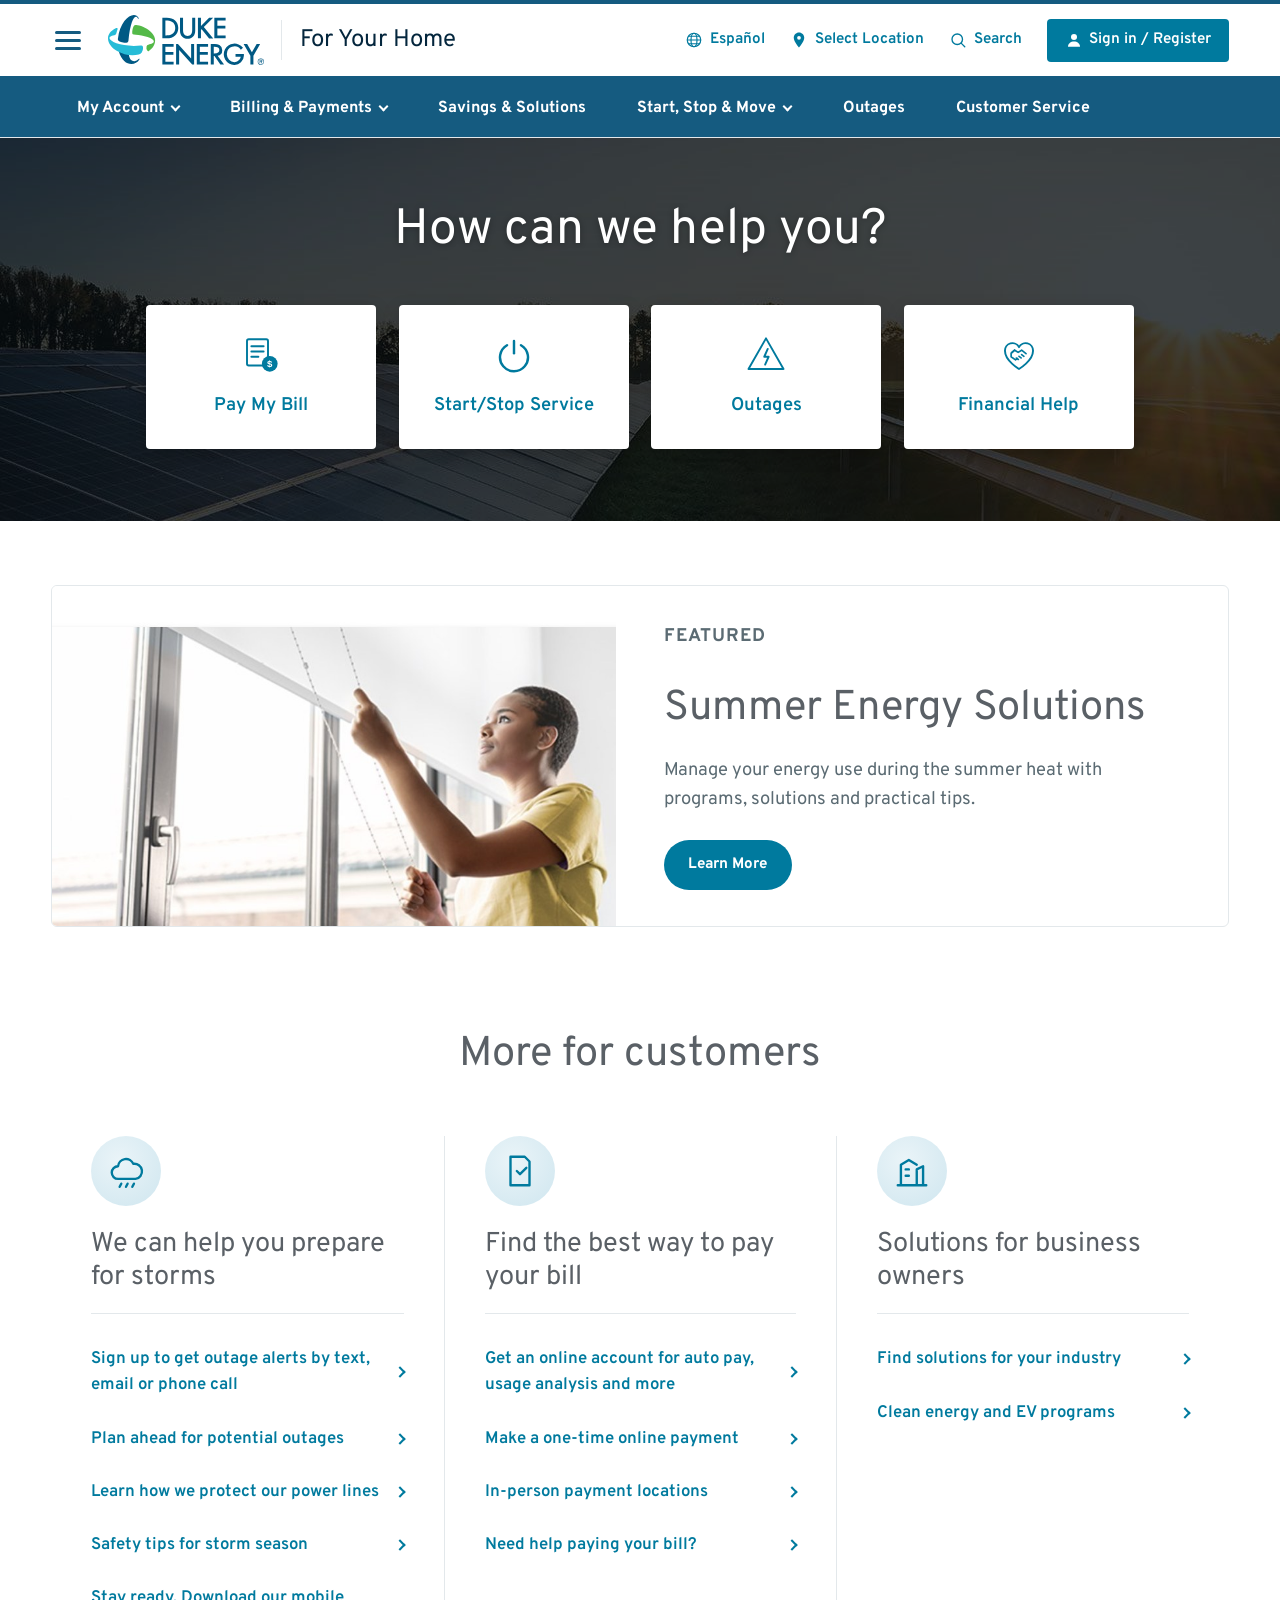
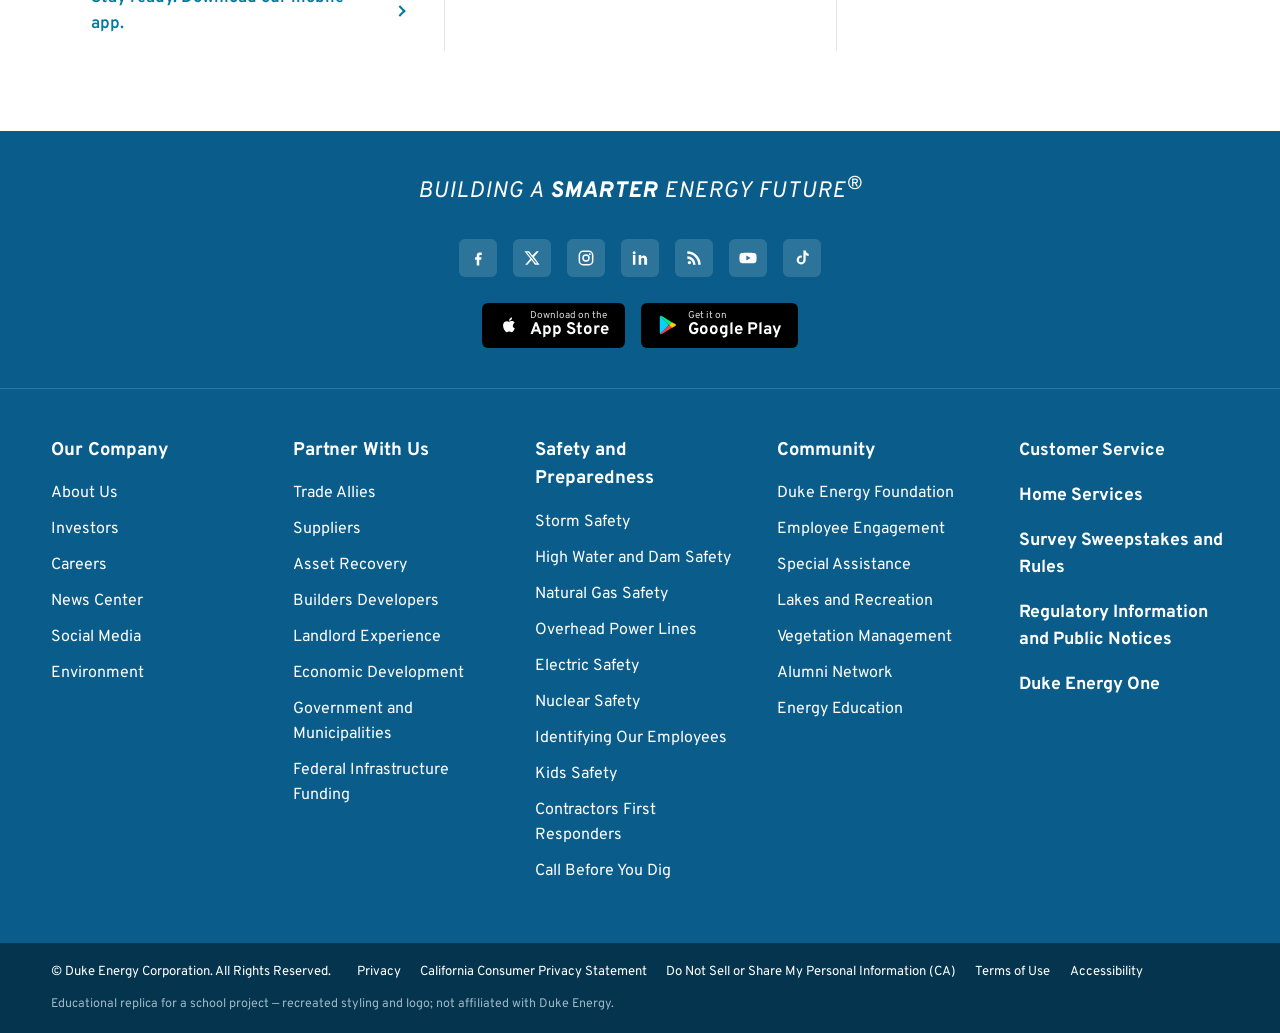
<file: tampa-electric-clone/dashboard.html>
<!DOCTYPE html>
<html lang="en">
<head>
  <meta charset="UTF-8" />
  <meta name="viewport" content="width=device-width, initial-scale=1.0" />
  <title>My Account | Duke Energy</title>
  <link rel="stylesheet" href="styles.css" />
  <link rel="preconnect" href="https://fonts.googleapis.com" />
  <link href="https://fonts.googleapis.com/css2?family=Overpass:wght@400;500;600;700;800&display=swap" rel="stylesheet" />
</head>
<body>
  <!-- Educational replica — recreated styling/logo; not affiliated with Duke Energy. -->
  <div class="topband"></div>

  <header class="acct-header">
    <div class="container acct-header__row">
      <a href="index.html" class="logo" aria-label="Duke Energy home">
        <img src="assets/logoduke.svg" alt="Duke Energy" width="150" height="48" />
        <span class="acct-header__title">My Account</span>
      </a>
      <div class="acct-header__right">
        <a href="#" class="acct-header__signout" id="signOutBtn">
          <svg viewBox="0 0 24 24" fill="none" stroke="currentColor" stroke-width="1.7" stroke-linecap="round" stroke-linejoin="round" aria-hidden="true" width="18" height="18"><path d="M15 3h4a1 1 0 0 1 1 1v16a1 1 0 0 1-1 1h-4"/><path d="M10 17l5-5-5-5M15 12H3"/></svg>
          Sign Out
        </a>
      </div>
    </div>
  </header>

  <main class="acct">
    <div class="container">

      <!-- Greeting row -->
      <div class="acct__greet">
        <h1 id="greeting"></h1>
        <span class="acct__acctno" id="acctNo"></span>
        <a href="#" class="acct__settings">
          <svg viewBox="0 0 24 24" fill="none" stroke="currentColor" stroke-width="1.7" aria-hidden="true" width="20" height="20"><circle cx="12" cy="12" r="3.2"/><path d="M19.4 13a1.6 1.6 0 0 0 .3 1.8l.1.1a2 2 0 1 1-2.8 2.8l-.1-.1a1.6 1.6 0 0 0-2.7 1.1V20a2 2 0 1 1-4 0v-.1A1.6 1.6 0 0 0 7 18.3a1.6 1.6 0 0 0-1.8.3l-.1.1a2 2 0 1 1-2.8-2.8l.1-.1a1.6 1.6 0 0 0-1.1-2.7H1a2 2 0 1 1 0-4h.1A1.6 1.6 0 0 0 2.7 7a1.6 1.6 0 0 0-.3-1.8l-.1-.1a2 2 0 1 1 2.8-2.8l.1.1A1.6 1.6 0 0 0 7 2.7h.1A1.6 1.6 0 0 0 8.2 1V1a2 2 0 1 1 4 0v.1A1.6 1.6 0 0 0 14 2.7a1.6 1.6 0 0 0 1.8-.3l.1-.1a2 2 0 1 1 2.8 2.8l-.1.1a1.6 1.6 0 0 0-.3 1.8V7a1.6 1.6 0 0 0 1.5 1h.2a2 2 0 1 1 0 4h-.1a1.6 1.6 0 0 0-1.4 1z"/></svg>
          Settings
        </a>
      </div>

      <!-- Teal setup banner -->
      <section class="setupband">
        <p class="setupband__lead">Let&rsquo;s finish setting up your account experience!</p>
        <div class="setupband__cards">
          <a href="#" class="setupcard">
            <span class="setupcard__icon">
              <svg viewBox="0 0 24 24" fill="currentColor" aria-hidden="true"><path d="M12 3 3 10.5h2V20h5v-5h4v5h5v-9.5h2z"/></svg>
            </span>
            Your Home Profile
          </a>
          <a href="#" class="setupcard">
            <span class="setupcard__icon">
              <svg viewBox="0 0 24 24" fill="currentColor" aria-hidden="true"><path d="M19 8c-.3 0-.6 0-.9.1A5 5 0 0 0 13 5H9a6 6 0 0 0-6 6c0 1.9.9 3.6 2.3 4.7L5 19h2.5l.6-1.5c.6.2 1.2.3 1.9.3h2.5c.6 0 1.2-.1 1.8-.3l.6 1.5H18l-.4-2A6 6 0 0 0 20 12h1v-3zm-3.5 2.5a1 1 0 1 1 0-2 1 1 0 0 1 0 2zM9 8.5a3 3 0 0 1 0-.5h3a3 3 0 0 1 0 .5z"/></svg>
            </span>
            Billing Programs
          </a>
          <a href="#" class="setupcard">
            <span class="setupcard__icon">
              <svg viewBox="0 0 24 24" fill="none" stroke="currentColor" stroke-width="1.8" stroke-linejoin="round" aria-hidden="true"><path d="M12 3 3 10.5h2V20h14v-9.5h2z" fill="currentColor" stroke="none"/><path d="M13 11l-3 4h2.2l-.6 3 3-4H12z" fill="#fff" stroke="none"/></svg>
            </span>
            Discover Rates
          </a>
          <a href="#" class="setupcard">
            <span class="setupcard__icon">
              <svg viewBox="0 0 24 24" fill="currentColor" aria-hidden="true"><path d="M12 3 2 8v2h20V8zM4 11v7H2v2h20v-2h-2v-7h-2v7h-3v-7h-2v7H8v-7H6v7H4z" opacity=".0"/><path d="M12 3 3 7.5V9h18V7.5zM5 10v7H4v2h16v-2h-1v-7h-2v7h-2v-7h-2v7h-2v-7H7v7H5z"/></svg>
            </span>
            Add Bank Account
          </a>
        </div>
      </section>

      <!-- Three columns -->
      <div class="acct__grid">

        <!-- Summary card -->
        <section class="acard acard--summary">
          <div class="acard__head">
            <h2>Summary</h2>
            <a href="bill.html" class="acard__link">View History
              <svg viewBox="0 0 24 24" fill="none" stroke="currentColor" stroke-width="2" aria-hidden="true" width="14" height="14"><path d="M9 6l6 6-6 6"/></svg>
            </a>
          </div>
          <p class="acard__amountlabel">Amount Due</p>
          <p class="acard__amount" id="amountDue"></p>
          <p class="acard__due">Due by <strong id="dueDate"></strong></p>
          <p class="acard__paid" id="paidMsg" hidden>&#10003; Thank you! Your payment has been scheduled.</p>
          <div class="acard__btns">
            <button class="dbtn dbtn--primary" id="payBtn">Pay My Bill</button>
            <a href="bill.html" class="dbtn dbtn--ghost">View Bill</a>
          </div>
        </section>

        <!-- Personalized offers -->
        <section class="acard acard--offers">
          <div class="offers">
            <span class="offers__lock">
              <svg viewBox="0 0 24 24" fill="none" stroke="currentColor" stroke-width="1.6" aria-hidden="true"><rect x="5" y="11" width="14" height="9" rx="1.5"/><path d="M8 11V8a4 4 0 0 1 8 0v3"/></svg>
            </span>
            <p class="offers__lead">Get personalized offers for your account.</p>
            <button class="dbtn dbtn--ghost offers__unlock">
              <svg viewBox="0 0 24 24" fill="none" stroke="currentColor" stroke-width="1.8" aria-hidden="true" width="16" height="16"><rect x="5" y="11" width="14" height="9" rx="1.5"/><path d="M8 11V8a4 4 0 0 1 8 0v3"/></svg>
              Unlock Additional Options
            </button>
            <a href="#" class="offers__not">Not Now
              <svg viewBox="0 0 24 24" fill="none" stroke="currentColor" stroke-width="2" aria-hidden="true" width="14" height="14"><path d="M9 6l6 6-6 6"/></svg>
            </a>
          </div>
        </section>

        <!-- Billing cycle comparison (usage) -->
        <section class="acard acard--compare">
          <div class="acard__head">
            <h2>Billing Cycle Comparison</h2>
            <a href="bill.html" class="acard__link">View Usage
              <svg viewBox="0 0 24 24" fill="none" stroke="currentColor" stroke-width="2" aria-hidden="true" width="14" height="14"><path d="M9 6l6 6-6 6"/></svg>
            </a>
          </div>
          <p class="acard__sub" id="usageSub"></p>
          <div class="acompare" id="usageChart" aria-hidden="true"></div>
        </section>

        <!-- Billing & payment / quick links -->
        <section class="acard acard--billing">
          <div class="acard__head">
            <h2>Billing &amp; Payment</h2>
            <a href="#" class="acard__link">View All Options
              <svg viewBox="0 0 24 24" fill="none" stroke="currentColor" stroke-width="2" aria-hidden="true" width="14" height="14"><path d="M9 6l6 6-6 6"/></svg>
            </a>
          </div>
          <ul class="enroll" id="enrollList"></ul>

          <h3 class="acard__qlhead">Quick Links</h3>
          <ul class="qlinks">
            <li><a href="#"><svg viewBox="0 0 24 24" fill="currentColor" aria-hidden="true"><path d="M12 2 4 5v6c0 5 3.4 8.5 8 11 4.6-2.5 8-6 8-11V5z"/><path d="M10.5 14.5 8 12l1.2-1.2 1.3 1.3 3.3-3.3L15 10z" fill="#fff"/></svg>Manage Sign In Security <i class="qlchev"></i></a></li>
            <li><a href="#"><svg viewBox="0 0 24 24" fill="currentColor" aria-hidden="true"><path d="M12 3 3 7.5V9h18V7.5zM5 10v7H4v2h16v-2h-1v-7h-2v7h-2v-7h-2v7h-2v-7H7v7H5z"/></svg>Manage Bank Accounts <i class="qlchev"></i></a></li>
            <li><a href="#"><svg viewBox="0 0 24 24" fill="currentColor" aria-hidden="true"><path d="M4 4h16a1 1 0 0 1 1 1v11a1 1 0 0 1-1 1H8l-4 4z"/><circle cx="9" cy="10.5" r="1" fill="#fff"/><circle cx="12" cy="10.5" r="1" fill="#fff"/><circle cx="15" cy="10.5" r="1" fill="#fff"/></svg>Notification Preferences <i class="qlchev"></i></a></li>
            <li><a href="#"><svg viewBox="0 0 24 24" fill="none" stroke="currentColor" stroke-width="1.8" stroke-linecap="round" stroke-linejoin="round" aria-hidden="true"><path d="M4 8h13l-3-3M20 16H7l3 3"/></svg>Compare My Energy Rates <i class="qlchev"></i></a></li>
            <li><a href="#"><svg viewBox="0 0 24 24" fill="currentColor" aria-hidden="true"><path d="M12 3 3 9v1h2v8h14v-8h2V9zm0 9.2L9.2 9.5 12 7l2.8 2.5z" opacity="0"/><path d="M12 3 4 8v2h1v8h14v-8h1V8zm0 5.5a1.6 1.6 0 1 1 0 3.2 1.6 1.6 0 0 1 0-3.2zm-.7 3.7h1.4l.4 1-1.1.7-1.1-.7z"/></svg>Payment Assistance <i class="qlchev"></i></a></li>
            <li><a href="#"><svg viewBox="0 0 24 24" fill="currentColor" aria-hidden="true"><path d="M12 21s-7-4.4-9.2-8.6C1.1 9 2.6 5.5 6 5.5c2 0 3.2 1.2 4 2.4.8-1.2 2-2.4 4-2.4 3.4 0 4.9 3.5 3.2 6.9C19 16.6 12 21 12 21Z"/></svg>Share the Light <i class="qlchev"></i></a></li>
            <li><a href="#"><svg viewBox="0 0 24 24" fill="currentColor" aria-hidden="true"><path d="M4 9 5 4h14l1 5v1H4zM5 11h14v8H5zm3 2v4h3v-4z"/></svg>Duke Energy Connections <i class="qlchev"></i></a></li>
          </ul>

          <a href="#" class="alertcard">
            <span class="alertcard__icon">
              <svg viewBox="0 0 24 24" fill="currentColor" aria-hidden="true"><path d="M4 4h12a1 1 0 0 1 1 1v7a1 1 0 0 1-1 1H8l-4 3z"/><path d="M14 10h6a1 1 0 0 1 1 1v6l-3-2h-5a1 1 0 0 1-1-1v-1h2a2 2 0 0 0 2-2z"/></svg>
            </span>
            <span>
              <strong>Alerts &amp; Notifications</strong>
              <small>Manage your outage alerts, bill notifications, and other preferences.</small>
            </span>
            <i class="qlchev"></i>
          </a>
        </section>
      </div>

      <p class="acct__disc">Duke Energy Florida (DEF) offers optional, market-based products and services that are separate from the regulated services provided by DEF. These products and services may be available from other competitive sources.</p>
    </div>
  </main>

  <footer class="dh-footer">
    <div class="dh-footer__bottom">
      <div class="container dh-footer__bottom-row">
        <p>&copy; Duke Energy Corporation. All Rights Reserved.</p>
        <ul>
          <li><a href="#">Privacy</a></li>
          <li><a href="#">Terms of Use</a></li>
          <li><a href="#">Accessibility</a></li>
        </ul>
      </div>
      <p class="dh-disclaimer container">Educational replica for a school project &mdash; recreated styling and logo; not affiliated with Duke Energy.</p>
    </div>
  </footer>

  <script src="accounts.js?v=4"></script>
  <script src="dashboard.js?v=2"></script>
</body>
</html>
</file>
<file: styles.css>
:root {
  --navy: #04263d;
  --teal: #007a9e;
  --teal-dark: #0a5c87;
  --teal-bright: #2aa7c4;
  --accent: #007a9e;
  --accent-dark: #0a5c87;
  --ink: #34393d;
  --muted: #5b6b73;
  --line: #e3e8eb;
  --bg-soft: #f4f7f8;
  --white: #fff;
  --radius: 10px;
  --shadow: 0 8px 28px rgba(0, 60, 95, 0.12);

  /* Duke-specific */
  --duke-nav: #155b80;
  --duke-footer: #0a5d8a;
  --duke-footer-dark: #04344e;
  --duke-link: #007a9e;
}

* { box-sizing: border-box; }

body {
  margin: 0;
  font-family: "Interstate", "Overpass", "Helvetica Neue", Arial, sans-serif;
  color: var(--ink);
  background: var(--white);
  line-height: 1.55;
}

img { max-width: 100%; display: block; }
a { color: var(--teal-dark); text-decoration: none; }
a:hover { text-decoration: underline; }

.container { width: min(1180px, 92%); margin: 0 auto; }

/* Buttons */
.btn {
  display: inline-flex;
  align-items: center;
  gap: .5rem;
  font-weight: 700;
  border: 2px solid transparent;
  border-radius: 999px;
  padding: .7rem 1.4rem;
  cursor: pointer;
  font-size: .95rem;
  transition: transform .12s ease, background .15s ease, color .15s ease;
  text-decoration: none;
}
.btn:hover { text-decoration: none; transform: translateY(-1px); }
.btn--sm { padding: .35rem .9rem; font-size: .8rem; }
.btn--lg { padding: .85rem 1.9rem; font-size: 1.05rem; }
.btn--primary { background: var(--teal-dark); color: #fff; }
.btn--primary:hover { background: var(--navy); }
.btn--accent { background: var(--accent); color: #fff; }
.btn--accent:hover { background: var(--accent-dark); }
.btn--ghost { background: transparent; color: #fff; border-color: rgba(255,255,255,.7); }
.btn--ghost:hover { background: rgba(255,255,255,.15); }

/* Topbar */
.topbar { background: var(--navy); color: #cfe4ee; font-size: .82rem; }
.topbar__inner { display: flex; justify-content: space-between; align-items: center; padding: .45rem 0; }
.topbar a { color: #cfe4ee; }
.topbar a:hover { color: #fff; }
.topbar__divider { margin: 0 .65rem; opacity: .4; }
.topbar__right { display: flex; align-items: center; gap: .7rem; }
.topbar__phone { font-weight: 700; color: #fff !important; }

/* Gold brand bar */
.goldbar { height: 7px; background: linear-gradient(90deg, #f6bc00 0%, #FFD200 50%, #f6bc00 100%); }

/* Header */
.header { background: #fff; position: sticky; top: 0; z-index: 50; box-shadow: 0 1px 0 var(--line); }
.header__row { display: flex; align-items: stretch; gap: 1.6rem; padding: 0; }

.logo { display: flex; align-items: center; gap: .6rem; padding: .7rem 0; }
.logo img { display: block; height: 46px; width: auto; }
.logo--footer img { height: 44px; }
.logo__mark {
  width: 46px; height: 46px; border-radius: 8px;
  background: linear-gradient(135deg, var(--teal-bright), var(--teal-dark));
  color: #fff; font-weight: 800; font-size: 1.15rem;
  display: grid; place-items: center; letter-spacing: -1px;
}
.logo__text { display: flex; flex-direction: column; line-height: 1; font-weight: 800; color: var(--navy); font-size: 1.05rem; letter-spacing: .5px; }
.logo__text strong { color: var(--teal); }
.logo__text small { font-weight: 600; font-size: .55rem; letter-spacing: 2px; color: var(--muted); margin-top: 3px; }

/* Audience tabs (For Your Home / Business) */
.audience-toggle { display: flex; align-items: flex-end; gap: 2px; }
.audience-toggle__btn { border: 0; background: transparent; padding: 0 1.1rem; font-weight: 600; color: var(--navy); cursor: pointer; font-size: .98rem; align-self: stretch; }
.audience-toggle__btn.is-active { background: var(--bg-soft); color: var(--navy); box-shadow: inset 0 -3px 0 var(--navy); }

.nav-toggle { display: none; flex-direction: column; gap: 5px; background: none; border: 0; cursor: pointer; padding: 6px; margin-left: auto; align-self: center; }
.nav-toggle span { width: 26px; height: 3px; background: var(--navy); border-radius: 2px; }

/* Primary nav (top white row, right side) */
.topnav { margin-left: auto; display: flex; align-items: stretch; }
.topnav__list { list-style: none; display: flex; gap: .1rem; margin: 0; padding: 0; align-items: stretch; }
.topnav__list > li { display: flex; }
.topnav__icons { display: flex; align-items: center; gap: .1rem; padding-left: .6rem; }

/* Secondary nav (gray bar, left side) */
.subnav { background: var(--bg-soft); border-top: 1px solid var(--line); border-bottom: 1px solid var(--line); }
.subnav__row { display: flex; align-items: center; justify-content: space-between; gap: 1rem; }
.subnav__news { color: #005faa; font-size: .92rem; white-space: nowrap; }
.subnav__news:hover { text-decoration: underline; }
.mainnav { position: static; }
.mainnav__list { list-style: none; display: flex; gap: .2rem; margin: 0; padding: 0; align-items: stretch; }
.has-mega { display: flex; }
.mainnav__top {
  background: none; border: 0; font: inherit; font-weight: 700; color: var(--navy);
  padding: 1.05rem 1.05rem; display: flex; align-items: center; gap: .55rem;
  cursor: pointer; font-size: .95rem; border-bottom: 3px solid transparent;
}
.has-mega:hover .mainnav__top,
.mainnav__top:focus-visible { background: var(--bg-soft); color: var(--teal-dark); }
.chev { width: 7px; height: 7px; border-right: 2px solid currentColor; border-bottom: 2px solid currentColor; transform: translateY(-2px) rotate(45deg); transition: transform .18s ease; }
.has-mega:hover .chev { transform: translateY(1px) rotate(-135deg); }

/* Mega menu panel */
.mega {
  display: none; position: absolute; left: 0; right: 0; top: 100%;
  background: var(--bg-soft); box-shadow: 0 14px 24px rgba(0,60,95,.12);
  border-top: 1px solid var(--line); z-index: 60;
}
.has-mega:hover .mega { display: block; }
.mega__inner { display: flex; gap: 4rem; padding: 2.4rem 0 2.8rem; align-items: flex-start; }
.mega__col { display: flex; flex-direction: column; gap: 1.6rem; min-width: 220px; }
.mega__group ul { list-style: none; margin: .4rem 0 0; padding: 0; }
.mega__group li { margin: 0; }
.mega__head { display: block; color: #005faa; font-weight: 700; font-size: 1.12rem; }
.mega__head--solo { font-size: 1.12rem; }
.mega__group a:not(.mega__head) { display: block; color: #333; padding: .32rem 0; font-size: 1rem; }
.mega__group a:not(.mega__head):hover { color: #005faa; text-decoration: none; }
.mega__head:hover { text-decoration: underline; }

.navicon { background: none; border: 0; color: #005faa; cursor: pointer; font-size: 1.2rem; padding: .4rem; line-height: 1; }
.navicon:hover { color: var(--teal-dark); }
.navicon--user { font-size: 1.45rem; }

/* Hero */
.hero { position: relative; overflow: hidden; }
.hero__slide { display: none; min-height: 460px; background-image: var(--img); background-size: cover; background-position: center right; position: relative; }
.hero__slide::before { content: ""; position: absolute; inset: 0; background: linear-gradient(90deg, rgba(0,42,85,.88) 0%, rgba(0,55,107,.6) 38%, rgba(0,55,107,.05) 68%, rgba(0,55,107,0) 100%); }
.hero__slide.is-active { display: block; animation: fade .6s ease; }
@keyframes fade { from { opacity: 0; } to { opacity: 1; } }
.hero__inner { display: flex; align-items: center; min-height: 460px; padding: 3rem 0; position: relative; z-index: 1; }
.hero__content { max-width: 560px; color: #fff; }
.hero__eyebrow { text-transform: uppercase; letter-spacing: 2px; font-weight: 700; font-size: .8rem; color: #ffd9ad; margin: 0 0 .6rem; }
.hero__title { font-size: clamp(1.9rem, 4vw, 3rem); line-height: 1.1; margin: 0 0 1rem; }
.hero__sub { font-size: 1.1rem; margin: 0 0 1.6rem; color: rgba(255,255,255,.92); }

.hero__arrow { position: absolute; top: 50%; transform: translateY(-50%); background: rgba(255,255,255,.2); border: 0; color: #fff; width: 46px; height: 46px; border-radius: 50%; font-size: 1.6rem; cursor: pointer; }
.hero__arrow:hover { background: rgba(255,255,255,.35); }
.hero__arrow--prev { left: 18px; }
.hero__arrow--next { right: 18px; }
.hero__dots { position: absolute; bottom: 18px; left: 50%; transform: translateX(-50%); display: flex; gap: 10px; }
.hero__dots button { width: 11px; height: 11px; border-radius: 50%; border: 0; background: rgba(255,255,255,.5); cursor: pointer; }
.hero__dots button.is-active { background: #fff; }

/* Quick actions */
.quick { background: #fff; margin-top: -32px; position: relative; z-index: 5; }
.quick__grid { display: grid; grid-template-columns: repeat(5, 1fr); gap: 1rem; background: #fff; border-radius: var(--radius); box-shadow: var(--shadow); padding: 1.4rem; }
.quick__card { display: flex; flex-direction: column; align-items: center; gap: .6rem; padding: 1rem .5rem; border-radius: 8px; color: var(--ink); font-weight: 700; text-align: center; }
.quick__card:hover { background: var(--bg-soft); text-decoration: none; color: var(--teal-dark); }
.quick__icon { width: 30px; height: 30px; color: var(--teal-dark); }
.quick__label { font-size: .9rem; }

/* Section helpers */
.eyebrow { text-transform: uppercase; letter-spacing: 2px; font-weight: 700; font-size: .8rem; color: var(--accent); margin: 0 0 .5rem; }
.section-title { font-size: 1.9rem; text-align: center; color: var(--navy); margin: 0 0 2rem; }
.link-arrow { font-weight: 700; color: var(--teal-dark); }

/* Feature band */
.feature { padding: 4.5rem 0; }
.feature__inner { display: grid; grid-template-columns: 1.1fr .9fr; gap: 3rem; align-items: center; }
.feature__text h2 { font-size: 2.1rem; color: var(--navy); margin: 0 0 1rem; }
.feature__text p { color: var(--muted); font-size: 1.05rem; margin: 0 0 1.6rem; }
.feature__chart { background: var(--bg-soft); border-radius: var(--radius); padding: 2rem; display: flex; align-items: flex-end; gap: 1rem; height: 260px; }
.feature__chart .bar { flex: 1; background: linear-gradient(180deg, var(--teal-bright), var(--teal)); border-radius: 6px 6px 0 0; }
.feature__chart .bar--peak { background: linear-gradient(180deg, var(--accent), var(--accent-dark)); }

/* Promo cards */
.promos { padding: 4.5rem 0; background: var(--bg-soft); }
.promos__grid, .stories__grid { display: grid; grid-template-columns: repeat(3, 1fr); gap: 1.8rem; }
.card { background: #fff; border-radius: var(--radius); overflow: hidden; box-shadow: 0 4px 18px rgba(0,60,95,.08); transition: transform .15s ease, box-shadow .15s ease; }
.card:hover { transform: translateY(-4px); box-shadow: var(--shadow); }
.card__accent { display: block; height: 6px; background: var(--c); }
.card__body { padding: 1.6rem; }
.card__body h3 { margin: 0 0 .6rem; color: var(--navy); }
.card__body p { color: var(--muted); margin: 0 0 1rem; }

/* Stories */
.stories { padding: 4.5rem 0; }
.story { background: #fff; border-radius: var(--radius); overflow: hidden; border: 1px solid var(--line); }
.story__img { height: 190px; overflow: hidden; }
.story__img img { width: 100%; height: 100%; object-fit: cover; display: block; transition: transform .3s ease; }
.story:hover .story__img img { transform: scale(1.04); }
.story__body { padding: 1.3rem; }
.story__tag { display: inline-block; background: var(--bg-soft); color: var(--teal-dark); font-weight: 700; font-size: .72rem; text-transform: uppercase; letter-spacing: 1px; padding: .25rem .7rem; border-radius: 999px; margin-bottom: .7rem; }
.story__body h3 { margin: 0 0 1rem; font-size: 1.15rem; color: var(--navy); }

/* Signup */
.signup { background: linear-gradient(115deg, var(--navy), var(--teal-dark)); color: #fff; padding: 3rem 0; }
.signup__inner { display: flex; justify-content: space-between; align-items: center; gap: 2rem; flex-wrap: wrap; }
.signup h2 { margin: 0 0 .3rem; font-size: 1.7rem; }
.signup p { margin: 0; color: rgba(255,255,255,.85); }
.signup__form { display: flex; gap: .6rem; flex: 1; min-width: 320px; max-width: 480px; }
.signup__form input { flex: 1; border: 0; border-radius: 999px; padding: .8rem 1.2rem; font-size: 1rem; }

/* Footer */
.footer { font-size: .92rem; }
.footer a { color: #fff; }
.footer a:hover { color: #fff; text-decoration: underline; }

.footer__top { background: #2b5aa6; color: #fff; padding: 3rem 0 2.5rem; }
.footer__grid { display: grid; grid-template-columns: 1.3fr 1fr 1fr 1fr 1.1fr; gap: 1.5rem 2rem; }
.footer__brand img { height: 42px; width: auto; }
.footer__col { list-style: none; margin: 0; padding: 0; }
.footer__col li { margin-bottom: .7rem; }
.footer__col a { font-weight: 600; }
.footer__care-label { font-weight: 700; margin: 0 0 .4rem; }
.footer__care-num { margin: 0; font-weight: 600; }

.footer__news { margin-top: 2rem; text-align: center; }
.footer__news hr { border: 0; border-top: 1px solid rgba(255,255,255,.35); margin: 0 0 2rem; }
.footer__news p { max-width: 760px; margin: 0 auto 1.4rem; font-weight: 600; }
.footer__news-btn { display: inline-block; background: #fff; color: #2b5aa6; font-weight: 700; padding: .7rem 1.5rem; border-radius: 4px; }
.footer__news-btn:hover { text-decoration: none; background: #eef3fb; }

.footer__bottom { background: #0a1f33; color: #cdd7e0; padding: 2rem 0; text-align: center; }
.footer__social { display: flex; gap: .7rem; justify-content: center; margin-bottom: 1.2rem; }
.footer__social a { width: 38px; height: 38px; border-radius: 50%; background: rgba(255,255,255,.12); display: grid; place-items: center; font-weight: 700; color: #fff; }
.footer__social a:hover { background: #2b5aa6; text-decoration: none; }
.footer__legal { list-style: none; display: flex; gap: 1.4rem; justify-content: center; margin: 0 0 1rem; padding: 0; }
.footer__legal a { color: #cdd7e0; }
.footer__copy { font-size: .78rem; color: #8fa3b5; margin: 0; line-height: 1.7; }
.footer__disclaimer { color: #6f8597; }

/* Login modal */
.modal { position: fixed; inset: 0; z-index: 100; display: none; }
.modal.is-open { display: block; }
.modal__overlay { position: absolute; inset: 0; background: rgba(2, 41, 63, .55); backdrop-filter: blur(2px); }
.modal__dialog { position: relative; width: min(420px, 92%); margin: 7vh auto 0; background: #fff; border-radius: 14px; box-shadow: 0 24px 60px rgba(0,0,0,.3); padding: 2.2rem; animation: pop .2s ease; }
@keyframes pop { from { transform: translateY(12px); opacity: 0; } to { transform: none; opacity: 1; } }
.modal__close { position: absolute; top: 12px; right: 16px; background: none; border: 0; font-size: 1.8rem; line-height: 1; color: var(--muted); cursor: pointer; }
.modal__brand { display: flex; align-items: center; margin-bottom: 1rem; }
.modal__brand img { height: 40px; width: auto; }
.modal__title { font-size: 1.3rem; color: var(--navy); margin: 0 0 1.4rem; }
.loginform { display: flex; flex-direction: column; gap: 1rem; }
.loginform label { font-weight: 700; font-size: .85rem; color: var(--ink); display: flex; flex-direction: column; gap: .35rem; }
.loginform input { border: 1px solid var(--line); border-radius: 8px; padding: .7rem .9rem; font-size: 1rem; font-family: inherit; }
.loginform input:focus { outline: 2px solid var(--teal); border-color: var(--teal); }
.loginform__error { color: #c0392b; font-weight: 700; font-size: .85rem; margin: 0; }
.loginform__submit { justify-content: center; margin-top: .3rem; }
.loginform__links { display: flex; justify-content: space-between; font-size: .82rem; }

/* Dashboard */
.btn--ghost-dark { background: transparent; color: var(--teal-dark); border-color: var(--teal-dark); }
.btn--ghost-dark:hover { background: var(--bg-soft); }

/* Account header (dashboard) */
.acct-header { background: #fff; box-shadow: 0 1px 0 var(--line); position: sticky; top: 0; z-index: 50; }
.acct-header__row { display: flex; align-items: center; justify-content: space-between; gap: 1rem; padding: .6rem 0; flex-wrap: wrap; }
.acct-header__right { display: flex; align-items: center; gap: 1rem; flex-wrap: wrap; }
.acct-header__phone { color: var(--navy); font-weight: 700; font-size: .9rem; display: inline-flex; align-items: center; gap: .35rem; }
.acct-header__welcome { font-weight: 700; color: var(--teal-dark); }
.acct-nav { background: var(--teal-dark); }
.acct-nav__row { display: flex; gap: .3rem; flex-wrap: wrap; }
.acct-nav__row a { color: #fff; font-weight: 600; padding: .8rem 1rem; font-size: .92rem; }
.acct-nav__row a:hover { background: rgba(255,255,255,.12); text-decoration: none; }
.acct-nav__row a.is-current { background: rgba(255,255,255,.18); }
.dash { background: var(--bg-soft); padding: 2.5rem 0 4rem; min-height: 60vh; }
.dash__greeting { color: var(--navy); margin: 0 0 .3rem; font-size: 1.9rem; }
.dash__sub { color: var(--muted); margin: 0 0 2rem; }
.dash__grid { display: grid; grid-template-columns: 1.1fr .9fr; gap: 1.6rem; margin-bottom: 1.6rem; }

.billcard { background: linear-gradient(120deg, var(--navy), var(--teal-dark)); color: #fff; border-radius: var(--radius); padding: 2rem; box-shadow: var(--shadow); }
.billcard__label { text-transform: uppercase; letter-spacing: 1.5px; font-size: .8rem; opacity: .85; margin: 0 0 .4rem; }
.billcard__amount { font-size: 3rem; font-weight: 800; margin: 0; line-height: 1; }
.billcard__due { margin: .6rem 0 1.4rem; opacity: .9; }
.billcard__actions { display: flex; gap: .8rem; flex-wrap: wrap; }
.billcard__actions .btn--ghost-dark { color: #fff; border-color: rgba(255,255,255,.6); }
.billcard__actions .btn--ghost-dark:hover { background: rgba(255,255,255,.15); }
.billcard__paid { margin: 1.1rem 0 0; font-weight: 700; color: #b6f0c2; }

.usagecard h3 { margin: 0 0 .6rem; color: var(--navy); }
.usagecard { padding: 1.6rem; }
.usagecard__big { font-size: 2.2rem; font-weight: 800; color: var(--teal-dark); margin: 0; }
.usagecard__meta { color: var(--muted); margin: .2rem 0 1.2rem; font-size: .9rem; }
.usagechart { display: flex; align-items: flex-end; gap: .6rem; height: 120px; }
.usagechart__col { flex: 1; display: flex; flex-direction: column; align-items: center; justify-content: flex-end; height: 100%; }
.usagechart__bar { width: 100%; background: linear-gradient(180deg, var(--teal-bright), var(--teal)); border-radius: 5px 5px 0 0; }
.usagechart__col.is-current .usagechart__bar { background: linear-gradient(180deg, var(--accent), var(--accent-dark)); }
.usagechart__lbl { font-size: .72rem; color: var(--muted); margin-top: .35rem; }

.statement { padding: 2rem; }
.statement__head { display: flex; justify-content: space-between; align-items: center; margin-bottom: 1.4rem; }
.statement__head h2 { margin: 0; color: var(--navy); }
.statement__meta { display: grid; grid-template-columns: repeat(2, 1fr); gap: 1rem 2rem; margin: 0 0 1.6rem; padding-bottom: 1.4rem; border-bottom: 1px solid var(--line); }
.statement__meta dt { font-size: .75rem; text-transform: uppercase; letter-spacing: 1px; color: var(--muted); }
.statement__meta dd { margin: .15rem 0 0; font-weight: 700; color: var(--ink); }
.statement__table { width: 100%; border-collapse: collapse; }
.statement__table th, .statement__table td { text-align: left; padding: .7rem .2rem; border-bottom: 1px solid var(--line); }
.statement__table .right { text-align: right; }
.statement__table thead th { font-size: .78rem; text-transform: uppercase; letter-spacing: 1px; color: var(--muted); }
.statement__total td { font-weight: 800; font-size: 1.1rem; color: var(--navy); border-bottom: 0; }

/* Responsive */
@media (max-width: 900px) {
  .header__row { flex-wrap: wrap; align-items: center; }
  .nav-toggle { display: flex; }
  .topnav { display: none; margin: 0; width: 100%; }
  .subnav { display: none; }
  .header.is-open .topnav,
  .header.is-open .subnav { display: block; }
  .topnav__list, .mainnav__list { flex-direction: column; align-items: stretch; }
  .has-mega { flex-direction: column; }
  .topnav__icons { padding: .6rem 0; }
  .mainnav__top { width: 100%; justify-content: space-between; border-bottom: 1px solid var(--line); }
  .subnav__row { flex-direction: column; align-items: stretch; }
  .subnav__news { white-space: normal; padding: .8rem 0; }
  .mega { display: none !important; }
  .chev { display: none; }
  .quick__grid { grid-template-columns: repeat(2, 1fr); }
  .feature__inner { grid-template-columns: 1fr; }
  .promos__grid, .stories__grid { grid-template-columns: 1fr; }
  .footer__grid { grid-template-columns: 1fr 1fr; }
  .dash__grid { grid-template-columns: 1fr; }
  .statement__meta { grid-template-columns: 1fr; }
}
@media (max-width: 560px) {
  .audience-toggle__btn { padding: 0 .7rem; font-size: .85rem; }
  .quick__grid { grid-template-columns: 1fr 1fr; }
  .footer__grid { grid-template-columns: 1fr; }
  .signup__inner { flex-direction: column; align-items: stretch; }
}

/* =====================================================
   DUKE ENERGY SKIN
   ===================================================== */
.topband { height: 4px; background: var(--duke-nav); }

/* Header */
.dh-header { background: #fff; position: sticky; top: 0; z-index: 50; box-shadow: 0 1px 0 var(--line); }
.dh-top { display: flex; align-items: center; gap: 1.1rem; padding: .7rem 0; }
.dh-burger { display: flex; flex-direction: column; gap: 5px; background: none; border: 0; cursor: pointer; padding: 4px; margin-right: .3rem; }
.dh-burger span { width: 26px; height: 3px; background: var(--duke-nav); border-radius: 2px; }
.dh-burger:hover span { background: var(--duke-link); }

/* Slide-out navigation drawer */
.navdrawer { position: fixed; inset: 0; z-index: 200; visibility: hidden; }
.navdrawer.is-open { visibility: visible; }
.navdrawer__overlay { position: absolute; inset: 0; background: rgba(20,30,40,.55); opacity: 0; transition: opacity .25s ease; }
.navdrawer.is-open .navdrawer__overlay { opacity: 1; }
.navdrawer__panel { position: absolute; top: 0; left: 0; height: 100%; width: 380px; max-width: 88vw; background: #fff; box-shadow: 4px 0 24px rgba(0,0,0,.2); transform: translateX(-100%); transition: transform .28s ease; display: flex; flex-direction: column; overflow-y: auto; }
.navdrawer.is-open .navdrawer__panel { transform: translateX(0); }
.navdrawer__head { display: flex; align-items: center; justify-content: space-between; padding: 1.4rem 1.6rem 1.1rem; border-bottom: 1px solid var(--line); }
.navdrawer__head h2 { margin: 0; font-weight: 400; font-size: 2rem; color: #3f464d; }
.navdrawer__close { background: none; border: 0; cursor: pointer; color: var(--duke-link); padding: .3rem; }
.navdrawer__close svg { width: 26px; height: 26px; display: block; }
.navdrawer__body { padding: 0 0 2rem; }
.navdrawer__audience { padding: 1rem 1.6rem; font-size: 1.15rem; color: #3f464d; border-left: 4px solid transparent; }
.navdrawer__audience.is-active { border-left-color: var(--teal-bright); }
.navdrawer__sub, .navdrawer__top { list-style: none; margin: 0; padding: 0; }
.navdrawer__sub li a { padding-left: 2.4rem; }
.navdrawer__sub li:last-child a { border-bottom: 6px solid var(--bg-soft); }
.navdrawer a { display: flex; align-items: center; justify-content: space-between; gap: 1rem; padding: 1rem 1.6rem; color: var(--duke-link); font-weight: 600; font-size: 1.1rem; border-bottom: 1px solid var(--line); }
.navdrawer a:hover { background: var(--bg-soft); text-decoration: none; }
.navdrawer .rchev { width: 9px; height: 9px; border-right: 2px solid currentColor; border-bottom: 2px solid currentColor; transform: rotate(-45deg); display: inline-block; flex: none; }
.dh-logo img { display: block; height: 50px; width: auto; }
.dh-divider { width: 1px; height: 40px; background: var(--line); }
.dh-foryour { font-size: 1.5rem; color: var(--navy); font-weight: 400; }
.dh-utility { margin-left: auto; display: flex; align-items: center; gap: 1.6rem; }
.dh-utility a { color: var(--duke-link); font-weight: 600; font-size: .95rem; display: inline-flex; align-items: center; gap: .4rem; }
.dh-uicon { font-size: 1rem; }
svg.dh-uicon { width: 18px; height: 18px; flex: none; }
.dh-signin svg.dh-uicon { color: #fff; }
.dh-signin { background: var(--duke-link); color: #fff !important; padding: .6rem 1.1rem; border-radius: 4px; }
.dh-signin:hover { background: var(--teal-dark); text-decoration: none; }

/* Primary nav */
.dh-nav { background: var(--duke-nav); }
.dh-nav__row { display: flex; align-items: stretch; gap: 0; }
.dh-item { display: flex; position: relative; }
.dh-link { background: none; border: 0; font: inherit; color: #fff; font-weight: 700; font-size: 1rem; padding: 1rem 1.6rem; cursor: pointer; display: flex; align-items: center; gap: .5rem; border-top: 4px solid transparent; }
.dh-link:hover { text-decoration: none; }
.dh-item.has-dd:hover .dh-link,
.dh-item:hover > .dh-link { background: #fff; color: var(--duke-link); border-top-color: var(--teal-bright); }
.caret { width: 7px; height: 7px; border-right: 2px solid currentColor; border-bottom: 2px solid currentColor; transform: translateY(-2px) rotate(45deg); transition: transform .15s; }
.dh-item.has-dd:hover .caret { transform: translateY(1px) rotate(-135deg); }
.dh-dd { display: none; position: absolute; top: 100%; left: 0; min-width: 300px; background: #fff; box-shadow: 0 16px 28px rgba(0,0,0,.18); padding: .8rem 0; z-index: 60; }
.dh-item.has-dd:hover .dh-dd { display: block; }
.dh-dd a { display: block; color: var(--duke-link); font-weight: 600; padding: .7rem 1.6rem; font-size: 1.05rem; }
.dh-dd a:hover { background: var(--bg-soft); text-decoration: none; }

/* Hero */
.dh-hero { background: url('assets/hero-solar-panels-field-desktop.jpg') center center / cover no-repeat; position: relative; }
.dh-hero::before { content: ""; position: absolute; inset: 0; background: rgba(10,20,28,.45); }
.dh-hero__inner { position: relative; z-index: 1; padding: 3.5rem 0 4.5rem; text-align: center; }
.dh-hero__title { color: #fff; font-weight: 400; font-size: clamp(2rem, 4vw, 3.1rem); margin: 0 0 2.2rem; text-shadow: 0 1px 6px rgba(0,0,0,.3); }
.dh-hero__cards { display: grid; grid-template-columns: repeat(4, minmax(0, 230px)); gap: 1.4rem; justify-content: center; }
.dh-hcard { background: #fff; border-radius: 4px; padding: 1.8rem 1rem; display: flex; flex-direction: column; align-items: center; gap: 1rem; color: var(--duke-link); font-weight: 600; font-size: 1.15rem; box-shadow: 0 6px 18px rgba(0,0,0,.18); }
.dh-hcard:hover { text-decoration: none; transform: translateY(-3px); transition: transform .15s; }
.dh-hcard svg { width: 42px; height: 42px; color: var(--duke-link); }

/* Featured */
.dh-feature { padding: 4rem 0; }
.dh-feature__inner { display: grid; grid-template-columns: 1fr 1fr; gap: 3rem; align-items: center; border: 1px solid var(--line); border-radius: 6px; overflow: hidden; }
.dh-feature__img { min-height: 340px; background: url('assets/featured-summer.jpg') center center / cover no-repeat; }
.dh-feature__text { padding: 2rem 2.5rem 2rem 0; }
.dh-eyebrow { letter-spacing: 1px; font-weight: 700; color: var(--muted); font-size: .82rem; margin: 0 0 .6rem; }
.dh-feature__text h2 { font-size: 2.6rem; font-weight: 400; color: #5a6066; margin: 0 0 1rem; }
.dh-feature__text p { color: var(--muted); font-size: 1.15rem; margin: 0 0 1.6rem; }

/* More for customers */
.dh-more { padding: 2rem 0 5rem; }
.dh-more__title { text-align: center; font-weight: 400; font-size: 2.6rem; color: #5a6066; margin: 0 0 3rem; }
.dh-more__grid { display: grid; grid-template-columns: repeat(3, 1fr); gap: 0; }
.dh-mcol { padding: 0 2.5rem; border-left: 1px solid var(--line); }
.dh-mcol:first-child { border-left: 0; }
.dh-micon { display: inline-grid; place-items: center; width: 70px; height: 70px; border-radius: 50%; background: radial-gradient(circle at 40% 35%, #eaf4f8, #cfe6ef); color: var(--duke-link); margin-bottom: 1.4rem; }
.dh-micon svg { width: 38px; height: 38px; }
.dh-mcol h3 { font-size: 1.7rem; font-weight: 400; color: #5a6066; margin: 0 0 1.2rem; line-height: 1.2; }
.dh-links { list-style: none; margin: 0; padding: 1.2rem 0 0; border-top: 1px solid var(--line); }
.dh-links li { margin: 0; }
.dh-links a { display: flex; justify-content: space-between; align-items: center; gap: 1rem; color: var(--duke-link); font-weight: 600; padding: .85rem 0; border-bottom: 0; font-size: 1.05rem; }
.dh-links a:hover { text-decoration: underline; }
.rchev { flex: none; width: 8px; height: 8px; border-right: 2px solid currentColor; border-top: 2px solid currentColor; transform: rotate(45deg); }

/* Footer */
.dh-footer { background: var(--duke-footer); color: #fff; }
.dh-footer a { color: #fff; }
.dh-footer a:hover { text-decoration: underline; }
.dh-footer__top { text-align: center; padding: 2.5rem 0; border-bottom: 1px solid rgba(255,255,255,.15); }
.dh-tagline { font-size: 1.4rem; font-style: italic; letter-spacing: 1px; margin: 0 0 1.8rem; font-weight: 400; }
.dh-tagline strong { font-weight: 800; }
.dh-social { display: flex; gap: 1rem; justify-content: center; margin-bottom: 1.6rem; }
.dh-social a { width: 38px; height: 38px; border-radius: 6px; background: rgba(255,255,255,.14); display: grid; place-items: center; font-weight: 700; color: #fff; }
.dh-social svg { width: 20px; height: 20px; }
.dh-social a:hover { background: rgba(255,255,255,.28); text-decoration: none; }
.dh-apps { display: flex; gap: 1rem; justify-content: center; }
.dh-app { display: inline-flex; align-items: center; gap: .6rem; line-height: 1.1; background: #000; color: #fff; padding: .5rem 1rem; border-radius: 6px; text-align: left; }
.dh-app:hover { text-decoration: none; opacity: .9; }
.dh-app span { display: inline-flex; flex-direction: column; }
.dh-app__icon { width: 22px; height: 22px; flex: none; }
.dh-app small { font-size: .62rem; opacity: .85; }
.dh-app strong { font-size: 1.05rem; }
.dh-footer__cols { padding: 3rem 0; }
.dh-footer__grid { display: grid; grid-template-columns: repeat(5, 1fr); gap: 2rem; }
.dh-footer__grid h4 { font-size: 1.15rem; margin: 0 0 1rem; font-weight: 700; }
.dh-footer__grid ul { list-style: none; margin: 0; padding: 0; }
.dh-footer__grid li { margin-bottom: .7rem; }
.dh-footer__bold li { margin-bottom: 1.1rem; }
.dh-footer__bold a { font-weight: 700; font-size: 1.1rem; }
.dh-footer__bottom { background: var(--duke-footer-dark); padding: 1.2rem 0; font-size: .82rem; }
.dh-footer__bottom-row { display: flex; flex-wrap: wrap; gap: .6rem 1.6rem; align-items: center; }
.dh-footer__bottom-row p { margin: 0; }
.dh-footer__bottom ul { list-style: none; display: flex; flex-wrap: wrap; gap: 1.2rem; margin: 0; padding: 0; }
.dh-disclaimer { display: block; margin-top: .8rem; color: #9fb6c4; font-size: .78rem; }

/* Duke responsive */
@media (max-width: 1000px) {
  .dh-hero__cards { grid-template-columns: repeat(2, minmax(0, 230px)); }
  .dh-footer__grid { grid-template-columns: repeat(2, 1fr); }
}
@media (max-width: 900px) {
  .dh-foryour { display: none; }
  .dh-divider { display: none; }
  /* Blue nav bar is replaced by the slide-out drawer on mobile */
  .dh-nav { display: none; }
  /* Keep only a compact Sign in button in the utility row */
  .dh-utility { margin-left: auto; gap: .8rem; }
  .dh-utility a:not(.dh-signin) { display: none; }
  .dh-signin { padding: .5rem .9rem; font-size: .9rem; }
  .dh-feature__inner { grid-template-columns: 1fr; }
  .dh-feature__text { padding: 1.6rem; }
  .dh-feature__img { min-height: 220px; }
  .dh-more__grid { grid-template-columns: 1fr; gap: 2.5rem; }
  .dh-mcol { border-left: 0; padding: 0; }
}
@media (max-width: 560px) {
  .dh-hero__cards { grid-template-columns: 1fr; }
  .dh-footer__grid { grid-template-columns: 1fr; }
  .dh-feature__text h2, .dh-more__title { font-size: 2rem; }
}

/* ============================================================
   MY ACCOUNT DASHBOARD  (Duke logged-in experience)
   ============================================================ */
.acct-header { background: #fff; box-shadow: 0 1px 0 var(--line); position: sticky; top: 0; z-index: 50; }
.acct-header__row { display: flex; align-items: center; justify-content: space-between; padding: .9rem 0; }
.acct-header .logo { display: flex; align-items: center; gap: 1rem; }
.acct-header .logo img { display: block; height: 44px; width: auto; }
.acct-header__title { font-size: 1.6rem; color: var(--navy); font-weight: 400; border-left: 1px solid var(--line); padding-left: 1rem; }
.acct-header__signout { display: inline-flex; align-items: center; gap: .45rem; color: var(--duke-link); font-weight: 600; }
.acct-header__signout:hover { text-decoration: none; color: var(--teal-dark); }

.acct { background: #eef0f1; min-height: 70vh; padding: 1.6rem 0 3rem; }
.acct__greet { display: flex; align-items: center; gap: 1rem; padding: .4rem 0 1.3rem; }
.acct__greet h1 { margin: 0; font-size: 1.7rem; color: #2f363c; font-weight: 700; }
.acct__acctno { color: #5a6066; font-size: 1.05rem; }
.acct__settings { margin-left: auto; display: inline-flex; align-items: center; gap: .45rem; color: var(--duke-link); font-weight: 600; }
.acct__settings:hover { text-decoration: none; }

/* Teal setup banner */
.setupband { background: var(--teal); color: #fff; border-radius: 8px; padding: 2rem 2.2rem; display: flex; align-items: center; gap: 2rem; flex-wrap: wrap; }
.setupband__lead { font-size: 1.8rem; font-weight: 400; margin: 0; flex: 1 1 230px; line-height: 1.25; }
.setupband__cards { display: grid; grid-template-columns: repeat(4, 130px); gap: 1.1rem; }
.setupcard { background: #fff; border-radius: 6px; padding: 1.2rem .6rem; text-align: center; color: #2f363c; font-weight: 600; font-size: .92rem; display: flex; flex-direction: column; align-items: center; gap: .7rem; min-height: 120px; justify-content: center; }
.setupcard:hover { text-decoration: none; transform: translateY(-2px); transition: transform .15s; }
.setupcard__icon { width: 46px; height: 46px; border-radius: 50%; background: #dceef4; display: grid; place-items: center; color: var(--teal-dark); }
.setupcard__icon svg { width: 26px; height: 26px; }

/* Three column grid — right column (billing) is tall; comparison spans bottom-left two */
.acct__grid { display: grid; grid-template-columns: 1fr 1fr 1fr; gap: 1.4rem; margin-top: 1.4rem; align-items: start;
  grid-template-areas:
    "summary offers  billing"
    "compare compare billing"; }
.acard--summary { grid-area: summary; }
.acard--offers  { grid-area: offers; }
.acard--billing { grid-area: billing; }
.acard--compare { grid-area: compare; }

/* Personalized offers card */
.acard--offers { padding: 0; overflow: hidden; }
.offers { position: relative; padding: 2.4rem 1.6rem; text-align: center; display: flex; flex-direction: column; align-items: center; gap: 1.1rem; min-height: 260px; justify-content: center;
  background: radial-gradient(120px 120px at 38% 52%, rgba(108,194,74,.28), rgba(42,167,196,.10) 60%, transparent 75%); }
.offers__lock { width: 64px; height: 64px; border-radius: 50%; background: #dceef4; display: grid; place-items: center; color: var(--teal-dark); }
.offers__lock svg { width: 30px; height: 30px; }
.offers__lead { margin: 0; color: #3f464d; font-size: 1.05rem; }
.offers__unlock { gap: .5rem; }
.offers__not { display: inline-flex; align-items: center; gap: .25rem; color: var(--duke-link); font-weight: 700; }
.offers__not:hover { text-decoration: none; }
.acard { background: #fff; border-radius: 8px; padding: 1.5rem 1.6rem; box-shadow: 0 2px 10px rgba(0,60,95,.06); }
.acard__head { display: flex; align-items: center; justify-content: space-between; margin-bottom: 1.1rem; }
.acard__head h2 { margin: 0; font-size: .8rem; letter-spacing: .06em; text-transform: uppercase; color: #5a6066; font-weight: 700; }
.acard__link { display: inline-flex; align-items: center; gap: .25rem; color: var(--duke-link); font-weight: 700; font-size: .95rem; }
.acard__link:hover { text-decoration: none; }
.acard__amountlabel { margin: 0; color: #5a6066; font-size: .9rem; }
.acard__amount { margin: .1rem 0 .2rem; font-size: 2.6rem; font-weight: 800; color: var(--navy); }
.acard__due { margin: 0 0 1.3rem; color: #5a6066; }
.acard__paid { color: #2e7d32; font-weight: 700; margin: 0 0 1rem; }
.acard__btns { display: flex; flex-direction: column; gap: .7rem; }
.acard__sub { margin: -.4rem 0 1rem; color: #5a6066; font-size: .95rem; }
.acard__qlhead { margin: 1.6rem 0 .6rem; font-size: .8rem; letter-spacing: .06em; text-transform: uppercase; color: #5a6066; font-weight: 700; }

.dbtn { display: inline-flex; align-items: center; justify-content: center; border: 0; border-radius: 4px; font: inherit; font-weight: 700; padding: .8rem 1.2rem; cursor: pointer; text-align: center; }
.dbtn--primary { background: var(--duke-link); color: #fff; }
.dbtn--primary:hover { background: var(--teal-dark); text-decoration: none; }
.dbtn--primary:disabled { background: #8fb9cb; cursor: default; }
.dbtn--ghost { background: #fff; color: var(--duke-link); border: 1.5px solid var(--duke-link); }
.dbtn--ghost:hover { background: var(--bg-soft); text-decoration: none; }

/* Billing-cycle comparison bars */
.acompare { display: flex; align-items: flex-end; gap: .5rem; height: 150px; padding-top: .5rem; border-bottom: 1px solid var(--line); }
.acompare__col { flex: 1; display: flex; flex-direction: column; align-items: center; justify-content: flex-end; height: 100%; gap: .3rem; }
.acompare__bar { width: 70%; max-width: 26px; background: linear-gradient(180deg, #2aa7c4, #0a6ca6); border-radius: 3px 3px 0 0; min-height: 4px; }
.acompare__col.is-current .acompare__bar { background: linear-gradient(180deg, #6CC24A, #3f9e2e); }
.acompare__lbl { font-size: .72rem; color: #7a8288; }

/* Enrollment + quick links */
.enroll, .qlinks { list-style: none; margin: 0; padding: 0; }
.enroll li a, .qlinks li a { display: flex; align-items: center; gap: .6rem; padding: .75rem 0; border-bottom: 1px solid var(--line); color: var(--duke-link); font-weight: 700; }
.enroll li a:hover, .qlinks li a:hover { text-decoration: none; color: var(--teal-dark); }
.enroll__label { flex: 1; }
.enroll__state { display: inline-flex; align-items: center; gap: .35rem; font-weight: 600; font-size: .9rem; }
.enroll__state.is-on { color: #2e7d32; }
.enroll__state.is-off { color: #9aa0a6; }
.enroll__y, .enroll__n { width: 16px; height: 16px; }
.enroll__y { color: #2e7d32; }
.enroll__n { color: #b9bec3; }
.enroll__chev { width: 14px; height: 14px; color: #9aa0a6; }
.qlinks li a svg { width: 20px; height: 20px; color: var(--duke-link); flex: none; }
.qlchev { width: 8px; height: 8px; border-right: 2px solid #9aa0a6; border-bottom: 2px solid #9aa0a6; transform: rotate(-45deg); display: inline-block; margin-left: auto; flex: none; }

.alertcard { display: flex; align-items: center; gap: .9rem; margin-top: 1.4rem; padding: 1rem; border: 1px solid var(--line); border-radius: 8px; color: #2f363c; }
.alertcard:hover { text-decoration: none; background: var(--bg-soft); }
.alertcard__icon { width: 44px; height: 44px; border-radius: 50%; background: #dceef4; display: grid; place-items: center; color: var(--teal-dark); flex: none; }
.alertcard__icon svg { width: 24px; height: 24px; }
.alertcard span:not(.alertcard__icon) { display: flex; flex-direction: column; gap: .2rem; }
.alertcard strong { color: var(--duke-link); }
.alertcard small { color: #5a6066; font-size: .85rem; line-height: 1.3; }

.acct__disc { color: #7a8288; font-size: .82rem; text-align: center; max-width: 760px; margin: 2.2rem auto 0; line-height: 1.5; }

@media (max-width: 1000px) {
  .acct__grid { grid-template-columns: 1fr; grid-template-areas: "summary" "offers" "compare" "billing"; }
  .setupband__cards { grid-template-columns: repeat(4, 1fr); width: 100%; }
}
@media (max-width: 640px) {
  .setupband { flex-direction: column; align-items: stretch; }
  .setupband__cards { grid-template-columns: repeat(2, 1fr); }
  .acct-header__title { font-size: 1.2rem; }
  .acct__greet { flex-wrap: wrap; }
}

/* ============================================================
   PAPER BILL  (bill.html)
   ============================================================ */
.billbody { background: #d8dcdf; }
.billbar { display: flex; align-items: center; justify-content: space-between; padding: 1.1rem 0; max-width: 820px; }
.billbar__back { color: var(--duke-link); font-weight: 700; }
.billpage { background: #fff; max-width: 820px; margin: 0 auto 1.5rem; padding: 38px 46px; box-shadow: 0 6px 26px rgba(0,0,0,.18); color: #2f363c; font-size: 12px; line-height: 1.4; }
.bill-h { color: #5bb8e0; font-size: 16px; font-weight: 700; margin: 0 0 6px; }

/* masthead */
.bill-top { display: grid; grid-template-columns: 1fr 1fr; gap: 20px; padding-bottom: 14px; }
.bill-brand { display: flex; flex-direction: row; align-items: center; gap: 18px; justify-self: start; }
.bill-brand__mark { display: block; position: relative; width: 150px; flex: none; }
.bill-brand__mark--sm { width: 116px; }
.bill-logo { display: block; width: 100%; height: auto; }
.bill-logo--sm { width: 100%; }
.bill-brand__sub { display: block; color: #0a6ca6; font-weight: 800; letter-spacing: .2em; font-size: 11px; line-height: 1; margin: 2px 0 0; padding-left: 35%; }
.bill-brand__mark--sm .bill-brand__sub { font-size: 9px; }
.bill-brand__contact { display: flex; flex-direction: column; align-items: flex-start; font-size: 10.5px; line-height: 1.55; }
.bill-brand__contact span:first-child { color: #0a6ca6; }
.bill-brand__contact span:last-child { color: #2f363c; }
.bill-head h1 { color: #2b8fc9; font-size: 22px; font-weight: 700; margin: 0; }
.bill-head__page { float: right; font-size: 10px; color: #5a6066; margin-top: -18px; }
/* Service address (left) + bill info (right), perfectly aligned columns */
.bill-head__row { display: flex; justify-content: space-between; align-items: flex-start; gap: 28px; margin-top: 8px; }
.bill-head__svc p { margin: 0; font-size: 11px; line-height: 1.5; white-space: nowrap; }
.bill-head__svc .lbl { font-weight: 700; }
.bill-head__svc .name { font-weight: 400; }
.bill-head__info { font-size: 11px; flex: none; }
/* Labels right-aligned, values in a left-aligned column (Bill date / For service / Account number) */
/* .bhi { display: grid; grid-template-columns: 92px auto; column-gap: 10px; align-items: baseline; padding: 1px 0; }
.bhi span { color: #5a6066; text-align: right; }
.bhi strong { font-weight: 700; white-space: nowrap; }
.bhi--acct { margin-top: 7px; } */
.bhi {
  display: grid;
  grid-template-columns: 92px auto;
  column-gap: 10px;
  align-items: baseline;
}
.bhi span { color: #5a6066; text-align: right; }
.bhi strong {
  font-weight: 700;
  white-space: nowrap;
  text-align: right;   /* add this */
}

.bill-head__info {
  font-size: 11px;
  flex: 1;              /* was: flex: none */
  display: flex;
  flex-direction: column;
  align-items: flex-end; /* pushes the whole block to the right margin */
}

/* summary + thanks */
.bill-mid { display: grid; grid-template-columns: 1.05fr 1fr; gap: 26px; padding: 6px 0 18px; border-top: 2px solid #0a6ca6; margin-top: 4px; align-items: start; }
.bill-left { min-width: 0; }
.bill-sumtable { width: 100%; border-collapse: collapse; background: #c7e4f3; }
.bill-sumtable td { padding: 4px 10px; }
.bill-sumtable td.num { text-align: right; }
.bill-sumtable tr.indent td:first-child { padding-left: 22px; font-style: italic; color: #5a6066; }
.bill-sumtable tr.total td { font-weight: 700; border-bottom: 0; border-top: 1.5px solid #2f363c; padding-top: 5px; }
.bill-thanks { font-size: 10.5px; color: #444; position: relative; }
.bill-thanks__icon { color: #0a6ca6; }
.bill-thanks__icon svg { width: 30px; height: 30px; float: right; }
.bill-thanks__lead { font-weight: 700; color: #2f363c; margin: 0 0 6px; font-size: 12px; }
.bill-thanks p { margin: 0 0 7px; }

/* usage */
.bill-h--usage { margin-top: 8px; }
.bill-chart__title { text-align: center; font-weight: 700; font-size: 11px; margin: 2px 0 2px; }
.bill-chart__svg { width: 100%; height: auto; display: block; }
.bill-temp__title { text-align: center; font-size: 9px; color: #5a6066; margin: 2px 0; }
.bill-temp { display: flex; padding: 0 2.857% 0 7.857%; }
.bill-temp span { flex: 1; text-align: center; font-size: 8px; color: #5a6066; }
.bill-usetable { width: 100%; border-collapse: collapse; margin: 10px 0 2px; }
.bill-usetable th, .bill-usetable td { border: 1px solid #c5cbd0; padding: 3px 6px; font-size: 10px; text-align: center; }
.bill-usetable th { background: #f0f2f4; font-weight: 700; }
.bill-usetable th:first-child, .bill-usetable td:first-child { text-align: left; }
.bill-usetable__note { font-size: 9px; color: #5a6066; margin: 2px 0 0; }

/* perforation + stub */
.bill-paynote { width: 53%; margin: 18px 0 0 47%; background: #d9edf7; padding: 8px 12px 16px; font-size: 10px; line-height: 1.4; color: #2f363c; }
.bill-paynote strong { font-weight: 700; }
.bill-perf { border-top: 1.5px solid #2f363c; margin: -9px 0 0; position: relative; }
.bill-perf__note { position: absolute; top: -7px; left: 0; background: #fff; padding-right: 8px; font-size: 8px; color: #7a8288; }
.bill-perf__num { position: absolute; top: -8px; left: 40%; background: #fff; padding: 0 10px; font-size: 11px; color: #3f464d; font-family: "Courier New", Courier, monospace; }
.bill-stub { display: grid; grid-template-columns: 1fr 1.12fr; gap: 26px; padding-top: 18px; }
.bill-stub__mail, .bill-stub__proc, .bill-stub__cust, .bill-stub__custaddr { font-size: 10px; line-height: 1.5; }
.bill-stub__mail { margin: 8px 0; }
.bill-stub__custblock {
  width: fit-content;
  margin: 14px auto 0;   /* auto on left/right = centers the block */
}

.bill-stub__cust,
.bill-stub__custaddr {
  margin: 0;
  font-size: 10px;
  line-height: 1.5;
  text-align: left;      /* text inside stays left-aligned */
}

.bill-stub__cust {
  font-weight: 700;
}
.bill-stub__proc { margin: 16px 0 0; }
.bill-stub__note { font-size: 10px; margin: 0 0 10px; line-height: 1.4; }
.bill-stub__note strong { font-weight: 700; }
/* Account number sits to the LEFT of the Amount-due box (in white), like the real bill */
.bill-stub__payrow { display: flex; align-items: flex-end; gap: 16px; margin: 6px 0; }
.bill-stub__acct2 { font-size: 10px; white-space: nowrap; padding-bottom: 12px; line-height: 1.5; text-align: right; }
.bill-stub__acct2 span { display: block; color: #2f363c; }
.bill-stub__acct2 strong { font-size: 12px; }
/* Amount due (blue boxes) */
.bill-stub__due { flex: 1; }
.bill-stub__duehd { background: #9fd2e6; color: #fff; font-weight: 700; font-size: 13px; padding: 3px 12px; }
.bill-stub__duebody { display: grid; grid-template-columns: auto 1fr; gap: 10px; background: #e4f1f8; border: 1px solid #9fd2e6; border-top: 0; padding: 9px; align-items: stretch; }
.bill-stub__duebox { background: #fff; border: 1px solid #2f363c; padding: 6px 18px; text-align: center; display: flex; flex-direction: column; justify-content: center; }
.bill-stub__duebox strong { font-size: 17px; color: #2f363c; }
.bill-stub__duebox span { font-size: 9.5px; font-style: italic; color: #5a6066; }
.bill-stub__latebox { background: #fff; border: 1px solid #2f363c; padding: 6px 10px; font-size: 10px; font-style: italic; color: #4a5158; display: flex; align-items: center; line-height: 1.3; }
.bill-stub__lines { display: flex; gap: 16px; margin-top: 12px; }
.bill-stub__lines > div { flex: 1; }
.bill-stub__line { display: block; border-bottom: 1px solid #2f363c; height: 16px; margin-bottom: 2px; }
.bill-stub__lines small { font-size: 8.5px; color: #5a6066; }

.bill-barcode { margin-top: 18px; text-align: center; }
.bill-barcode__num { font-family: "Courier New", Courier, monospace; font-weight: 700; font-size: 13px; letter-spacing: 1px; margin-top: 4px; color: #1a1a1a; }
.bill-disc { text-align: center; color: #6a7178; font-size: 11px; max-width: 820px; padding-bottom: 2rem; }

/* ---- Pages 2 & 3 ---- */
.bill-pagehead { display: flex; justify-content: space-between; align-items: flex-start; padding-bottom: 34px; }
.bill-pagehead__right { text-align: right; font-size: 11px; }
.bill-pagehead__right span { display: block; }
.bill-pagehead__right span:first-child { margin-bottom: 8px; color: #5a6066; }
.bill-hh { color: #5bb8e0; font-size: 19px; font-weight: 700; margin: 16px 0 6px; }

.bill-cols2 { display: grid; grid-template-columns: 1fr 1fr; gap: 34px; }
.bill-sec { border-top: 1.5px solid #2f363c; padding: 7px 0 10px; }
.bill-sec h4 { font-size: 12px; font-weight: 700; margin: 0 0 5px; }
.bill-sec h4 .muted { font-weight: 400; color: #5a6066; }
.bill-line { display: grid; grid-template-columns: minmax(0,1fr) minmax(0,1.05fr); gap: 14px; font-size: 11px; padding: 1.5px 0; align-items: baseline; }
.bill-line .v { color: #2f363c; }
.bill-imp { padding: 8px 0; }
.bill-imp h4 { font-size: 12px; font-weight: 700; margin: 0 0 3px; }
.bill-imp p { font-size: 11px; margin: 0; color: #2f363c; line-height: 1.42; }

.bill-usebox { border: 1.5px solid #2f363c; padding: 9px 12px; margin-bottom: 12px; width: 60%; }
.bill-usebox__loc { font-size: 11px; margin: 2px 0 6px; color: #2f363c; }
.bill-detbox__title { font-weight: 700; font-size: 11.5px; margin: 0 0 4px; }
.bill-detbox__sub { font-weight: 700; font-size: 11px; margin: 0 0 4px; }
.bill-li { display: grid; grid-template-columns: 1fr auto; gap: 16px; font-size: 11px; padding: 1.5px 0; }
.bill-li--sub span:first-child { padding-left: 18px; }
.bill-li--ul { border-bottom: 1px solid #2f363c; padding-bottom: 4px; }
.bill-li--ul2 { border-bottom: 1px solid #2f363c; padding: 4px 0; }
.bill-li--total { border-top: 1.5px solid #2f363c; font-weight: 700; margin-top: 4px; padding-top: 4px; }

.bill-sltable { width: 100%; border-collapse: collapse; margin-top: 4px; font-size: 11px; }
.bill-sltable th { text-align: left; font-weight: 700; border-bottom: 1px solid #2f363c; padding: 2px 0; }
.bill-sltable th:not(:first-child), .bill-sltable td:not(:first-child) { text-align: center; }
.bill-sltable td { padding: 2px 0; }
.bill-sltable tfoot td { border-top: 1.5px solid #2f363c; font-weight: 700; padding-top: 4px; }

.bill-detail { display: grid; grid-template-columns: 60% 1fr; gap: 22px; align-items: start; margin-bottom: 6px; }
.bill-detbox { border: 1.5px solid #2f363c; padding: 9px 12px; }
.bill-detnote { font-size: 11px; color: #2f363c; padding-top: 4px; line-height: 1.4; }

/* On mobile, show the bill as a scaled-down PDF page (fixed paper layout),
   not a reflowed long document. JS sets the scale to fit the device width. */
.billscaler { width: 100%; overflow: hidden; }
.billsheet { width: 820px; margin: 0 auto; transform-origin: top left; }
@media (max-width: 819px) {
  .billsheet { margin: 0; }
}
@media print {
  .billbar, .bill-disc, .topband { display: none !important; }
  .billbody { background: #fff; }
  .billscaler { height: auto !important; overflow: visible !important; }
  .billsheet { transform: none !important; width: auto; margin: 0; }
  .billpage { box-shadow: none; margin: 0; max-width: none; }
}
</file>
<file: tampa-electric-clone/styles.css>
:root {
  --navy: #04263d;
  --teal: #007a9e;
  --teal-dark: #0a5c87;
  --teal-bright: #2aa7c4;
  --accent: #007a9e;
  --accent-dark: #0a5c87;
  --ink: #34393d;
  --muted: #5b6b73;
  --line: #e3e8eb;
  --bg-soft: #f4f7f8;
  --white: #fff;
  --radius: 10px;
  --shadow: 0 8px 28px rgba(0, 60, 95, 0.12);

  /* Duke-specific */
  --duke-nav: #155b80;
  --duke-footer: #0a5d8a;
  --duke-footer-dark: #04344e;
  --duke-link: #007a9e;
}

* { box-sizing: border-box; }

body {
  margin: 0;
  font-family: "Interstate", "Overpass", "Helvetica Neue", Arial, sans-serif;
  color: var(--ink);
  background: var(--white);
  line-height: 1.55;
}

img { max-width: 100%; display: block; }
a { color: var(--teal-dark); text-decoration: none; }
a:hover { text-decoration: underline; }

.container { width: min(1180px, 92%); margin: 0 auto; }

/* Buttons */
.btn {
  display: inline-flex;
  align-items: center;
  gap: .5rem;
  font-weight: 700;
  border: 2px solid transparent;
  border-radius: 999px;
  padding: .7rem 1.4rem;
  cursor: pointer;
  font-size: .95rem;
  transition: transform .12s ease, background .15s ease, color .15s ease;
  text-decoration: none;
}
.btn:hover { text-decoration: none; transform: translateY(-1px); }
.btn--sm { padding: .35rem .9rem; font-size: .8rem; }
.btn--lg { padding: .85rem 1.9rem; font-size: 1.05rem; }
.btn--primary { background: var(--teal-dark); color: #fff; }
.btn--primary:hover { background: var(--navy); }
.btn--accent { background: var(--accent); color: #fff; }
.btn--accent:hover { background: var(--accent-dark); }
.btn--ghost { background: transparent; color: #fff; border-color: rgba(255,255,255,.7); }
.btn--ghost:hover { background: rgba(255,255,255,.15); }

/* Topbar */
.topbar { background: var(--navy); color: #cfe4ee; font-size: .82rem; }
.topbar__inner { display: flex; justify-content: space-between; align-items: center; padding: .45rem 0; }
.topbar a { color: #cfe4ee; }
.topbar a:hover { color: #fff; }
.topbar__divider { margin: 0 .65rem; opacity: .4; }
.topbar__right { display: flex; align-items: center; gap: .7rem; }
.topbar__phone { font-weight: 700; color: #fff !important; }

/* Gold brand bar */
.goldbar { height: 7px; background: linear-gradient(90deg, #f6bc00 0%, #FFD200 50%, #f6bc00 100%); }

/* Header */
.header { background: #fff; position: sticky; top: 0; z-index: 50; box-shadow: 0 1px 0 var(--line); }
.header__row { display: flex; align-items: stretch; gap: 1.6rem; padding: 0; }

.logo { display: flex; align-items: center; gap: .6rem; padding: .7rem 0; }
.logo img { display: block; height: 46px; width: auto; }
.logo--footer img { height: 44px; }
.logo__mark {
  width: 46px; height: 46px; border-radius: 8px;
  background: linear-gradient(135deg, var(--teal-bright), var(--teal-dark));
  color: #fff; font-weight: 800; font-size: 1.15rem;
  display: grid; place-items: center; letter-spacing: -1px;
}
.logo__text { display: flex; flex-direction: column; line-height: 1; font-weight: 800; color: var(--navy); font-size: 1.05rem; letter-spacing: .5px; }
.logo__text strong { color: var(--teal); }
.logo__text small { font-weight: 600; font-size: .55rem; letter-spacing: 2px; color: var(--muted); margin-top: 3px; }

/* Audience tabs (For Your Home / Business) */
.audience-toggle { display: flex; align-items: flex-end; gap: 2px; }
.audience-toggle__btn { border: 0; background: transparent; padding: 0 1.1rem; font-weight: 600; color: var(--navy); cursor: pointer; font-size: .98rem; align-self: stretch; }
.audience-toggle__btn.is-active { background: var(--bg-soft); color: var(--navy); box-shadow: inset 0 -3px 0 var(--navy); }

.nav-toggle { display: none; flex-direction: column; gap: 5px; background: none; border: 0; cursor: pointer; padding: 6px; margin-left: auto; align-self: center; }
.nav-toggle span { width: 26px; height: 3px; background: var(--navy); border-radius: 2px; }

/* Primary nav (top white row, right side) */
.topnav { margin-left: auto; display: flex; align-items: stretch; }
.topnav__list { list-style: none; display: flex; gap: .1rem; margin: 0; padding: 0; align-items: stretch; }
.topnav__list > li { display: flex; }
.topnav__icons { display: flex; align-items: center; gap: .1rem; padding-left: .6rem; }

/* Secondary nav (gray bar, left side) */
.subnav { background: var(--bg-soft); border-top: 1px solid var(--line); border-bottom: 1px solid var(--line); }
.subnav__row { display: flex; align-items: center; justify-content: space-between; gap: 1rem; }
.subnav__news { color: #005faa; font-size: .92rem; white-space: nowrap; }
.subnav__news:hover { text-decoration: underline; }
.mainnav { position: static; }
.mainnav__list { list-style: none; display: flex; gap: .2rem; margin: 0; padding: 0; align-items: stretch; }
.has-mega { display: flex; }
.mainnav__top {
  background: none; border: 0; font: inherit; font-weight: 700; color: var(--navy);
  padding: 1.05rem 1.05rem; display: flex; align-items: center; gap: .55rem;
  cursor: pointer; font-size: .95rem; border-bottom: 3px solid transparent;
}
.has-mega:hover .mainnav__top,
.mainnav__top:focus-visible { background: var(--bg-soft); color: var(--teal-dark); }
.chev { width: 7px; height: 7px; border-right: 2px solid currentColor; border-bottom: 2px solid currentColor; transform: translateY(-2px) rotate(45deg); transition: transform .18s ease; }
.has-mega:hover .chev { transform: translateY(1px) rotate(-135deg); }

/* Mega menu panel */
.mega {
  display: none; position: absolute; left: 0; right: 0; top: 100%;
  background: var(--bg-soft); box-shadow: 0 14px 24px rgba(0,60,95,.12);
  border-top: 1px solid var(--line); z-index: 60;
}
.has-mega:hover .mega { display: block; }
.mega__inner { display: flex; gap: 4rem; padding: 2.4rem 0 2.8rem; align-items: flex-start; }
.mega__col { display: flex; flex-direction: column; gap: 1.6rem; min-width: 220px; }
.mega__group ul { list-style: none; margin: .4rem 0 0; padding: 0; }
.mega__group li { margin: 0; }
.mega__head { display: block; color: #005faa; font-weight: 700; font-size: 1.12rem; }
.mega__head--solo { font-size: 1.12rem; }
.mega__group a:not(.mega__head) { display: block; color: #333; padding: .32rem 0; font-size: 1rem; }
.mega__group a:not(.mega__head):hover { color: #005faa; text-decoration: none; }
.mega__head:hover { text-decoration: underline; }

.navicon { background: none; border: 0; color: #005faa; cursor: pointer; font-size: 1.2rem; padding: .4rem; line-height: 1; }
.navicon:hover { color: var(--teal-dark); }
.navicon--user { font-size: 1.45rem; }

/* Hero */
.hero { position: relative; overflow: hidden; }
.hero__slide { display: none; min-height: 460px; background-image: var(--img); background-size: cover; background-position: center right; position: relative; }
.hero__slide::before { content: ""; position: absolute; inset: 0; background: linear-gradient(90deg, rgba(0,42,85,.88) 0%, rgba(0,55,107,.6) 38%, rgba(0,55,107,.05) 68%, rgba(0,55,107,0) 100%); }
.hero__slide.is-active { display: block; animation: fade .6s ease; }
@keyframes fade { from { opacity: 0; } to { opacity: 1; } }
.hero__inner { display: flex; align-items: center; min-height: 460px; padding: 3rem 0; position: relative; z-index: 1; }
.hero__content { max-width: 560px; color: #fff; }
.hero__eyebrow { text-transform: uppercase; letter-spacing: 2px; font-weight: 700; font-size: .8rem; color: #ffd9ad; margin: 0 0 .6rem; }
.hero__title { font-size: clamp(1.9rem, 4vw, 3rem); line-height: 1.1; margin: 0 0 1rem; }
.hero__sub { font-size: 1.1rem; margin: 0 0 1.6rem; color: rgba(255,255,255,.92); }

.hero__arrow { position: absolute; top: 50%; transform: translateY(-50%); background: rgba(255,255,255,.2); border: 0; color: #fff; width: 46px; height: 46px; border-radius: 50%; font-size: 1.6rem; cursor: pointer; }
.hero__arrow:hover { background: rgba(255,255,255,.35); }
.hero__arrow--prev { left: 18px; }
.hero__arrow--next { right: 18px; }
.hero__dots { position: absolute; bottom: 18px; left: 50%; transform: translateX(-50%); display: flex; gap: 10px; }
.hero__dots button { width: 11px; height: 11px; border-radius: 50%; border: 0; background: rgba(255,255,255,.5); cursor: pointer; }
.hero__dots button.is-active { background: #fff; }

/* Quick actions */
.quick { background: #fff; margin-top: -32px; position: relative; z-index: 5; }
.quick__grid { display: grid; grid-template-columns: repeat(5, 1fr); gap: 1rem; background: #fff; border-radius: var(--radius); box-shadow: var(--shadow); padding: 1.4rem; }
.quick__card { display: flex; flex-direction: column; align-items: center; gap: .6rem; padding: 1rem .5rem; border-radius: 8px; color: var(--ink); font-weight: 700; text-align: center; }
.quick__card:hover { background: var(--bg-soft); text-decoration: none; color: var(--teal-dark); }
.quick__icon { width: 30px; height: 30px; color: var(--teal-dark); }
.quick__label { font-size: .9rem; }

/* Section helpers */
.eyebrow { text-transform: uppercase; letter-spacing: 2px; font-weight: 700; font-size: .8rem; color: var(--accent); margin: 0 0 .5rem; }
.section-title { font-size: 1.9rem; text-align: center; color: var(--navy); margin: 0 0 2rem; }
.link-arrow { font-weight: 700; color: var(--teal-dark); }

/* Feature band */
.feature { padding: 4.5rem 0; }
.feature__inner { display: grid; grid-template-columns: 1.1fr .9fr; gap: 3rem; align-items: center; }
.feature__text h2 { font-size: 2.1rem; color: var(--navy); margin: 0 0 1rem; }
.feature__text p { color: var(--muted); font-size: 1.05rem; margin: 0 0 1.6rem; }
.feature__chart { background: var(--bg-soft); border-radius: var(--radius); padding: 2rem; display: flex; align-items: flex-end; gap: 1rem; height: 260px; }
.feature__chart .bar { flex: 1; background: linear-gradient(180deg, var(--teal-bright), var(--teal)); border-radius: 6px 6px 0 0; }
.feature__chart .bar--peak { background: linear-gradient(180deg, var(--accent), var(--accent-dark)); }

/* Promo cards */
.promos { padding: 4.5rem 0; background: var(--bg-soft); }
.promos__grid, .stories__grid { display: grid; grid-template-columns: repeat(3, 1fr); gap: 1.8rem; }
.card { background: #fff; border-radius: var(--radius); overflow: hidden; box-shadow: 0 4px 18px rgba(0,60,95,.08); transition: transform .15s ease, box-shadow .15s ease; }
.card:hover { transform: translateY(-4px); box-shadow: var(--shadow); }
.card__accent { display: block; height: 6px; background: var(--c); }
.card__body { padding: 1.6rem; }
.card__body h3 { margin: 0 0 .6rem; color: var(--navy); }
.card__body p { color: var(--muted); margin: 0 0 1rem; }

/* Stories */
.stories { padding: 4.5rem 0; }
.story { background: #fff; border-radius: var(--radius); overflow: hidden; border: 1px solid var(--line); }
.story__img { height: 190px; overflow: hidden; }
.story__img img { width: 100%; height: 100%; object-fit: cover; display: block; transition: transform .3s ease; }
.story:hover .story__img img { transform: scale(1.04); }
.story__body { padding: 1.3rem; }
.story__tag { display: inline-block; background: var(--bg-soft); color: var(--teal-dark); font-weight: 700; font-size: .72rem; text-transform: uppercase; letter-spacing: 1px; padding: .25rem .7rem; border-radius: 999px; margin-bottom: .7rem; }
.story__body h3 { margin: 0 0 1rem; font-size: 1.15rem; color: var(--navy); }

/* Signup */
.signup { background: linear-gradient(115deg, var(--navy), var(--teal-dark)); color: #fff; padding: 3rem 0; }
.signup__inner { display: flex; justify-content: space-between; align-items: center; gap: 2rem; flex-wrap: wrap; }
.signup h2 { margin: 0 0 .3rem; font-size: 1.7rem; }
.signup p { margin: 0; color: rgba(255,255,255,.85); }
.signup__form { display: flex; gap: .6rem; flex: 1; min-width: 320px; max-width: 480px; }
.signup__form input { flex: 1; border: 0; border-radius: 999px; padding: .8rem 1.2rem; font-size: 1rem; }

/* Footer */
.footer { font-size: .92rem; }
.footer a { color: #fff; }
.footer a:hover { color: #fff; text-decoration: underline; }

.footer__top { background: #2b5aa6; color: #fff; padding: 3rem 0 2.5rem; }
.footer__grid { display: grid; grid-template-columns: 1.3fr 1fr 1fr 1fr 1.1fr; gap: 1.5rem 2rem; }
.footer__brand img { height: 42px; width: auto; }
.footer__col { list-style: none; margin: 0; padding: 0; }
.footer__col li { margin-bottom: .7rem; }
.footer__col a { font-weight: 600; }
.footer__care-label { font-weight: 700; margin: 0 0 .4rem; }
.footer__care-num { margin: 0; font-weight: 600; }

.footer__news { margin-top: 2rem; text-align: center; }
.footer__news hr { border: 0; border-top: 1px solid rgba(255,255,255,.35); margin: 0 0 2rem; }
.footer__news p { max-width: 760px; margin: 0 auto 1.4rem; font-weight: 600; }
.footer__news-btn { display: inline-block; background: #fff; color: #2b5aa6; font-weight: 700; padding: .7rem 1.5rem; border-radius: 4px; }
.footer__news-btn:hover { text-decoration: none; background: #eef3fb; }

.footer__bottom { background: #0a1f33; color: #cdd7e0; padding: 2rem 0; text-align: center; }
.footer__social { display: flex; gap: .7rem; justify-content: center; margin-bottom: 1.2rem; }
.footer__social a { width: 38px; height: 38px; border-radius: 50%; background: rgba(255,255,255,.12); display: grid; place-items: center; font-weight: 700; color: #fff; }
.footer__social a:hover { background: #2b5aa6; text-decoration: none; }
.footer__legal { list-style: none; display: flex; gap: 1.4rem; justify-content: center; margin: 0 0 1rem; padding: 0; }
.footer__legal a { color: #cdd7e0; }
.footer__copy { font-size: .78rem; color: #8fa3b5; margin: 0; line-height: 1.7; }
.footer__disclaimer { color: #6f8597; }

/* Login modal */
.modal { position: fixed; inset: 0; z-index: 100; display: none; }
.modal.is-open { display: block; }
.modal__overlay { position: absolute; inset: 0; background: rgba(2, 41, 63, .55); backdrop-filter: blur(2px); }
.modal__dialog { position: relative; width: min(420px, 92%); margin: 7vh auto 0; background: #fff; border-radius: 14px; box-shadow: 0 24px 60px rgba(0,0,0,.3); padding: 2.2rem; animation: pop .2s ease; }
@keyframes pop { from { transform: translateY(12px); opacity: 0; } to { transform: none; opacity: 1; } }
.modal__close { position: absolute; top: 12px; right: 16px; background: none; border: 0; font-size: 1.8rem; line-height: 1; color: var(--muted); cursor: pointer; }
.modal__brand { display: flex; align-items: center; margin-bottom: 1rem; }
.modal__brand img { height: 40px; width: auto; }
.modal__title { font-size: 1.3rem; color: var(--navy); margin: 0 0 1.4rem; }
.loginform { display: flex; flex-direction: column; gap: 1rem; }
.loginform label { font-weight: 700; font-size: .85rem; color: var(--ink); display: flex; flex-direction: column; gap: .35rem; }
.loginform input { border: 1px solid var(--line); border-radius: 8px; padding: .7rem .9rem; font-size: 1rem; font-family: inherit; }
.loginform input:focus { outline: 2px solid var(--teal); border-color: var(--teal); }
.loginform__error { color: #c0392b; font-weight: 700; font-size: .85rem; margin: 0; }
.loginform__submit { justify-content: center; margin-top: .3rem; }
.loginform__links { display: flex; justify-content: space-between; font-size: .82rem; }

/* Dashboard */
.btn--ghost-dark { background: transparent; color: var(--teal-dark); border-color: var(--teal-dark); }
.btn--ghost-dark:hover { background: var(--bg-soft); }

/* Account header (dashboard) */
.acct-header { background: #fff; box-shadow: 0 1px 0 var(--line); position: sticky; top: 0; z-index: 50; }
.acct-header__row { display: flex; align-items: center; justify-content: space-between; gap: 1rem; padding: .6rem 0; flex-wrap: wrap; }
.acct-header__right { display: flex; align-items: center; gap: 1rem; flex-wrap: wrap; }
.acct-header__phone { color: var(--navy); font-weight: 700; font-size: .9rem; display: inline-flex; align-items: center; gap: .35rem; }
.acct-header__welcome { font-weight: 700; color: var(--teal-dark); }
.acct-nav { background: var(--teal-dark); }
.acct-nav__row { display: flex; gap: .3rem; flex-wrap: wrap; }
.acct-nav__row a { color: #fff; font-weight: 600; padding: .8rem 1rem; font-size: .92rem; }
.acct-nav__row a:hover { background: rgba(255,255,255,.12); text-decoration: none; }
.acct-nav__row a.is-current { background: rgba(255,255,255,.18); }
.dash { background: var(--bg-soft); padding: 2.5rem 0 4rem; min-height: 60vh; }
.dash__greeting { color: var(--navy); margin: 0 0 .3rem; font-size: 1.9rem; }
.dash__sub { color: var(--muted); margin: 0 0 2rem; }
.dash__grid { display: grid; grid-template-columns: 1.1fr .9fr; gap: 1.6rem; margin-bottom: 1.6rem; }

.billcard { background: linear-gradient(120deg, var(--navy), var(--teal-dark)); color: #fff; border-radius: var(--radius); padding: 2rem; box-shadow: var(--shadow); }
.billcard__label { text-transform: uppercase; letter-spacing: 1.5px; font-size: .8rem; opacity: .85; margin: 0 0 .4rem; }
.billcard__amount { font-size: 3rem; font-weight: 800; margin: 0; line-height: 1; }
.billcard__due { margin: .6rem 0 1.4rem; opacity: .9; }
.billcard__actions { display: flex; gap: .8rem; flex-wrap: wrap; }
.billcard__actions .btn--ghost-dark { color: #fff; border-color: rgba(255,255,255,.6); }
.billcard__actions .btn--ghost-dark:hover { background: rgba(255,255,255,.15); }
.billcard__paid { margin: 1.1rem 0 0; font-weight: 700; color: #b6f0c2; }

.usagecard h3 { margin: 0 0 .6rem; color: var(--navy); }
.usagecard { padding: 1.6rem; }
.usagecard__big { font-size: 2.2rem; font-weight: 800; color: var(--teal-dark); margin: 0; }
.usagecard__meta { color: var(--muted); margin: .2rem 0 1.2rem; font-size: .9rem; }
.usagechart { display: flex; align-items: flex-end; gap: .6rem; height: 120px; }
.usagechart__col { flex: 1; display: flex; flex-direction: column; align-items: center; justify-content: flex-end; height: 100%; }
.usagechart__bar { width: 100%; background: linear-gradient(180deg, var(--teal-bright), var(--teal)); border-radius: 5px 5px 0 0; }
.usagechart__col.is-current .usagechart__bar { background: linear-gradient(180deg, var(--accent), var(--accent-dark)); }
.usagechart__lbl { font-size: .72rem; color: var(--muted); margin-top: .35rem; }

.statement { padding: 2rem; }
.statement__head { display: flex; justify-content: space-between; align-items: center; margin-bottom: 1.4rem; }
.statement__head h2 { margin: 0; color: var(--navy); }
.statement__meta { display: grid; grid-template-columns: repeat(2, 1fr); gap: 1rem 2rem; margin: 0 0 1.6rem; padding-bottom: 1.4rem; border-bottom: 1px solid var(--line); }
.statement__meta dt { font-size: .75rem; text-transform: uppercase; letter-spacing: 1px; color: var(--muted); }
.statement__meta dd { margin: .15rem 0 0; font-weight: 700; color: var(--ink); }
.statement__table { width: 100%; border-collapse: collapse; }
.statement__table th, .statement__table td { text-align: left; padding: .7rem .2rem; border-bottom: 1px solid var(--line); }
.statement__table .right { text-align: right; }
.statement__table thead th { font-size: .78rem; text-transform: uppercase; letter-spacing: 1px; color: var(--muted); }
.statement__total td { font-weight: 800; font-size: 1.1rem; color: var(--navy); border-bottom: 0; }

/* Responsive */
@media (max-width: 900px) {
  .header__row { flex-wrap: wrap; align-items: center; }
  .nav-toggle { display: flex; }
  .topnav { display: none; margin: 0; width: 100%; }
  .subnav { display: none; }
  .header.is-open .topnav,
  .header.is-open .subnav { display: block; }
  .topnav__list, .mainnav__list { flex-direction: column; align-items: stretch; }
  .has-mega { flex-direction: column; }
  .topnav__icons { padding: .6rem 0; }
  .mainnav__top { width: 100%; justify-content: space-between; border-bottom: 1px solid var(--line); }
  .subnav__row { flex-direction: column; align-items: stretch; }
  .subnav__news { white-space: normal; padding: .8rem 0; }
  .mega { display: none !important; }
  .chev { display: none; }
  .quick__grid { grid-template-columns: repeat(2, 1fr); }
  .feature__inner { grid-template-columns: 1fr; }
  .promos__grid, .stories__grid { grid-template-columns: 1fr; }
  .footer__grid { grid-template-columns: 1fr 1fr; }
  .dash__grid { grid-template-columns: 1fr; }
  .statement__meta { grid-template-columns: 1fr; }
}
@media (max-width: 560px) {
  .audience-toggle__btn { padding: 0 .7rem; font-size: .85rem; }
  .quick__grid { grid-template-columns: 1fr 1fr; }
  .footer__grid { grid-template-columns: 1fr; }
  .signup__inner { flex-direction: column; align-items: stretch; }
}

/* =====================================================
   DUKE ENERGY SKIN
   ===================================================== */
.topband { height: 4px; background: var(--duke-nav); }

/* Header */
.dh-header { background: #fff; position: sticky; top: 0; z-index: 50; box-shadow: 0 1px 0 var(--line); }
.dh-top { display: flex; align-items: center; gap: 1.1rem; padding: .7rem 0; }
.dh-burger { display: flex; flex-direction: column; gap: 5px; background: none; border: 0; cursor: pointer; padding: 4px; margin-right: .3rem; }
.dh-burger span { width: 26px; height: 3px; background: var(--duke-nav); border-radius: 2px; }
.dh-burger:hover span { background: var(--duke-link); }

/* Slide-out navigation drawer */
.navdrawer { position: fixed; inset: 0; z-index: 200; visibility: hidden; }
.navdrawer.is-open { visibility: visible; }
.navdrawer__overlay { position: absolute; inset: 0; background: rgba(20,30,40,.55); opacity: 0; transition: opacity .25s ease; }
.navdrawer.is-open .navdrawer__overlay { opacity: 1; }
.navdrawer__panel { position: absolute; top: 0; left: 0; height: 100%; width: 380px; max-width: 88vw; background: #fff; box-shadow: 4px 0 24px rgba(0,0,0,.2); transform: translateX(-100%); transition: transform .28s ease; display: flex; flex-direction: column; overflow-y: auto; }
.navdrawer.is-open .navdrawer__panel { transform: translateX(0); }
.navdrawer__head { display: flex; align-items: center; justify-content: space-between; padding: 1.4rem 1.6rem 1.1rem; border-bottom: 1px solid var(--line); }
.navdrawer__head h2 { margin: 0; font-weight: 400; font-size: 2rem; color: #3f464d; }
.navdrawer__close { background: none; border: 0; cursor: pointer; color: var(--duke-link); padding: .3rem; }
.navdrawer__close svg { width: 26px; height: 26px; display: block; }
.navdrawer__body { padding: 0 0 2rem; }
.navdrawer__audience { padding: 1rem 1.6rem; font-size: 1.15rem; color: #3f464d; border-left: 4px solid transparent; }
.navdrawer__audience.is-active { border-left-color: var(--teal-bright); }
.navdrawer__sub, .navdrawer__top { list-style: none; margin: 0; padding: 0; }
.navdrawer__sub li a { padding-left: 2.4rem; }
.navdrawer__sub li:last-child a { border-bottom: 6px solid var(--bg-soft); }
.navdrawer a { display: flex; align-items: center; justify-content: space-between; gap: 1rem; padding: 1rem 1.6rem; color: var(--duke-link); font-weight: 600; font-size: 1.1rem; border-bottom: 1px solid var(--line); }
.navdrawer a:hover { background: var(--bg-soft); text-decoration: none; }
.navdrawer .rchev { width: 9px; height: 9px; border-right: 2px solid currentColor; border-bottom: 2px solid currentColor; transform: rotate(-45deg); display: inline-block; flex: none; }
.dh-logo img { display: block; height: 50px; width: auto; }
.dh-divider { width: 1px; height: 40px; background: var(--line); }
.dh-foryour { font-size: 1.5rem; color: var(--navy); font-weight: 400; }
.dh-utility { margin-left: auto; display: flex; align-items: center; gap: 1.6rem; }
.dh-utility a { color: var(--duke-link); font-weight: 600; font-size: .95rem; display: inline-flex; align-items: center; gap: .4rem; }
.dh-uicon { font-size: 1rem; }
svg.dh-uicon { width: 18px; height: 18px; flex: none; }
.dh-signin svg.dh-uicon { color: #fff; }
.dh-signin { background: var(--duke-link); color: #fff !important; padding: .6rem 1.1rem; border-radius: 4px; }
.dh-signin:hover { background: var(--teal-dark); text-decoration: none; }

/* Primary nav */
.dh-nav { background: var(--duke-nav); }
.dh-nav__row { display: flex; align-items: stretch; gap: 0; }
.dh-item { display: flex; position: relative; }
.dh-link { background: none; border: 0; font: inherit; color: #fff; font-weight: 700; font-size: 1rem; padding: 1rem 1.6rem; cursor: pointer; display: flex; align-items: center; gap: .5rem; border-top: 4px solid transparent; }
.dh-link:hover { text-decoration: none; }
.dh-item.has-dd:hover .dh-link,
.dh-item:hover > .dh-link { background: #fff; color: var(--duke-link); border-top-color: var(--teal-bright); }
.caret { width: 7px; height: 7px; border-right: 2px solid currentColor; border-bottom: 2px solid currentColor; transform: translateY(-2px) rotate(45deg); transition: transform .15s; }
.dh-item.has-dd:hover .caret { transform: translateY(1px) rotate(-135deg); }
.dh-dd { display: none; position: absolute; top: 100%; left: 0; min-width: 300px; background: #fff; box-shadow: 0 16px 28px rgba(0,0,0,.18); padding: .8rem 0; z-index: 60; }
.dh-item.has-dd:hover .dh-dd { display: block; }
.dh-dd a { display: block; color: var(--duke-link); font-weight: 600; padding: .7rem 1.6rem; font-size: 1.05rem; }
.dh-dd a:hover { background: var(--bg-soft); text-decoration: none; }

/* Hero */
.dh-hero { background: url('assets/hero-solar-panels-field-desktop.jpg') center center / cover no-repeat; position: relative; }
.dh-hero::before { content: ""; position: absolute; inset: 0; background: rgba(10,20,28,.45); }
.dh-hero__inner { position: relative; z-index: 1; padding: 3.5rem 0 4.5rem; text-align: center; }
.dh-hero__title { color: #fff; font-weight: 400; font-size: clamp(2rem, 4vw, 3.1rem); margin: 0 0 2.2rem; text-shadow: 0 1px 6px rgba(0,0,0,.3); }
.dh-hero__cards { display: grid; grid-template-columns: repeat(4, minmax(0, 230px)); gap: 1.4rem; justify-content: center; }
.dh-hcard { background: #fff; border-radius: 4px; padding: 1.8rem 1rem; display: flex; flex-direction: column; align-items: center; gap: 1rem; color: var(--duke-link); font-weight: 600; font-size: 1.15rem; box-shadow: 0 6px 18px rgba(0,0,0,.18); }
.dh-hcard:hover { text-decoration: none; transform: translateY(-3px); transition: transform .15s; }
.dh-hcard svg { width: 42px; height: 42px; color: var(--duke-link); }

/* Featured */
.dh-feature { padding: 4rem 0; }
.dh-feature__inner { display: grid; grid-template-columns: 1fr 1fr; gap: 3rem; align-items: center; border: 1px solid var(--line); border-radius: 6px; overflow: hidden; }
.dh-feature__img { min-height: 340px; background: url('assets/featured-summer.jpg') center center / cover no-repeat; }
.dh-feature__text { padding: 2rem 2.5rem 2rem 0; }
.dh-eyebrow { letter-spacing: 1px; font-weight: 700; color: var(--muted); font-size: .82rem; margin: 0 0 .6rem; }
.dh-feature__text h2 { font-size: 2.6rem; font-weight: 400; color: #5a6066; margin: 0 0 1rem; }
.dh-feature__text p { color: var(--muted); font-size: 1.15rem; margin: 0 0 1.6rem; }

/* More for customers */
.dh-more { padding: 2rem 0 5rem; }
.dh-more__title { text-align: center; font-weight: 400; font-size: 2.6rem; color: #5a6066; margin: 0 0 3rem; }
.dh-more__grid { display: grid; grid-template-columns: repeat(3, 1fr); gap: 0; }
.dh-mcol { padding: 0 2.5rem; border-left: 1px solid var(--line); }
.dh-mcol:first-child { border-left: 0; }
.dh-micon { display: inline-grid; place-items: center; width: 70px; height: 70px; border-radius: 50%; background: radial-gradient(circle at 40% 35%, #eaf4f8, #cfe6ef); color: var(--duke-link); margin-bottom: 1.4rem; }
.dh-micon svg { width: 38px; height: 38px; }
.dh-mcol h3 { font-size: 1.7rem; font-weight: 400; color: #5a6066; margin: 0 0 1.2rem; line-height: 1.2; }
.dh-links { list-style: none; margin: 0; padding: 1.2rem 0 0; border-top: 1px solid var(--line); }
.dh-links li { margin: 0; }
.dh-links a { display: flex; justify-content: space-between; align-items: center; gap: 1rem; color: var(--duke-link); font-weight: 600; padding: .85rem 0; border-bottom: 0; font-size: 1.05rem; }
.dh-links a:hover { text-decoration: underline; }
.rchev { flex: none; width: 8px; height: 8px; border-right: 2px solid currentColor; border-top: 2px solid currentColor; transform: rotate(45deg); }

/* Footer */
.dh-footer { background: var(--duke-footer); color: #fff; }
.dh-footer a { color: #fff; }
.dh-footer a:hover { text-decoration: underline; }
.dh-footer__top { text-align: center; padding: 2.5rem 0; border-bottom: 1px solid rgba(255,255,255,.15); }
.dh-tagline { font-size: 1.4rem; font-style: italic; letter-spacing: 1px; margin: 0 0 1.8rem; font-weight: 400; }
.dh-tagline strong { font-weight: 800; }
.dh-social { display: flex; gap: 1rem; justify-content: center; margin-bottom: 1.6rem; }
.dh-social a { width: 38px; height: 38px; border-radius: 6px; background: rgba(255,255,255,.14); display: grid; place-items: center; font-weight: 700; color: #fff; }
.dh-social svg { width: 20px; height: 20px; }
.dh-social a:hover { background: rgba(255,255,255,.28); text-decoration: none; }
.dh-apps { display: flex; gap: 1rem; justify-content: center; }
.dh-app { display: inline-flex; align-items: center; gap: .6rem; line-height: 1.1; background: #000; color: #fff; padding: .5rem 1rem; border-radius: 6px; text-align: left; }
.dh-app:hover { text-decoration: none; opacity: .9; }
.dh-app span { display: inline-flex; flex-direction: column; }
.dh-app__icon { width: 22px; height: 22px; flex: none; }
.dh-app small { font-size: .62rem; opacity: .85; }
.dh-app strong { font-size: 1.05rem; }
.dh-footer__cols { padding: 3rem 0; }
.dh-footer__grid { display: grid; grid-template-columns: repeat(5, 1fr); gap: 2rem; }
.dh-footer__grid h4 { font-size: 1.15rem; margin: 0 0 1rem; font-weight: 700; }
.dh-footer__grid ul { list-style: none; margin: 0; padding: 0; }
.dh-footer__grid li { margin-bottom: .7rem; }
.dh-footer__bold li { margin-bottom: 1.1rem; }
.dh-footer__bold a { font-weight: 700; font-size: 1.1rem; }
.dh-footer__bottom { background: var(--duke-footer-dark); padding: 1.2rem 0; font-size: .82rem; }
.dh-footer__bottom-row { display: flex; flex-wrap: wrap; gap: .6rem 1.6rem; align-items: center; }
.dh-footer__bottom-row p { margin: 0; }
.dh-footer__bottom ul { list-style: none; display: flex; flex-wrap: wrap; gap: 1.2rem; margin: 0; padding: 0; }
.dh-disclaimer { display: block; margin-top: .8rem; color: #9fb6c4; font-size: .78rem; }

/* Duke responsive */
@media (max-width: 1000px) {
  .dh-hero__cards { grid-template-columns: repeat(2, minmax(0, 230px)); }
  .dh-footer__grid { grid-template-columns: repeat(2, 1fr); }
}
@media (max-width: 900px) {
  .dh-foryour { display: none; }
  .dh-divider { display: none; }
  /* Blue nav bar is replaced by the slide-out drawer on mobile */
  .dh-nav { display: none; }
  /* Keep only a compact Sign in button in the utility row */
  .dh-utility { margin-left: auto; gap: .8rem; }
  .dh-utility a:not(.dh-signin) { display: none; }
  .dh-signin { padding: .5rem .9rem; font-size: .9rem; }
  .dh-feature__inner { grid-template-columns: 1fr; }
  .dh-feature__text { padding: 1.6rem; }
  .dh-feature__img { min-height: 220px; }
  .dh-more__grid { grid-template-columns: 1fr; gap: 2.5rem; }
  .dh-mcol { border-left: 0; padding: 0; }
}
@media (max-width: 560px) {
  .dh-hero__cards { grid-template-columns: 1fr; }
  .dh-footer__grid { grid-template-columns: 1fr; }
  .dh-feature__text h2, .dh-more__title { font-size: 2rem; }
}

/* ============================================================
   MY ACCOUNT DASHBOARD  (Duke logged-in experience)
   ============================================================ */
.acct-header { background: #fff; box-shadow: 0 1px 0 var(--line); position: sticky; top: 0; z-index: 50; }
.acct-header__row { display: flex; align-items: center; justify-content: space-between; padding: .9rem 0; }
.acct-header .logo { display: flex; align-items: center; gap: 1rem; }
.acct-header .logo img { display: block; height: 44px; width: auto; }
.acct-header__title { font-size: 1.6rem; color: var(--navy); font-weight: 400; border-left: 1px solid var(--line); padding-left: 1rem; }
.acct-header__signout { display: inline-flex; align-items: center; gap: .45rem; color: var(--duke-link); font-weight: 600; }
.acct-header__signout:hover { text-decoration: none; color: var(--teal-dark); }

.acct { background: #eef0f1; min-height: 70vh; padding: 1.6rem 0 3rem; }
.acct__greet { display: flex; align-items: center; gap: 1rem; padding: .4rem 0 1.3rem; }
.acct__greet h1 { margin: 0; font-size: 1.7rem; color: #2f363c; font-weight: 700; }
.acct__acctno { color: #5a6066; font-size: 1.05rem; }
.acct__settings { margin-left: auto; display: inline-flex; align-items: center; gap: .45rem; color: var(--duke-link); font-weight: 600; }
.acct__settings:hover { text-decoration: none; }

/* Teal setup banner */
.setupband { background: var(--teal); color: #fff; border-radius: 8px; padding: 2rem 2.2rem; display: flex; align-items: center; gap: 2rem; flex-wrap: wrap; }
.setupband__lead { font-size: 1.8rem; font-weight: 400; margin: 0; flex: 1 1 230px; line-height: 1.25; }
.setupband__cards { display: grid; grid-template-columns: repeat(4, 130px); gap: 1.1rem; }
.setupcard { background: #fff; border-radius: 6px; padding: 1.2rem .6rem; text-align: center; color: #2f363c; font-weight: 600; font-size: .92rem; display: flex; flex-direction: column; align-items: center; gap: .7rem; min-height: 120px; justify-content: center; }
.setupcard:hover { text-decoration: none; transform: translateY(-2px); transition: transform .15s; }
.setupcard__icon { width: 46px; height: 46px; border-radius: 50%; background: #dceef4; display: grid; place-items: center; color: var(--teal-dark); }
.setupcard__icon svg { width: 26px; height: 26px; }

/* Three column grid — right column (billing) is tall; comparison spans bottom-left two */
.acct__grid { display: grid; grid-template-columns: 1fr 1fr 1fr; gap: 1.4rem; margin-top: 1.4rem; align-items: start;
  grid-template-areas:
    "summary offers  billing"
    "compare compare billing"; }
.acard--summary { grid-area: summary; }
.acard--offers  { grid-area: offers; }
.acard--billing { grid-area: billing; }
.acard--compare { grid-area: compare; }

/* Personalized offers card */
.acard--offers { padding: 0; overflow: hidden; }
.offers { position: relative; padding: 2.4rem 1.6rem; text-align: center; display: flex; flex-direction: column; align-items: center; gap: 1.1rem; min-height: 260px; justify-content: center;
  background: radial-gradient(120px 120px at 38% 52%, rgba(108,194,74,.28), rgba(42,167,196,.10) 60%, transparent 75%); }
.offers__lock { width: 64px; height: 64px; border-radius: 50%; background: #dceef4; display: grid; place-items: center; color: var(--teal-dark); }
.offers__lock svg { width: 30px; height: 30px; }
.offers__lead { margin: 0; color: #3f464d; font-size: 1.05rem; }
.offers__unlock { gap: .5rem; }
.offers__not { display: inline-flex; align-items: center; gap: .25rem; color: var(--duke-link); font-weight: 700; }
.offers__not:hover { text-decoration: none; }
.acard { background: #fff; border-radius: 8px; padding: 1.5rem 1.6rem; box-shadow: 0 2px 10px rgba(0,60,95,.06); }
.acard__head { display: flex; align-items: center; justify-content: space-between; margin-bottom: 1.1rem; }
.acard__head h2 { margin: 0; font-size: .8rem; letter-spacing: .06em; text-transform: uppercase; color: #5a6066; font-weight: 700; }
.acard__link { display: inline-flex; align-items: center; gap: .25rem; color: var(--duke-link); font-weight: 700; font-size: .95rem; }
.acard__link:hover { text-decoration: none; }
.acard__amountlabel { margin: 0; color: #5a6066; font-size: .9rem; }
.acard__amount { margin: .1rem 0 .2rem; font-size: 2.6rem; font-weight: 800; color: var(--navy); }
.acard__due { margin: 0 0 1.3rem; color: #5a6066; }
.acard__paid { color: #2e7d32; font-weight: 700; margin: 0 0 1rem; }
.acard__btns { display: flex; flex-direction: column; gap: .7rem; }
.acard__sub { margin: -.4rem 0 1rem; color: #5a6066; font-size: .95rem; }
.acard__qlhead { margin: 1.6rem 0 .6rem; font-size: .8rem; letter-spacing: .06em; text-transform: uppercase; color: #5a6066; font-weight: 700; }

.dbtn { display: inline-flex; align-items: center; justify-content: center; border: 0; border-radius: 4px; font: inherit; font-weight: 700; padding: .8rem 1.2rem; cursor: pointer; text-align: center; }
.dbtn--primary { background: var(--duke-link); color: #fff; }
.dbtn--primary:hover { background: var(--teal-dark); text-decoration: none; }
.dbtn--primary:disabled { background: #8fb9cb; cursor: default; }
.dbtn--ghost { background: #fff; color: var(--duke-link); border: 1.5px solid var(--duke-link); }
.dbtn--ghost:hover { background: var(--bg-soft); text-decoration: none; }

/* Billing-cycle comparison bars */
.acompare { display: flex; align-items: flex-end; gap: .5rem; height: 150px; padding-top: .5rem; border-bottom: 1px solid var(--line); }
.acompare__col { flex: 1; display: flex; flex-direction: column; align-items: center; justify-content: flex-end; height: 100%; gap: .3rem; }
.acompare__bar { width: 70%; max-width: 26px; background: linear-gradient(180deg, #2aa7c4, #0a6ca6); border-radius: 3px 3px 0 0; min-height: 4px; }
.acompare__col.is-current .acompare__bar { background: linear-gradient(180deg, #6CC24A, #3f9e2e); }
.acompare__lbl { font-size: .72rem; color: #7a8288; }

/* Enrollment + quick links */
.enroll, .qlinks { list-style: none; margin: 0; padding: 0; }
.enroll li a, .qlinks li a { display: flex; align-items: center; gap: .6rem; padding: .75rem 0; border-bottom: 1px solid var(--line); color: var(--duke-link); font-weight: 700; }
.enroll li a:hover, .qlinks li a:hover { text-decoration: none; color: var(--teal-dark); }
.enroll__label { flex: 1; }
.enroll__state { display: inline-flex; align-items: center; gap: .35rem; font-weight: 600; font-size: .9rem; }
.enroll__state.is-on { color: #2e7d32; }
.enroll__state.is-off { color: #9aa0a6; }
.enroll__y, .enroll__n { width: 16px; height: 16px; }
.enroll__y { color: #2e7d32; }
.enroll__n { color: #b9bec3; }
.enroll__chev { width: 14px; height: 14px; color: #9aa0a6; }
.qlinks li a svg { width: 20px; height: 20px; color: var(--duke-link); flex: none; }
.qlchev { width: 8px; height: 8px; border-right: 2px solid #9aa0a6; border-bottom: 2px solid #9aa0a6; transform: rotate(-45deg); display: inline-block; margin-left: auto; flex: none; }

.alertcard { display: flex; align-items: center; gap: .9rem; margin-top: 1.4rem; padding: 1rem; border: 1px solid var(--line); border-radius: 8px; color: #2f363c; }
.alertcard:hover { text-decoration: none; background: var(--bg-soft); }
.alertcard__icon { width: 44px; height: 44px; border-radius: 50%; background: #dceef4; display: grid; place-items: center; color: var(--teal-dark); flex: none; }
.alertcard__icon svg { width: 24px; height: 24px; }
.alertcard span:not(.alertcard__icon) { display: flex; flex-direction: column; gap: .2rem; }
.alertcard strong { color: var(--duke-link); }
.alertcard small { color: #5a6066; font-size: .85rem; line-height: 1.3; }

.acct__disc { color: #7a8288; font-size: .82rem; text-align: center; max-width: 760px; margin: 2.2rem auto 0; line-height: 1.5; }

@media (max-width: 1000px) {
  .acct__grid { grid-template-columns: 1fr; grid-template-areas: "summary" "offers" "compare" "billing"; }
  .setupband__cards { grid-template-columns: repeat(4, 1fr); width: 100%; }
}
@media (max-width: 640px) {
  .setupband { flex-direction: column; align-items: stretch; }
  .setupband__cards { grid-template-columns: repeat(2, 1fr); }
  .acct-header__title { font-size: 1.2rem; }
  .acct__greet { flex-wrap: wrap; }
}

/* ============================================================
   PAPER BILL  (bill.html)
   ============================================================ */
.billbody { background: #d8dcdf; }
.billbar { display: flex; align-items: center; justify-content: space-between; padding: 1.1rem 0; max-width: 820px; }
.billbar__back { color: var(--duke-link); font-weight: 700; }
.billpage { background: #fff; max-width: 820px; margin: 0 auto 1.5rem; padding: 38px 46px; box-shadow: 0 6px 26px rgba(0,0,0,.18); color: #2f363c; font-size: 12px; line-height: 1.4; }
.bill-h { color: #0a6ca6; font-size: 15px; font-weight: 700; margin: 0 0 6px; }

/* masthead */
.bill-top { display: grid; grid-template-columns: 1fr 1fr; gap: 20px; padding-bottom: 14px; }
.bill-brand { display: flex; flex-direction: column; align-items: center; justify-self: start; }
.bill-brand__mark { display: block; position: relative; width: 150px; }
.bill-brand__mark--sm { width: 116px; }
.bill-logo { display: block; width: 100%; height: auto; }
.bill-logo--sm { width: 100%; }
.bill-brand__sub { display: block; color: #0a6ca6; font-weight: 800; letter-spacing: .2em; font-size: 11px; line-height: 1; margin: 2px 0 0; padding-left: 35%; }
.bill-brand__mark--sm .bill-brand__sub { font-size: 9px; }
.bill-brand__contact { display: flex; flex-direction: column; align-items: center; font-size: 10.5px; color: #4a5158; margin-top: 9px; line-height: 1.4; }
.bill-head h1 { color: #0a6ca6; font-size: 22px; font-weight: 700; margin: 0; }
.bill-head__page { float: right; font-size: 10px; color: #5a6066; margin-top: -18px; }
.bill-head__meta { width: 100%; border-collapse: collapse; margin-top: 8px; }
.bill-head__meta td { vertical-align: top; padding: 1px 0; font-size: 11px; }
.bill-head__meta .lbl { font-weight: 700; }
.bill-head__meta .name { font-weight: 700; }
.bill-head__date span, .bill-head__acct span { color: #5a6066; margin-right: 6px; }
.bill-head__date strong, .bill-head__acct strong { font-weight: 700; }
.bill-head__acct { padding-top: 6px !important; }

/* summary + thanks */
.bill-mid { display: grid; grid-template-columns: 1.05fr 1fr; gap: 26px; padding: 6px 0 18px; border-top: 2px solid #0a6ca6; margin-top: 4px; }
.bill-sumtable { width: 100%; border-collapse: collapse; }
.bill-sumtable td { padding: 3px 0; border-bottom: 1px solid #e3e7ea; }
.bill-sumtable td.num { text-align: right; }
.bill-sumtable tr.indent td:first-child { padding-left: 14px; font-style: italic; color: #5a6066; }
.bill-sumtable tr.total td { font-weight: 700; border-bottom: 0; border-top: 1.5px solid #2f363c; padding-top: 5px; }
.bill-thanks { font-size: 10.5px; color: #444; position: relative; }
.bill-thanks__icon { color: #0a6ca6; }
.bill-thanks__icon svg { width: 30px; height: 30px; float: right; }
.bill-thanks__lead { font-weight: 700; color: #2f363c; margin: 0 0 6px; font-size: 12px; }
.bill-thanks p { margin: 0 0 7px; }

/* usage */
.bill-h--usage { margin-top: 8px; }
.bill-chart__title { text-align: center; font-weight: 700; font-size: 11px; margin: 2px 0 2px; }
.bill-chart__svg { width: 100%; height: auto; display: block; }
.bill-temp__title { text-align: center; font-size: 9px; color: #5a6066; margin: 2px 0; }
.bill-temp { display: flex; padding: 0 16px 0 44px; }
.bill-temp span { flex: 1; text-align: center; font-size: 8px; color: #5a6066; }
.bill-usetable { width: 60%; border-collapse: collapse; margin: 10px 0 2px; }
.bill-usetable th, .bill-usetable td { border: 1px solid #c5cbd0; padding: 3px 6px; font-size: 10px; text-align: center; }
.bill-usetable th { background: #f0f2f4; font-weight: 700; }
.bill-usetable th:first-child, .bill-usetable td:first-child { text-align: left; }
.bill-usetable__note { font-size: 9px; color: #5a6066; margin: 2px 0 0; }

/* perforation + stub */
.bill-perf { border-top: 2px dashed #9aa0a6; margin: 22px 0 0; position: relative; }
.bill-perf span { position: absolute; top: -7px; left: 0; background: #fff; padding-right: 8px; font-size: 8px; color: #7a8288; }
.bill-stub { display: grid; grid-template-columns: 1fr 1fr; gap: 26px; padding-top: 20px; }
.bill-stub__mail, .bill-stub__proc, .bill-stub__cust { font-size: 10px; margin: 8px 0; line-height: 1.45; }
.bill-stub__cust strong { font-size: 11px; }
.bill-stub__note { font-size: 10px; margin: 0 0 8px; }
.bill-stub__note strong { font-weight: 700; }
.bill-stub__acctrow { display: flex; justify-content: flex-end; gap: 10px; align-items: baseline; font-size: 10px; margin-bottom: 6px; }
.bill-stub__acctrow strong { font-size: 12px; }
.bill-stub__drafthd { background: #0a6ca6; color: #fff; font-weight: 700; font-size: 11px; text-align: right; padding: 3px 8px; margin: 0; }
.bill-stub__draftbox { display: grid; grid-template-columns: auto 1fr; gap: 10px; border: 1px solid #9cc6db; background: #eaf4f9; padding: 8px; }
.bill-stub__amt { text-align: center; border-right: 1px solid #9cc6db; padding-right: 10px; }
.bill-stub__amt strong { display: block; font-size: 16px; color: #2f363c; }
.bill-stub__amt span { font-size: 9px; color: #5a6066; }
.bill-stub__draftnote { font-size: 9.5px; color: #2f363c; margin: 0; align-self: center; }
.bill-stub__lines { display: flex; gap: 16px; margin-top: 12px; }
.bill-stub__lines > div { flex: 1; }
.bill-stub__line { display: block; border-bottom: 1px solid #2f363c; height: 16px; margin-bottom: 2px; }
.bill-stub__lines small { font-size: 8.5px; color: #5a6066; }

.bill-barcode { margin-top: 22px; text-align: center; }
.bill-barcode__bars { display: flex; justify-content: center; gap: 1px; height: 34px; }
.bill-barcode__bars span { display: block; height: 100%; background: #1a1a1a; }
.bill-barcode__num { font-size: 9px; letter-spacing: 1px; margin-top: 3px; font-family: "Courier New", monospace; }
.bill-disc { text-align: center; color: #6a7178; font-size: 11px; max-width: 820px; padding-bottom: 2rem; }

@media (max-width: 700px) {
  .billpage { padding: 22px 18px; }
  .bill-top, .bill-mid, .bill-stub { grid-template-columns: 1fr; gap: 14px; }
  .bill-head__page { float: none; display: block; margin: 4px 0 0; }
  .bill-usetable { width: 100%; }
}
@media print {
  .billbar, .bill-disc, .topband { display: none !important; }
  .billbody { background: #fff; }
  .billpage { box-shadow: none; margin: 0; max-width: none; }
}
</file>
